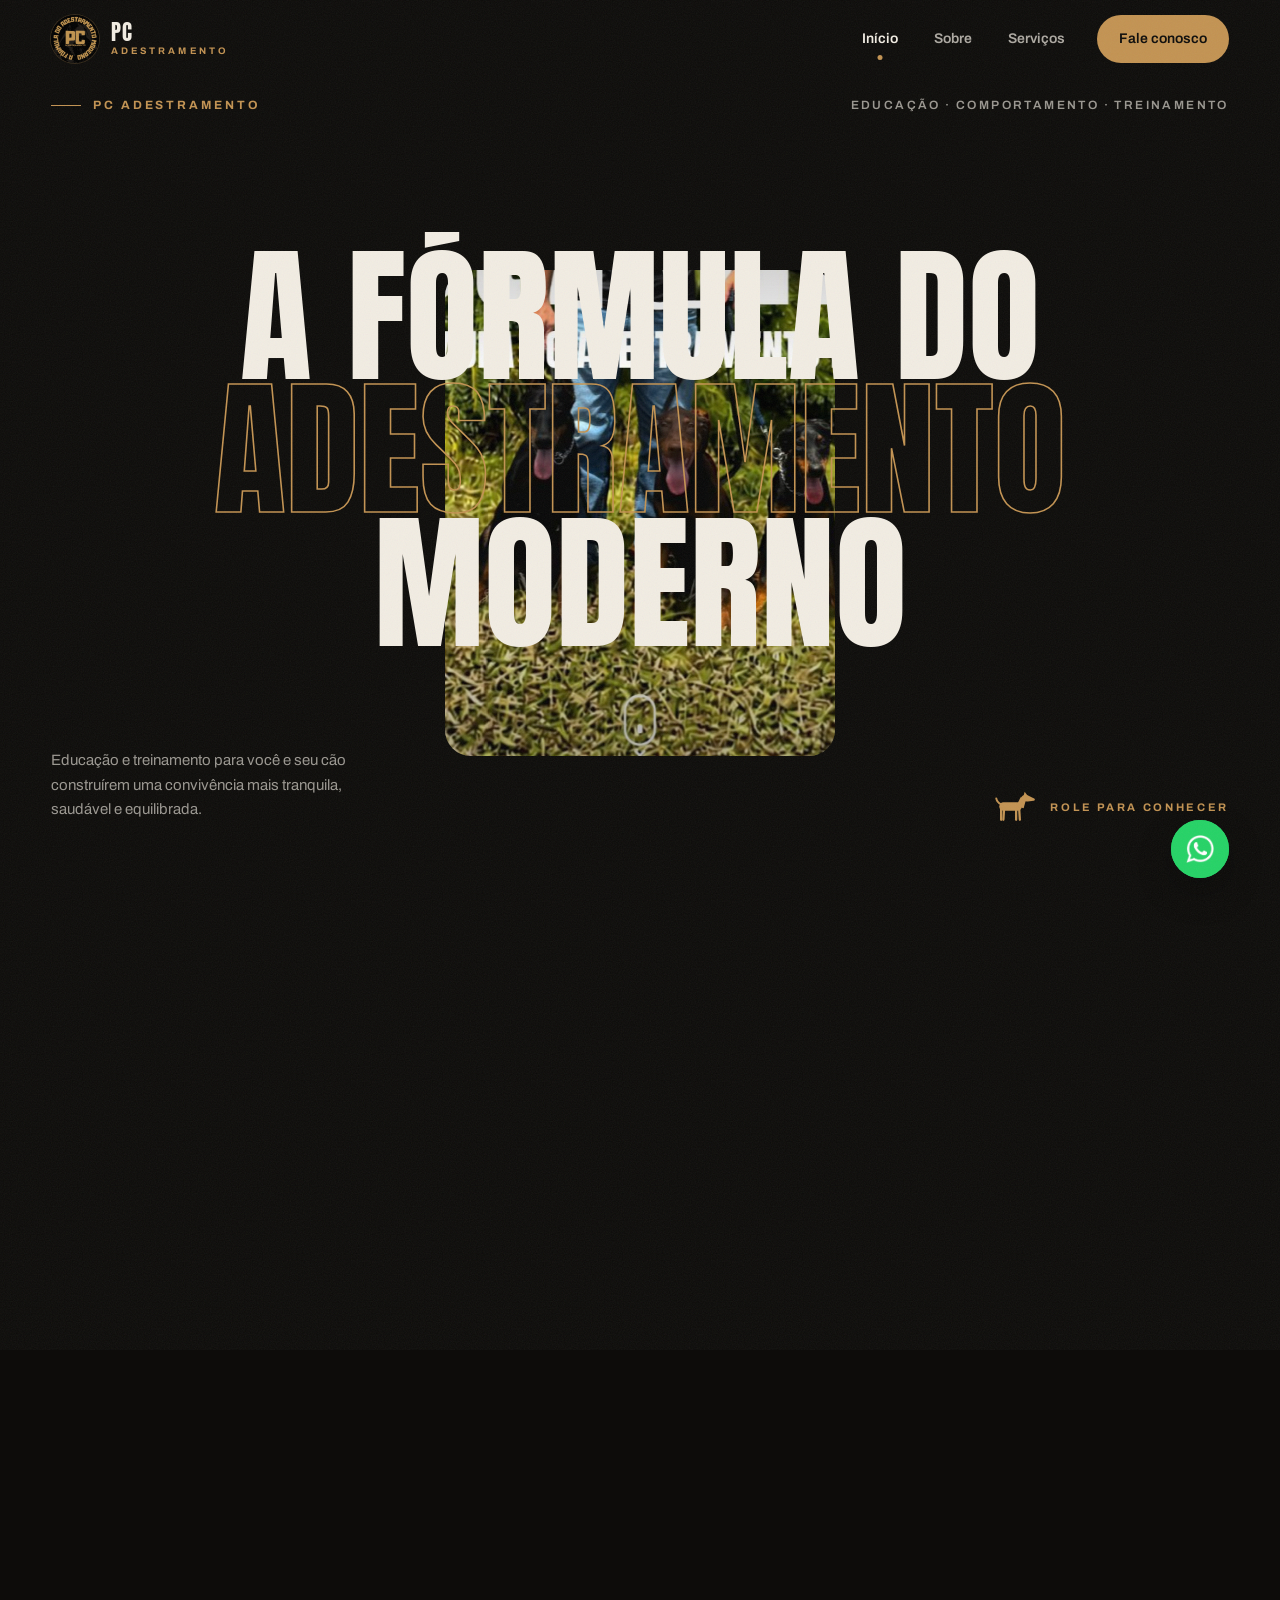
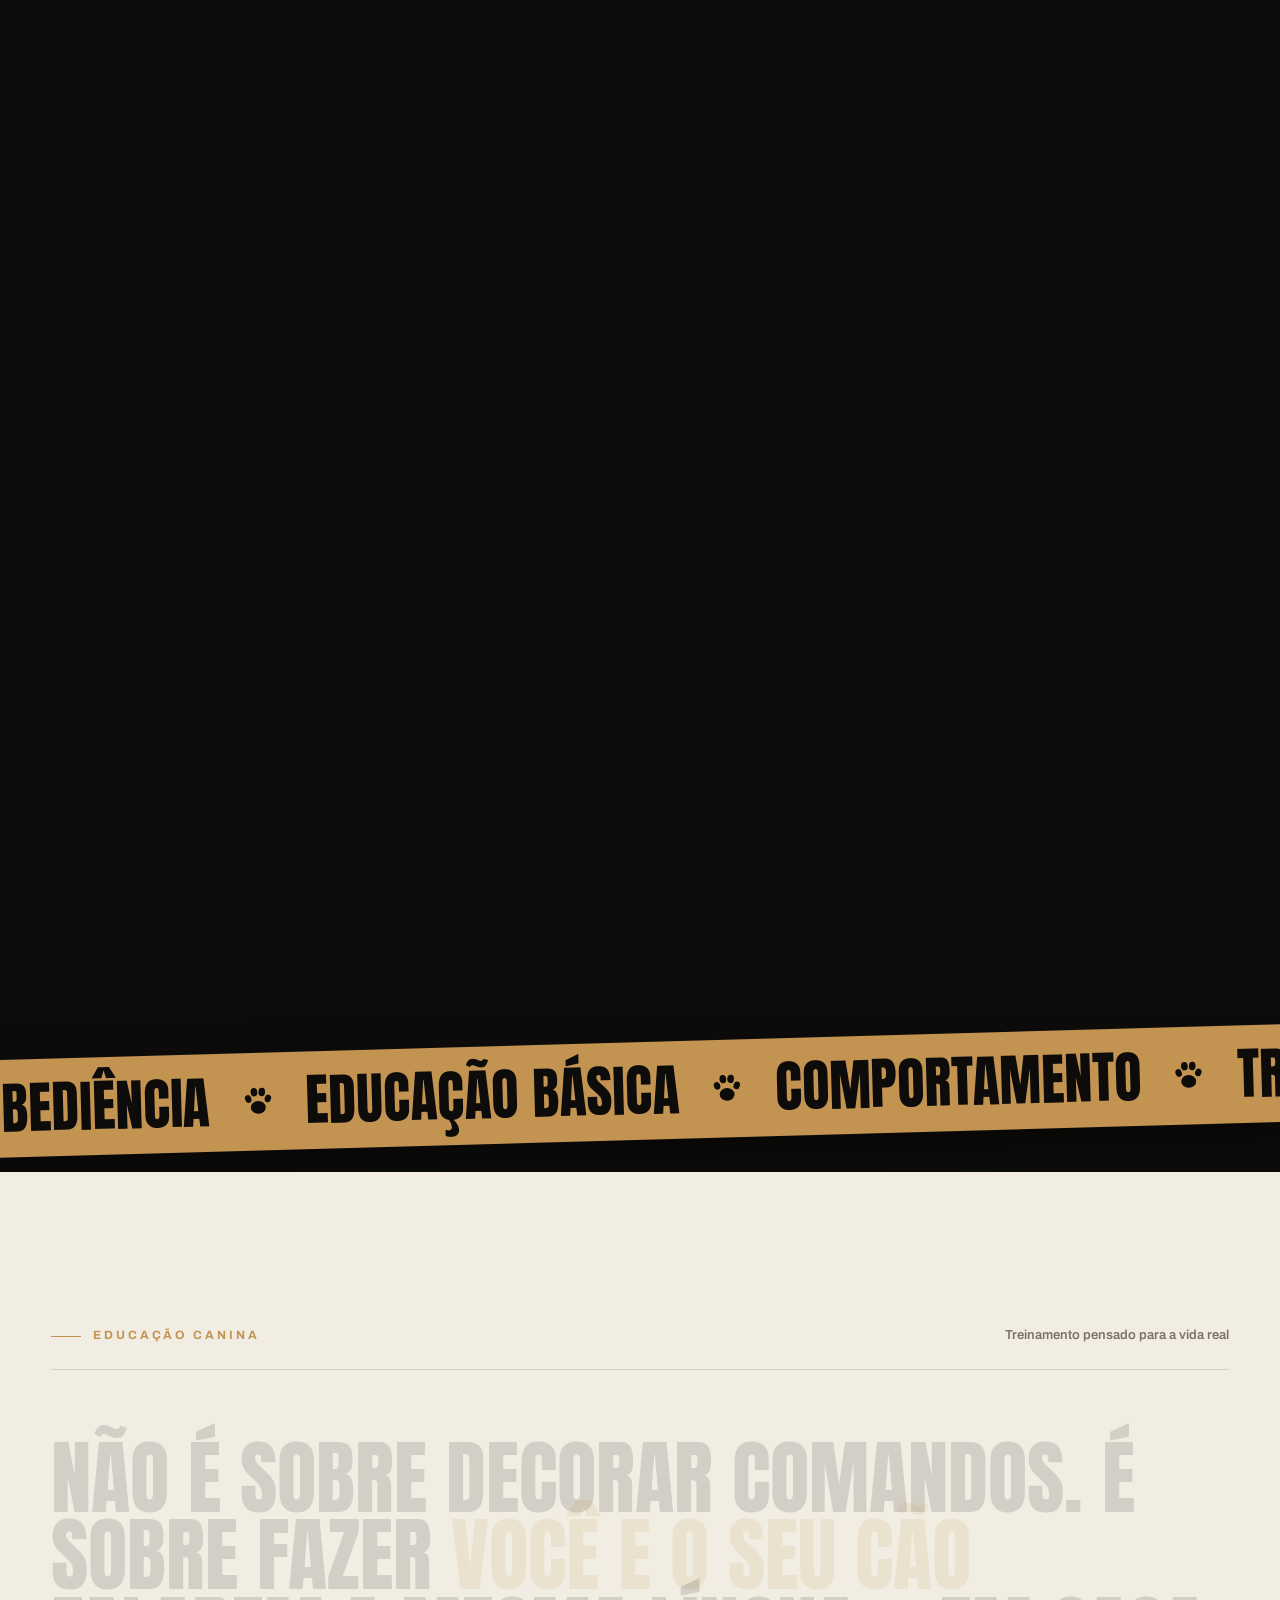
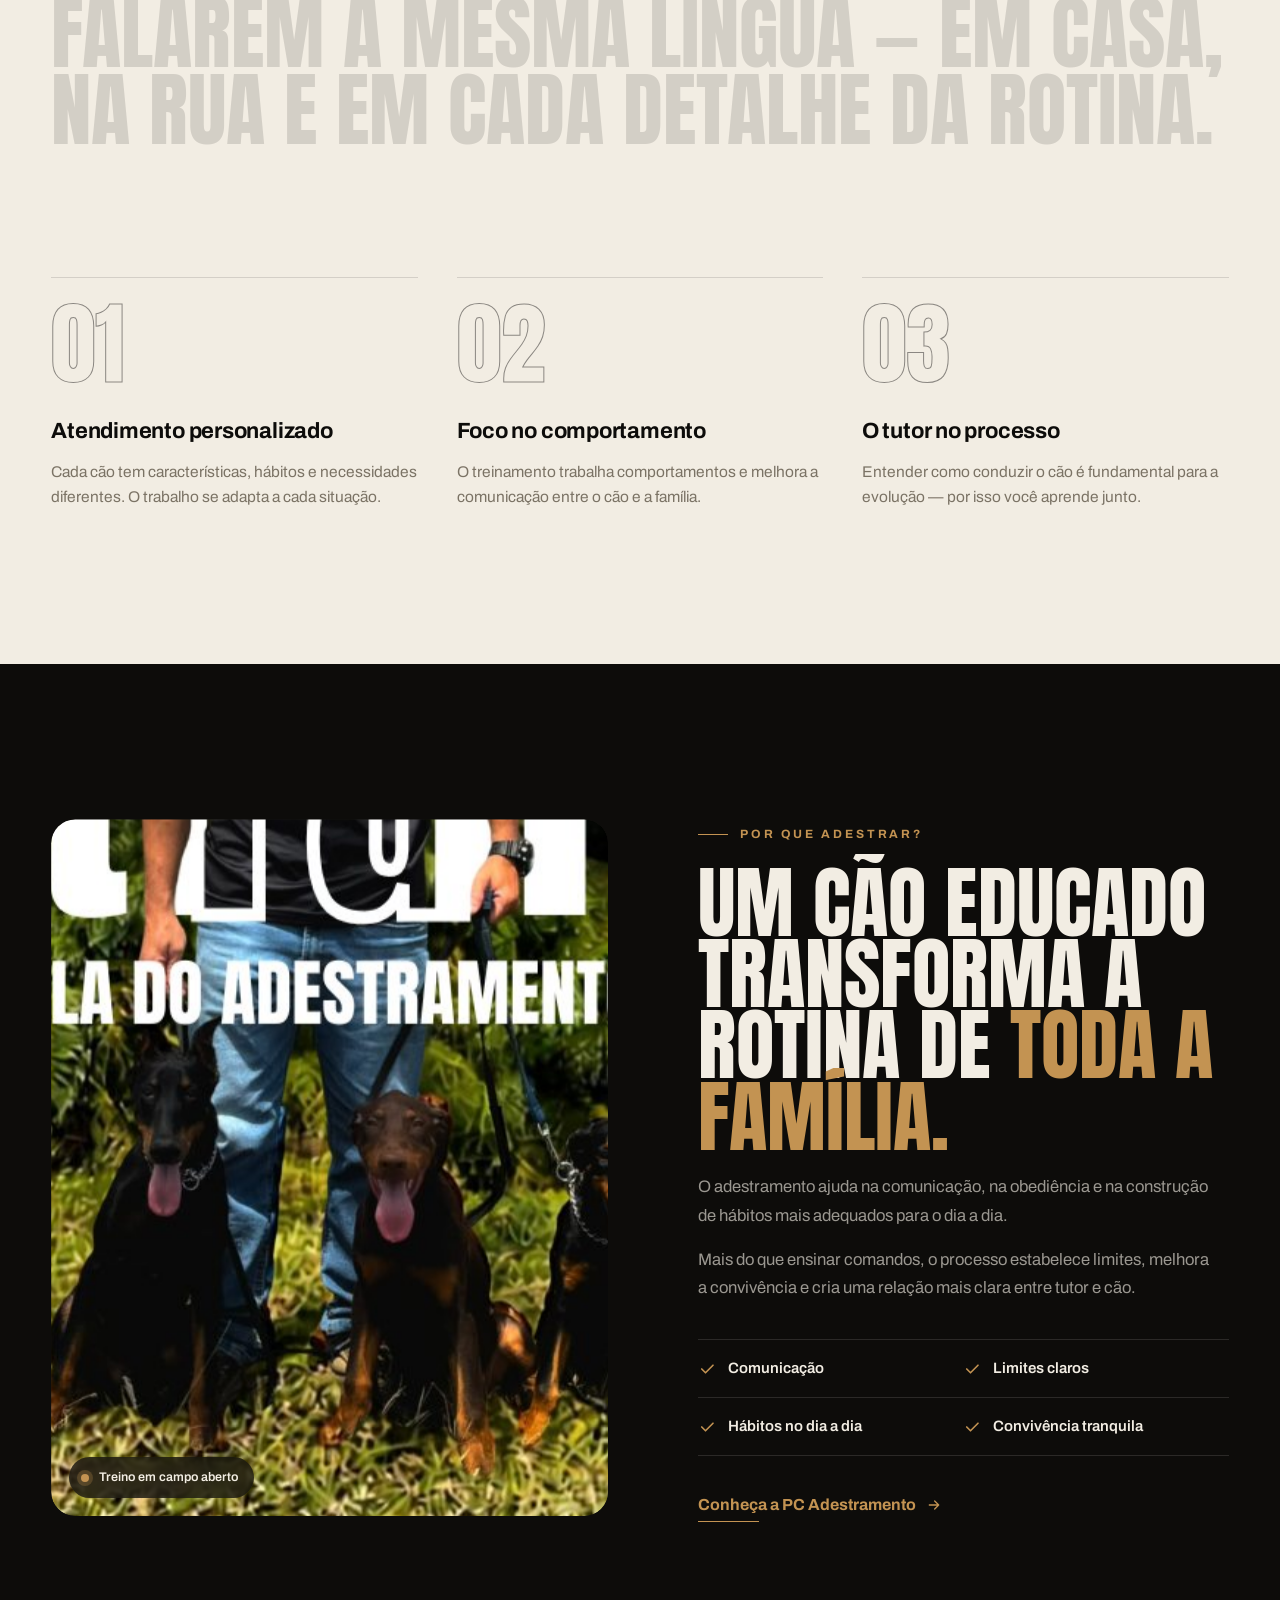
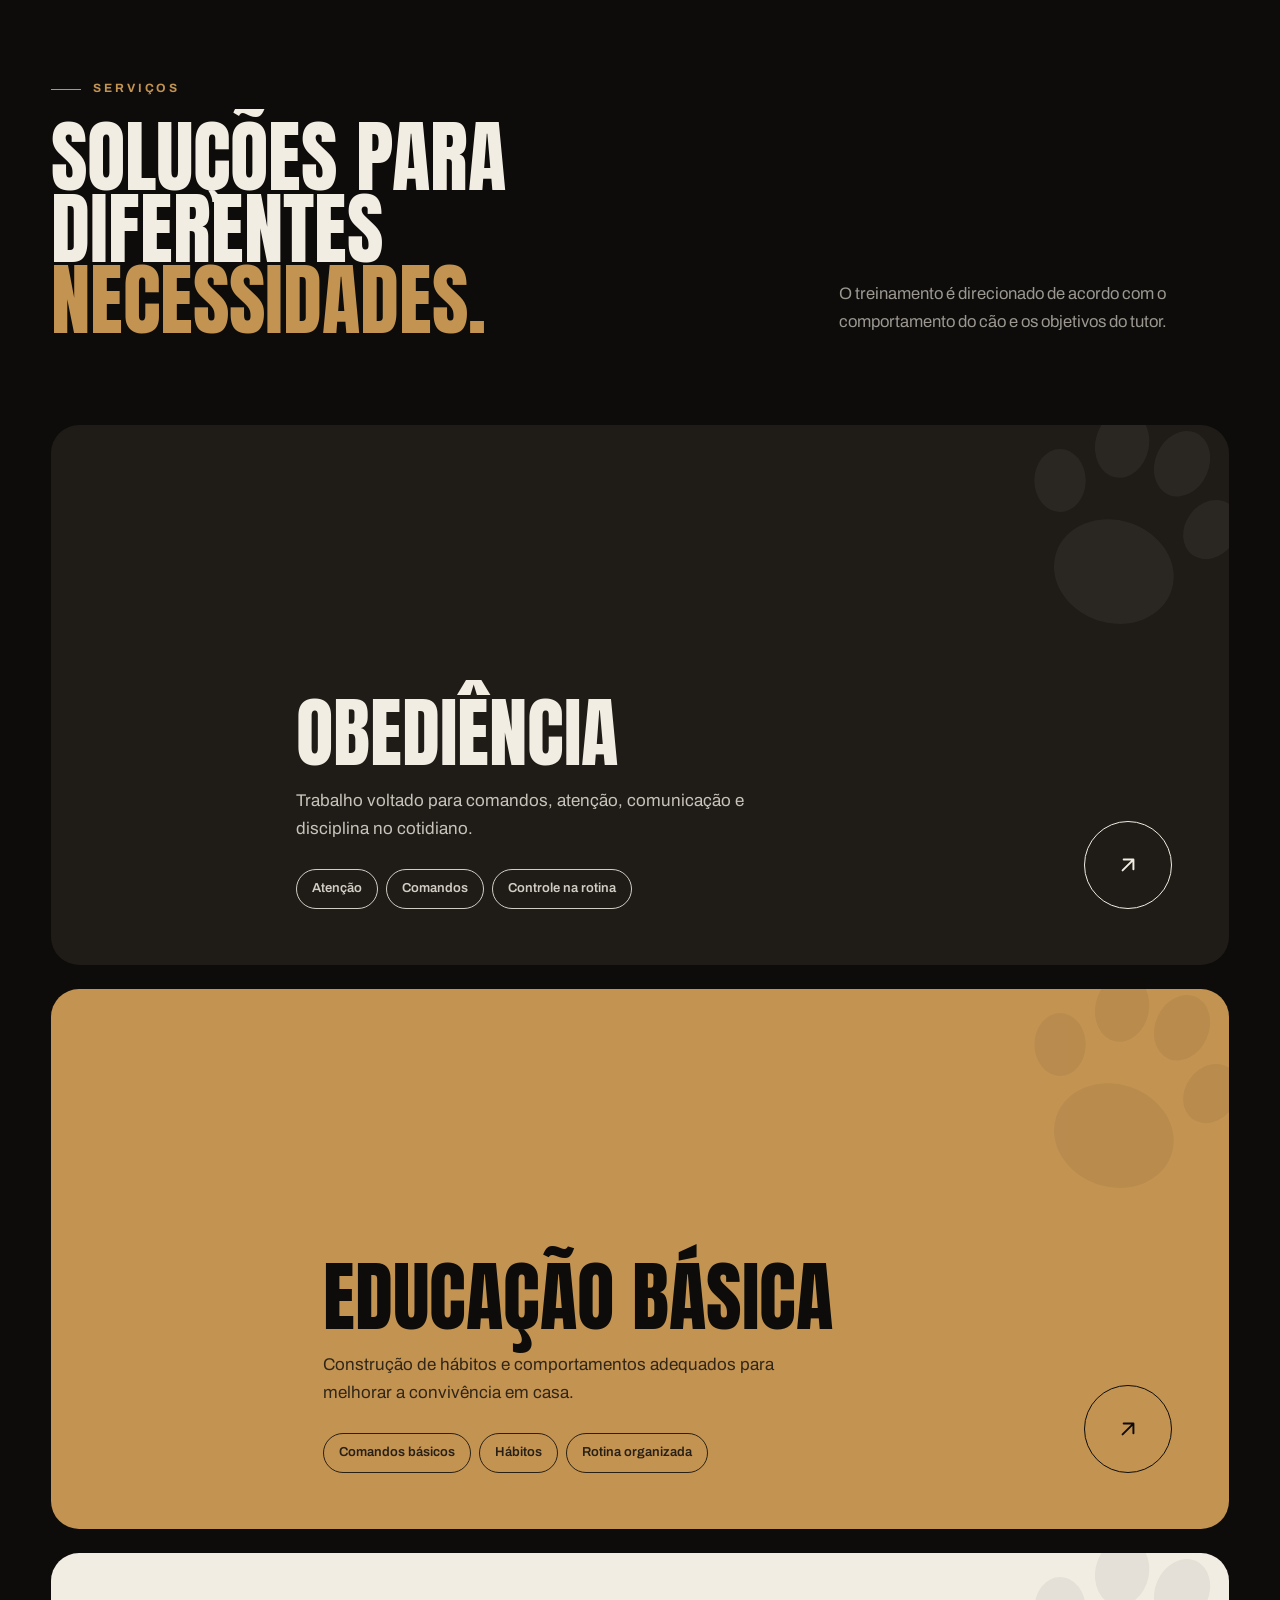
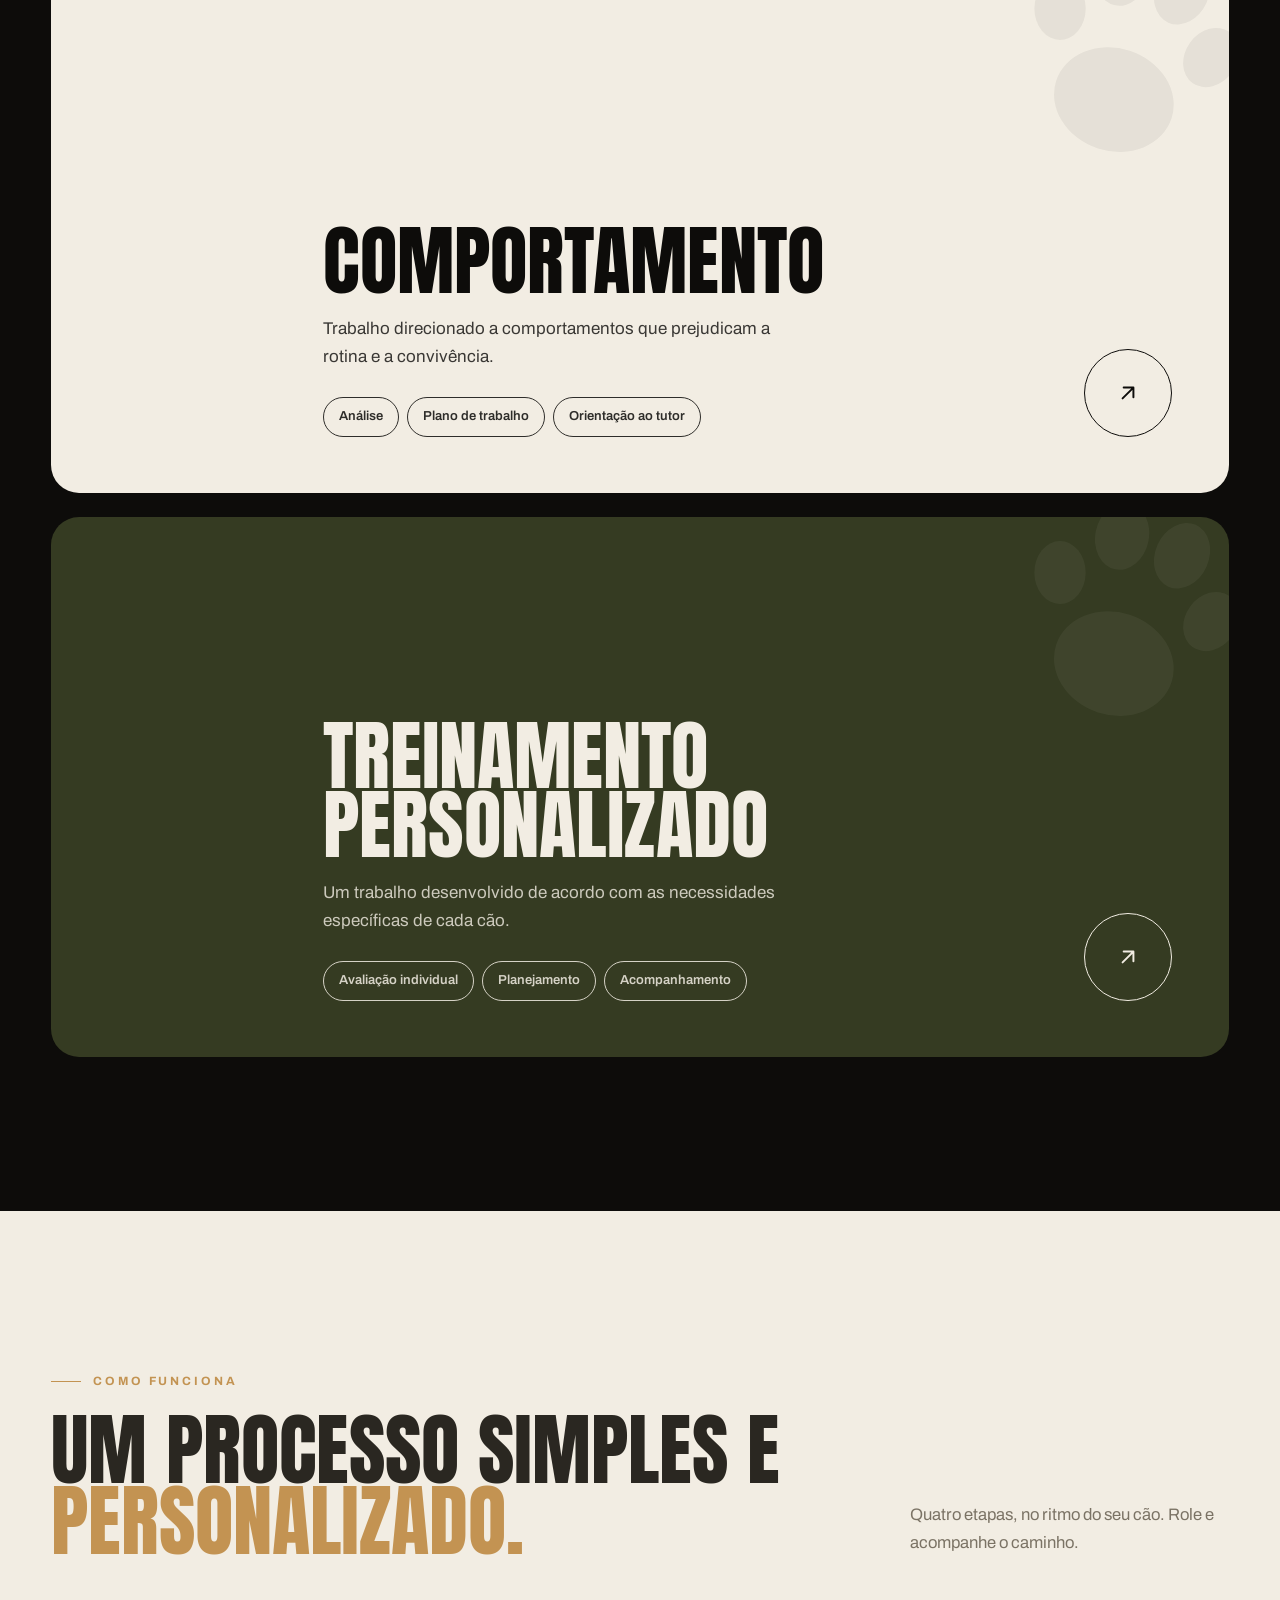
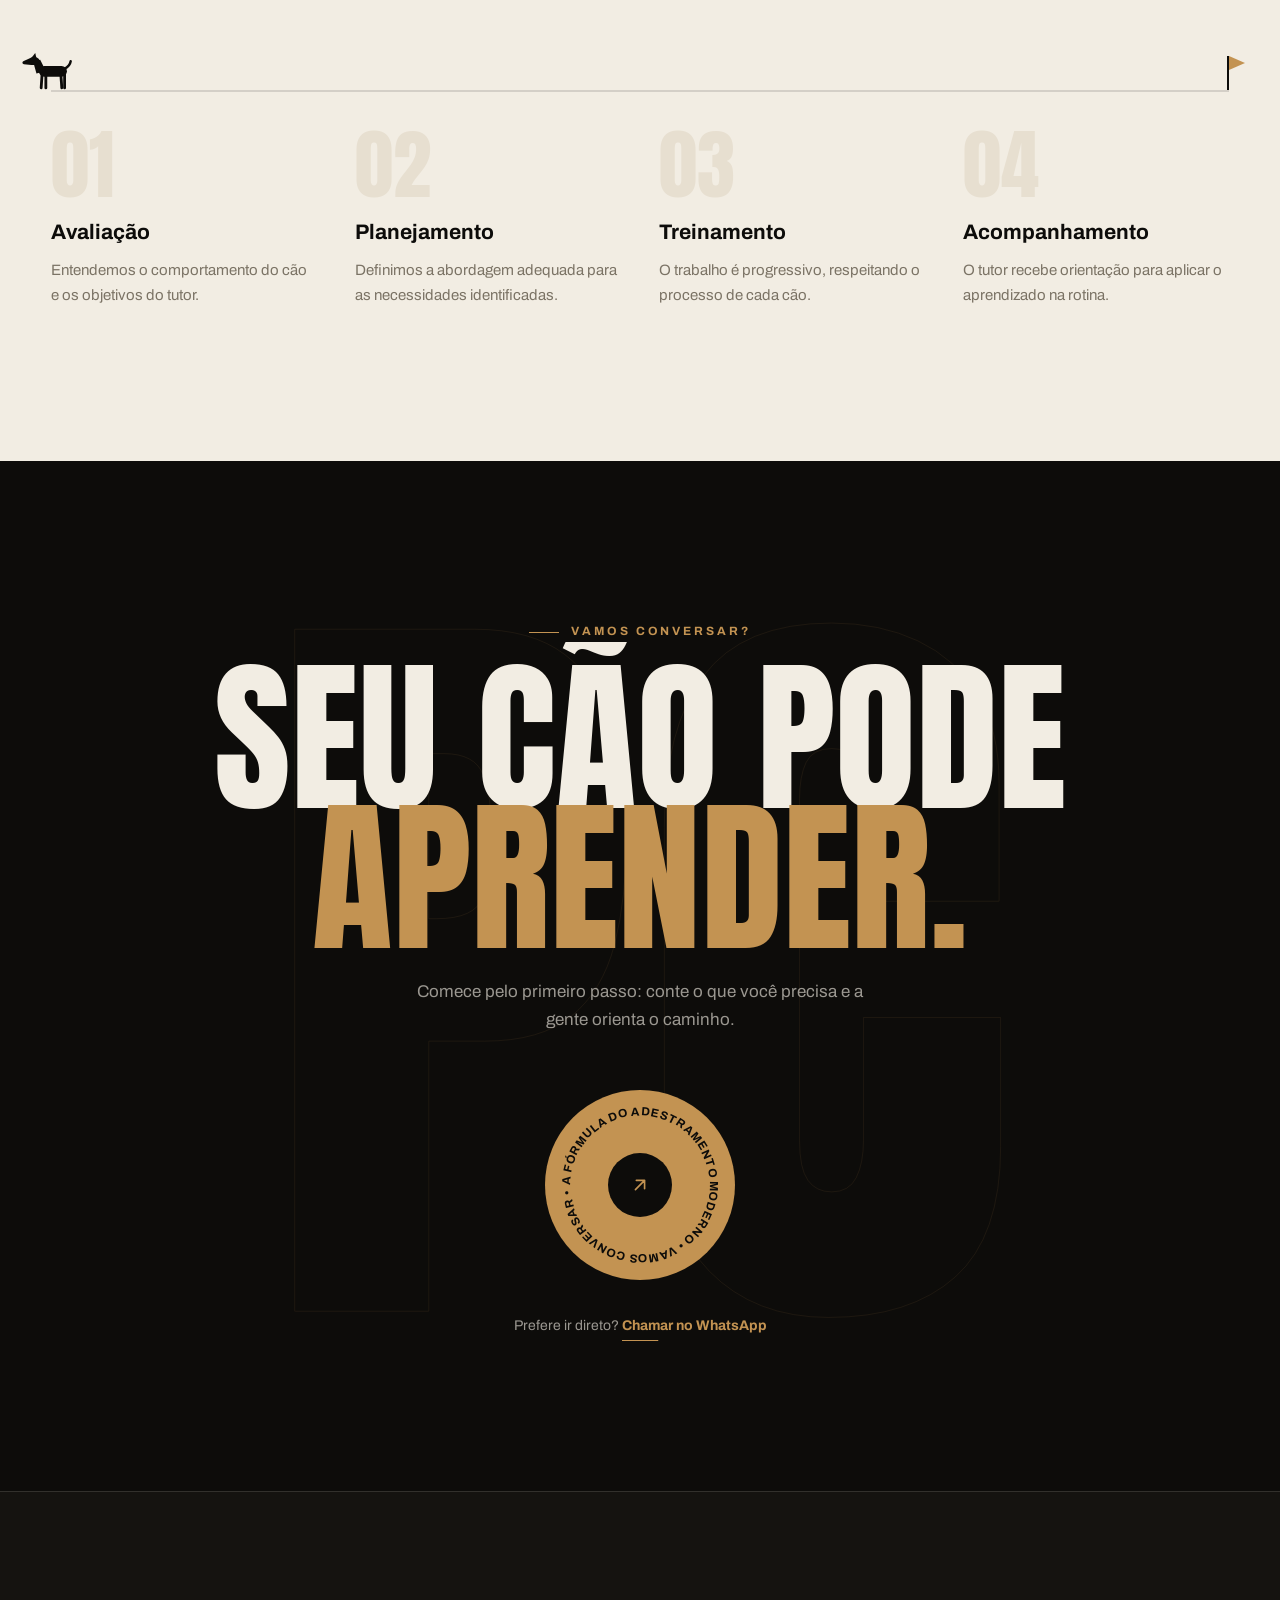
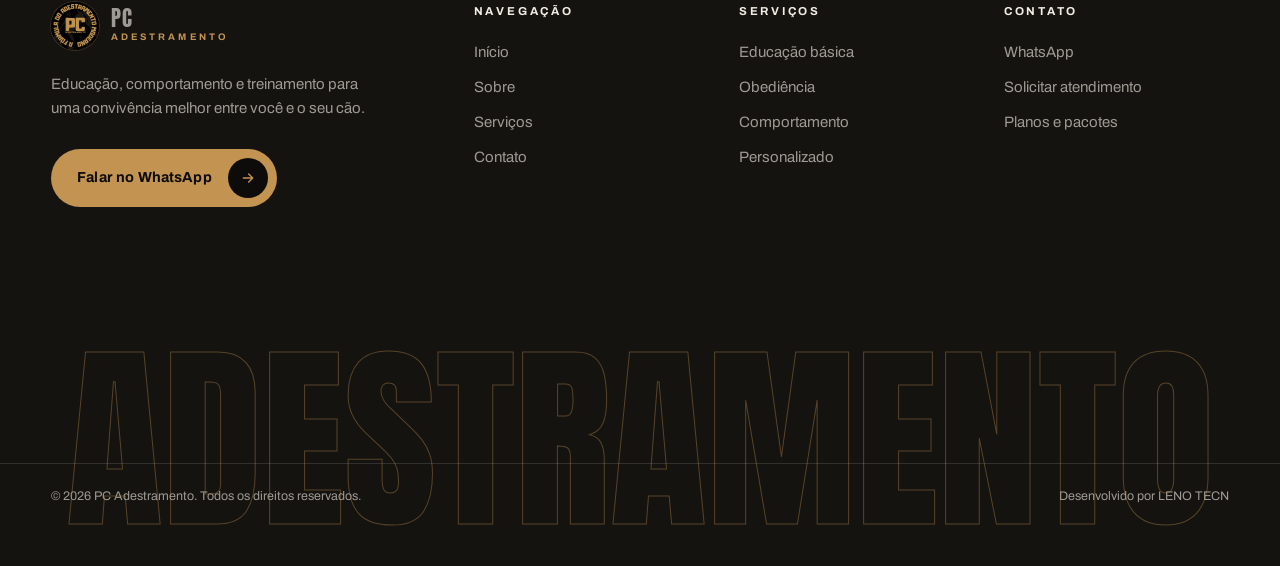
<file: index.html>
<!DOCTYPE html>
<html lang="pt-BR">
<head>
    <meta charset="UTF-8">
    <meta name="viewport" content="width=device-width, initial-scale=1.0">
    <title>PC Adestramento | A fórmula do adestramento moderno</title>
    <meta name="description" content="PC Adestramento — educação, obediência e comportamento canino com atendimento personalizado e o tutor participando de todo o processo.">
    <meta name="theme-color" content="#0d0c0a">
    <meta property="og:title" content="PC Adestramento | A fórmula do adestramento moderno">
    <meta property="og:description" content="PC Adestramento — educação, obediência e comportamento canino com atendimento personalizado e o tutor participando de todo o processo.">
    <meta property="og:image" content="bg1.jpg">
    <link rel="shortcut icon" href="favicon.ico" type="image/x-icon">
    <link rel="preconnect" href="https://fonts.googleapis.com">
    <link rel="preconnect" href="https://fonts.gstatic.com" crossorigin>
    <link rel="stylesheet" href="https://fonts.googleapis.com/css2?family=Anton&family=Archivo:wght@400;500;600;700;800&display=swap">
    <link rel="stylesheet" href="style.css">
    <script>document.documentElement.classList.add('js')</script>
</head>
<body>

<div class="curtain" aria-hidden="true">
    <div class="curtain-mark">
        <span class="brand-mark"><img src="logo-web.png" alt=""></span>
        <span class="dog walk" aria-hidden="true"><svg viewBox="0 0 64 40" width="58" height="36">
  <g class="dog-body" fill="currentColor">
    <path class="tail" d="M17.5 16.5 C13.5 14.5 11.5 11.5 11 8.5" fill="none" stroke="currentColor" stroke-width="2.6" stroke-linecap="round"/>
    <rect x="15" y="13.5" width="30" height="11.5" rx="5.75"/>
    <path d="M37.5 19 L43.5 7 L51 9 L47.5 21.5 Z"/>
    <path d="M44 7.6 C46 3.6 51 2.6 54 5 L61.6 8.6 C63.1 9.4 62.6 11.6 60.9 11.8 L53 12.6 C49 13 45.5 11.6 44 7.6 Z"/>
    <path d="M47.4 5.8 L48.8 -0.4 L52.6 4.6 Z"/>
  </g>
  <g stroke="currentColor" stroke-width="3" stroke-linecap="round">
    <line class="leg l1" x1="41.5" y1="22" x2="42.5" y2="37"/>
    <line class="leg l2" x1="37.5" y1="22" x2="37.5" y2="37"/>
    <line class="leg l3" x1="21.5" y1="22" x2="20.5" y2="37"/>
    <line class="leg l4" x1="17.5" y1="22" x2="17.5" y2="37"/>
  </g>
</svg></span>
    </div>
</div>

<header class="header">
    <div class="wrap header-in">
        <a href="index.html" class="brand" aria-label="PC Adestramento — página inicial">
            <span class="brand-mark"><img src="logo-web.png" alt=""></span>
            <span class="brand-name">PC<small>Adestramento</small></span>
        </a>

        <button class="burger" id="menuToggle" aria-label="Abrir menu" aria-controls="mainNav" aria-expanded="false">
            <span></span><span></span>
        </button>

        <nav class="nav" id="mainNav" aria-label="Principal">
            <a href="index.html" class="active" aria-current="page">Início</a>
            <a href="sobre.html">Sobre</a>
            <a href="servicos.html">Serviços</a>
            <a href="contato.html" class="nav-cta">Fale conosco</a>
            <p class="nav-foot">A fórmula do adestramento moderno.</p>
        </nav>
    </div>
</header>

<div class="leash" aria-hidden="true">
    <div class="leash-track"></div>
    <div class="leash-fill"></div>
    <span class="dog " aria-hidden="true"><svg viewBox="0 0 64 40" width="54" height="34">
  <g class="dog-body" fill="currentColor">
    <path class="tail" d="M17.5 16.5 C13.5 14.5 11.5 11.5 11 8.5" fill="none" stroke="currentColor" stroke-width="2.6" stroke-linecap="round"/>
    <rect x="15" y="13.5" width="30" height="11.5" rx="5.75"/>
    <path d="M37.5 19 L43.5 7 L51 9 L47.5 21.5 Z"/>
    <path d="M44 7.6 C46 3.6 51 2.6 54 5 L61.6 8.6 C63.1 9.4 62.6 11.6 60.9 11.8 L53 12.6 C49 13 45.5 11.6 44 7.6 Z"/>
    <path d="M47.4 5.8 L48.8 -0.4 L52.6 4.6 Z"/>
  </g>
  <g stroke="currentColor" stroke-width="3" stroke-linecap="round">
    <line class="leg l1" x1="41.5" y1="22" x2="42.5" y2="37"/>
    <line class="leg l2" x1="37.5" y1="22" x2="37.5" y2="37"/>
    <line class="leg l3" x1="21.5" y1="22" x2="20.5" y2="37"/>
    <line class="leg l4" x1="17.5" y1="22" x2="17.5" y2="37"/>
  </g>
</svg></span>
    <span class="leash-pct">00%</span>
</div>

<main>

    <section class="xhero" data-xhero>
        <div class="xhero-sticky">

            <figure class="xhero-media">
                <img src="bg1.jpg" alt="Adestrador da PC Adestramento com três dobermanns sentados em um campo" fetchpriority="high">
            </figure>

            <h1 class="xhero-title" aria-label="A fórmula do adestramento moderno">
                <span class="xl" style="--dir:-1"><span>A fórmula do</span></span>
                <span class="xl xl-o" style="--dir:1"><span>adestramento</span></span>
                <span class="xl" style="--dir:-1"><span>moderno</span></span>
            </h1>

            <div class="xhero-meta">
                <div class="xhero-top">
                    <span class="kicker">PC Adestramento</span>
                    <span>Educação · Comportamento · Treinamento</span>
                </div>
                <div class="xhero-bottom">
                    <p>Educação e treinamento para você e seu cão construírem uma convivência mais tranquila, saudável e equilibrada.</p>
                    <div class="xhero-cue"><span class="dog walk" aria-hidden="true"><svg viewBox="0 0 64 40" width="48" height="30">
  <g class="dog-body" fill="currentColor">
    <path class="tail" d="M17.5 16.5 C13.5 14.5 11.5 11.5 11 8.5" fill="none" stroke="currentColor" stroke-width="2.6" stroke-linecap="round"/>
    <rect x="15" y="13.5" width="30" height="11.5" rx="5.75"/>
    <path d="M37.5 19 L43.5 7 L51 9 L47.5 21.5 Z"/>
    <path d="M44 7.6 C46 3.6 51 2.6 54 5 L61.6 8.6 C63.1 9.4 62.6 11.6 60.9 11.8 L53 12.6 C49 13 45.5 11.6 44 7.6 Z"/>
    <path d="M47.4 5.8 L48.8 -0.4 L52.6 4.6 Z"/>
  </g>
  <g stroke="currentColor" stroke-width="3" stroke-linecap="round">
    <line class="leg l1" x1="41.5" y1="22" x2="42.5" y2="37"/>
    <line class="leg l2" x1="37.5" y1="22" x2="37.5" y2="37"/>
    <line class="leg l3" x1="21.5" y1="22" x2="20.5" y2="37"/>
    <line class="leg l4" x1="17.5" y1="22" x2="17.5" y2="37"/>
  </g>
</svg></span><span>Role para conhecer</span></div>
                </div>
            </div>

            <div class="xhero-cap">
                <h2>Mais equilíbrio.<br><em>Mais conexão.</em></h2>
                <div class="xhero-cap-side">
                    <p>O objetivo não é só ensinar comandos. É construir uma comunicação clara entre tutor e cão — na vida real.</p>
                    <div class="btns">
                        <a href="contato.html" class="btn btn-gold" data-magnetic="0.18"><span>Quero saber mais</span><span class="ico"><svg viewBox="0 0 24 24" fill="none" stroke="currentColor" stroke-width="2" stroke-linecap="round" stroke-linejoin="round" aria-hidden="true"><path d="M5 12h14M13 6l6 6-6 6"/></svg></span></a>
                        <a href="servicos.html" class="btn btn-ghost" data-magnetic="0.18"><span>Ver serviços</span><span class="ico"><svg viewBox="0 0 24 24" fill="none" stroke="currentColor" stroke-width="2" stroke-linecap="round" stroke-linejoin="round" aria-hidden="true"><path d="M5 12h14M13 6l6 6-6 6"/></svg></span></a>
                    </div>
                </div>
            </div>

        </div>
    </section>

    <div class="band">
        <div class="marquee"><div class="marquee-track" aria-hidden="true"><span>Obediência<svg viewBox="0 0 24 24" aria-hidden="true"><ellipse cx="12" cy="16.2" rx="5.2" ry="4.4"/><ellipse cx="5.2" cy="10.2" rx="2.2" ry="2.7" transform="rotate(-18 5.2 10.2)"/><ellipse cx="9.3" cy="5.6" rx="2.3" ry="2.9" transform="rotate(-6 9.3 5.6)"/><ellipse cx="14.7" cy="5.6" rx="2.3" ry="2.9" transform="rotate(6 14.7 5.6)"/><ellipse cx="18.8" cy="10.2" rx="2.2" ry="2.7" transform="rotate(18 18.8 10.2)"/></svg></span><span>Educação básica<svg viewBox="0 0 24 24" aria-hidden="true"><ellipse cx="12" cy="16.2" rx="5.2" ry="4.4"/><ellipse cx="5.2" cy="10.2" rx="2.2" ry="2.7" transform="rotate(-18 5.2 10.2)"/><ellipse cx="9.3" cy="5.6" rx="2.3" ry="2.9" transform="rotate(-6 9.3 5.6)"/><ellipse cx="14.7" cy="5.6" rx="2.3" ry="2.9" transform="rotate(6 14.7 5.6)"/><ellipse cx="18.8" cy="10.2" rx="2.2" ry="2.7" transform="rotate(18 18.8 10.2)"/></svg></span><span>Comportamento<svg viewBox="0 0 24 24" aria-hidden="true"><ellipse cx="12" cy="16.2" rx="5.2" ry="4.4"/><ellipse cx="5.2" cy="10.2" rx="2.2" ry="2.7" transform="rotate(-18 5.2 10.2)"/><ellipse cx="9.3" cy="5.6" rx="2.3" ry="2.9" transform="rotate(-6 9.3 5.6)"/><ellipse cx="14.7" cy="5.6" rx="2.3" ry="2.9" transform="rotate(6 14.7 5.6)"/><ellipse cx="18.8" cy="10.2" rx="2.2" ry="2.7" transform="rotate(18 18.8 10.2)"/></svg></span><span>Treinamento personalizado<svg viewBox="0 0 24 24" aria-hidden="true"><ellipse cx="12" cy="16.2" rx="5.2" ry="4.4"/><ellipse cx="5.2" cy="10.2" rx="2.2" ry="2.7" transform="rotate(-18 5.2 10.2)"/><ellipse cx="9.3" cy="5.6" rx="2.3" ry="2.9" transform="rotate(-6 9.3 5.6)"/><ellipse cx="14.7" cy="5.6" rx="2.3" ry="2.9" transform="rotate(6 14.7 5.6)"/><ellipse cx="18.8" cy="10.2" rx="2.2" ry="2.7" transform="rotate(18 18.8 10.2)"/></svg></span><span>Obediência<svg viewBox="0 0 24 24" aria-hidden="true"><ellipse cx="12" cy="16.2" rx="5.2" ry="4.4"/><ellipse cx="5.2" cy="10.2" rx="2.2" ry="2.7" transform="rotate(-18 5.2 10.2)"/><ellipse cx="9.3" cy="5.6" rx="2.3" ry="2.9" transform="rotate(-6 9.3 5.6)"/><ellipse cx="14.7" cy="5.6" rx="2.3" ry="2.9" transform="rotate(6 14.7 5.6)"/><ellipse cx="18.8" cy="10.2" rx="2.2" ry="2.7" transform="rotate(18 18.8 10.2)"/></svg></span><span>Educação básica<svg viewBox="0 0 24 24" aria-hidden="true"><ellipse cx="12" cy="16.2" rx="5.2" ry="4.4"/><ellipse cx="5.2" cy="10.2" rx="2.2" ry="2.7" transform="rotate(-18 5.2 10.2)"/><ellipse cx="9.3" cy="5.6" rx="2.3" ry="2.9" transform="rotate(-6 9.3 5.6)"/><ellipse cx="14.7" cy="5.6" rx="2.3" ry="2.9" transform="rotate(6 14.7 5.6)"/><ellipse cx="18.8" cy="10.2" rx="2.2" ry="2.7" transform="rotate(18 18.8 10.2)"/></svg></span><span>Comportamento<svg viewBox="0 0 24 24" aria-hidden="true"><ellipse cx="12" cy="16.2" rx="5.2" ry="4.4"/><ellipse cx="5.2" cy="10.2" rx="2.2" ry="2.7" transform="rotate(-18 5.2 10.2)"/><ellipse cx="9.3" cy="5.6" rx="2.3" ry="2.9" transform="rotate(-6 9.3 5.6)"/><ellipse cx="14.7" cy="5.6" rx="2.3" ry="2.9" transform="rotate(6 14.7 5.6)"/><ellipse cx="18.8" cy="10.2" rx="2.2" ry="2.7" transform="rotate(18 18.8 10.2)"/></svg></span><span>Treinamento personalizado<svg viewBox="0 0 24 24" aria-hidden="true"><ellipse cx="12" cy="16.2" rx="5.2" ry="4.4"/><ellipse cx="5.2" cy="10.2" rx="2.2" ry="2.7" transform="rotate(-18 5.2 10.2)"/><ellipse cx="9.3" cy="5.6" rx="2.3" ry="2.9" transform="rotate(-6 9.3 5.6)"/><ellipse cx="14.7" cy="5.6" rx="2.3" ry="2.9" transform="rotate(6 14.7 5.6)"/><ellipse cx="18.8" cy="10.2" rx="2.2" ry="2.7" transform="rotate(18 18.8 10.2)"/></svg></span><span>Obediência<svg viewBox="0 0 24 24" aria-hidden="true"><ellipse cx="12" cy="16.2" rx="5.2" ry="4.4"/><ellipse cx="5.2" cy="10.2" rx="2.2" ry="2.7" transform="rotate(-18 5.2 10.2)"/><ellipse cx="9.3" cy="5.6" rx="2.3" ry="2.9" transform="rotate(-6 9.3 5.6)"/><ellipse cx="14.7" cy="5.6" rx="2.3" ry="2.9" transform="rotate(6 14.7 5.6)"/><ellipse cx="18.8" cy="10.2" rx="2.2" ry="2.7" transform="rotate(18 18.8 10.2)"/></svg></span><span>Educação básica<svg viewBox="0 0 24 24" aria-hidden="true"><ellipse cx="12" cy="16.2" rx="5.2" ry="4.4"/><ellipse cx="5.2" cy="10.2" rx="2.2" ry="2.7" transform="rotate(-18 5.2 10.2)"/><ellipse cx="9.3" cy="5.6" rx="2.3" ry="2.9" transform="rotate(-6 9.3 5.6)"/><ellipse cx="14.7" cy="5.6" rx="2.3" ry="2.9" transform="rotate(6 14.7 5.6)"/><ellipse cx="18.8" cy="10.2" rx="2.2" ry="2.7" transform="rotate(18 18.8 10.2)"/></svg></span><span>Comportamento<svg viewBox="0 0 24 24" aria-hidden="true"><ellipse cx="12" cy="16.2" rx="5.2" ry="4.4"/><ellipse cx="5.2" cy="10.2" rx="2.2" ry="2.7" transform="rotate(-18 5.2 10.2)"/><ellipse cx="9.3" cy="5.6" rx="2.3" ry="2.9" transform="rotate(-6 9.3 5.6)"/><ellipse cx="14.7" cy="5.6" rx="2.3" ry="2.9" transform="rotate(6 14.7 5.6)"/><ellipse cx="18.8" cy="10.2" rx="2.2" ry="2.7" transform="rotate(18 18.8 10.2)"/></svg></span><span>Treinamento personalizado<svg viewBox="0 0 24 24" aria-hidden="true"><ellipse cx="12" cy="16.2" rx="5.2" ry="4.4"/><ellipse cx="5.2" cy="10.2" rx="2.2" ry="2.7" transform="rotate(-18 5.2 10.2)"/><ellipse cx="9.3" cy="5.6" rx="2.3" ry="2.9" transform="rotate(-6 9.3 5.6)"/><ellipse cx="14.7" cy="5.6" rx="2.3" ry="2.9" transform="rotate(6 14.7 5.6)"/><ellipse cx="18.8" cy="10.2" rx="2.2" ry="2.7" transform="rotate(18 18.8 10.2)"/></svg></span><span>Obediência<svg viewBox="0 0 24 24" aria-hidden="true"><ellipse cx="12" cy="16.2" rx="5.2" ry="4.4"/><ellipse cx="5.2" cy="10.2" rx="2.2" ry="2.7" transform="rotate(-18 5.2 10.2)"/><ellipse cx="9.3" cy="5.6" rx="2.3" ry="2.9" transform="rotate(-6 9.3 5.6)"/><ellipse cx="14.7" cy="5.6" rx="2.3" ry="2.9" transform="rotate(6 14.7 5.6)"/><ellipse cx="18.8" cy="10.2" rx="2.2" ry="2.7" transform="rotate(18 18.8 10.2)"/></svg></span><span>Educação básica<svg viewBox="0 0 24 24" aria-hidden="true"><ellipse cx="12" cy="16.2" rx="5.2" ry="4.4"/><ellipse cx="5.2" cy="10.2" rx="2.2" ry="2.7" transform="rotate(-18 5.2 10.2)"/><ellipse cx="9.3" cy="5.6" rx="2.3" ry="2.9" transform="rotate(-6 9.3 5.6)"/><ellipse cx="14.7" cy="5.6" rx="2.3" ry="2.9" transform="rotate(6 14.7 5.6)"/><ellipse cx="18.8" cy="10.2" rx="2.2" ry="2.7" transform="rotate(18 18.8 10.2)"/></svg></span><span>Comportamento<svg viewBox="0 0 24 24" aria-hidden="true"><ellipse cx="12" cy="16.2" rx="5.2" ry="4.4"/><ellipse cx="5.2" cy="10.2" rx="2.2" ry="2.7" transform="rotate(-18 5.2 10.2)"/><ellipse cx="9.3" cy="5.6" rx="2.3" ry="2.9" transform="rotate(-6 9.3 5.6)"/><ellipse cx="14.7" cy="5.6" rx="2.3" ry="2.9" transform="rotate(6 14.7 5.6)"/><ellipse cx="18.8" cy="10.2" rx="2.2" ry="2.7" transform="rotate(18 18.8 10.2)"/></svg></span><span>Treinamento personalizado<svg viewBox="0 0 24 24" aria-hidden="true"><ellipse cx="12" cy="16.2" rx="5.2" ry="4.4"/><ellipse cx="5.2" cy="10.2" rx="2.2" ry="2.7" transform="rotate(-18 5.2 10.2)"/><ellipse cx="9.3" cy="5.6" rx="2.3" ry="2.9" transform="rotate(-6 9.3 5.6)"/><ellipse cx="14.7" cy="5.6" rx="2.3" ry="2.9" transform="rotate(6 14.7 5.6)"/><ellipse cx="18.8" cy="10.2" rx="2.2" ry="2.7" transform="rotate(18 18.8 10.2)"/></svg></span></div></div>
    </div>

    <section class="sec bone">
        <div class="wrap">
            <div class="manifesto-head" data-reveal>
                <span class="kicker">Educação canina</span>
                <span>Treinamento pensado para a vida real</span>
            </div>

            <p class="scrub" data-scrub>
                Não é sobre decorar comandos. É sobre fazer <em>você e o seu cão</em>
                falarem a mesma língua — em casa, na rua e em cada detalhe da rotina.
            </p>

            <div class="pillars">
                <article class="pillar" data-reveal>
                    <span class="pillar-n">01</span>
                    <h3>Atendimento personalizado</h3>
                    <p>Cada cão tem características, hábitos e necessidades diferentes. O trabalho se adapta a cada situação.</p>
                </article>
                <article class="pillar" data-reveal style="--d:120ms">
                    <span class="pillar-n">02</span>
                    <h3>Foco no comportamento</h3>
                    <p>O treinamento trabalha comportamentos e melhora a comunicação entre o cão e a família.</p>
                </article>
                <article class="pillar" data-reveal style="--d:240ms">
                    <span class="pillar-n">03</span>
                    <h3>O tutor no processo</h3>
                    <p>Entender como conduzir o cão é fundamental para a evolução — por isso você aprende junto.</p>
                </article>
            </div>
        </div>
    </section>

    <section class="sec dark">
        <div class="wrap split">
            <figure class="photo" data-reveal="clip" style="--z:1.9;--zo:50% 80%">
                <div class="px" data-parallax="0.12"><img src="bg1.jpg" alt="Três dobermanns sentados lado a lado durante o treino" loading="lazy"></div>
                <figcaption class="photo-tag"><i></i>Treino em campo aberto</figcaption>
            </figure>

            <div class="split-body">
                <span class="kicker" data-reveal>Por que adestrar?</span>
                <h2 class="h2" data-split>Um cão educado transforma a rotina de <em>toda a família.</em></h2>
                <p class="lead" data-reveal style="--d:150ms">O adestramento ajuda na comunicação, na obediência e na construção de hábitos mais adequados para o dia a dia.</p>
                <p class="lead" data-reveal style="--d:250ms">Mais do que ensinar comandos, o processo estabelece limites, melhora a convivência e cria uma relação mais clara entre tutor e cão.</p>
                <ul class="ticks" data-reveal style="--d:350ms">
                    <li><svg viewBox="0 0 24 24" fill="none" stroke="currentColor" stroke-width="2.2" stroke-linecap="round" stroke-linejoin="round" aria-hidden="true"><path d="m5 12 5 5L20 7"/></svg>Comunicação</li>
                    <li><svg viewBox="0 0 24 24" fill="none" stroke="currentColor" stroke-width="2.2" stroke-linecap="round" stroke-linejoin="round" aria-hidden="true"><path d="m5 12 5 5L20 7"/></svg>Limites claros</li>
                    <li><svg viewBox="0 0 24 24" fill="none" stroke="currentColor" stroke-width="2.2" stroke-linecap="round" stroke-linejoin="round" aria-hidden="true"><path d="m5 12 5 5L20 7"/></svg>Hábitos no dia a dia</li>
                    <li><svg viewBox="0 0 24 24" fill="none" stroke="currentColor" stroke-width="2.2" stroke-linecap="round" stroke-linejoin="round" aria-hidden="true"><path d="m5 12 5 5L20 7"/></svg>Convivência tranquila</li>
                </ul>
                <a href="sobre.html" class="link-u" data-reveal style="--d:450ms">Conheça a PC Adestramento <svg width="16" height="16" viewBox="0 0 24 24" fill="none" stroke="currentColor" stroke-width="2" stroke-linecap="round" stroke-linejoin="round" aria-hidden="true"><path d="M5 12h14M13 6l6 6-6 6"/></svg></a>
            </div>
        </div>
    </section>

    <section class="sec dark" style="padding-top:0">
        <div class="wrap">
            <div class="sec-head">
                <div>
                    <span class="kicker" data-reveal>Serviços</span>
                    <h2 class="h2" data-split>Soluções para diferentes <em>necessidades.</em></h2>
                </div>
                <p class="lead" data-reveal style="--d:200ms">O treinamento é direcionado de acordo com o comportamento do cão e os objetivos do tutor.</p>
            </div>

            <div class="stack">
                <article class="scard" style="--i:0">
                    <svg class="scard-paw" viewBox="0 0 24 24" aria-hidden="true"><ellipse cx="12" cy="16.2" rx="5.2" ry="4.4"/><ellipse cx="5.2" cy="10.2" rx="2.2" ry="2.7" transform="rotate(-18 5.2 10.2)"/><ellipse cx="9.3" cy="5.6" rx="2.3" ry="2.9" transform="rotate(-6 9.3 5.6)"/><ellipse cx="14.7" cy="5.6" rx="2.3" ry="2.9" transform="rotate(6 14.7 5.6)"/><ellipse cx="18.8" cy="10.2" rx="2.2" ry="2.7" transform="rotate(18 18.8 10.2)"/></svg>
                    <span class="scard-n" aria-hidden="true">01</span>
                    <div class="scard-body">
                        <h3>Obediência</h3>
                        <p>Trabalho voltado para comandos, atenção, comunicação e disciplina no cotidiano.</p>
                        <ul class="chips"><li>Atenção</li><li>Comandos</li><li>Controle na rotina</li></ul>
                    </div>
                    <a href="servicos.html#obediencia" class="scard-go" aria-label="Saiba mais sobre Obediência"><svg viewBox="0 0 24 24" fill="none" stroke="currentColor" stroke-width="1.8" stroke-linecap="round" stroke-linejoin="round" aria-hidden="true"><path d="M7 17 17 7M8 7h9v9"/></svg></a>
                </article>
                <article class="scard" style="--i:1">
                    <svg class="scard-paw" viewBox="0 0 24 24" aria-hidden="true"><ellipse cx="12" cy="16.2" rx="5.2" ry="4.4"/><ellipse cx="5.2" cy="10.2" rx="2.2" ry="2.7" transform="rotate(-18 5.2 10.2)"/><ellipse cx="9.3" cy="5.6" rx="2.3" ry="2.9" transform="rotate(-6 9.3 5.6)"/><ellipse cx="14.7" cy="5.6" rx="2.3" ry="2.9" transform="rotate(6 14.7 5.6)"/><ellipse cx="18.8" cy="10.2" rx="2.2" ry="2.7" transform="rotate(18 18.8 10.2)"/></svg>
                    <span class="scard-n" aria-hidden="true">02</span>
                    <div class="scard-body">
                        <h3>Educação básica</h3>
                        <p>Construção de hábitos e comportamentos adequados para melhorar a convivência em casa.</p>
                        <ul class="chips"><li>Comandos básicos</li><li>Hábitos</li><li>Rotina organizada</li></ul>
                    </div>
                    <a href="servicos.html#educacao-basica" class="scard-go" aria-label="Saiba mais sobre Educação básica"><svg viewBox="0 0 24 24" fill="none" stroke="currentColor" stroke-width="1.8" stroke-linecap="round" stroke-linejoin="round" aria-hidden="true"><path d="M7 17 17 7M8 7h9v9"/></svg></a>
                </article>
                <article class="scard" style="--i:2">
                    <svg class="scard-paw" viewBox="0 0 24 24" aria-hidden="true"><ellipse cx="12" cy="16.2" rx="5.2" ry="4.4"/><ellipse cx="5.2" cy="10.2" rx="2.2" ry="2.7" transform="rotate(-18 5.2 10.2)"/><ellipse cx="9.3" cy="5.6" rx="2.3" ry="2.9" transform="rotate(-6 9.3 5.6)"/><ellipse cx="14.7" cy="5.6" rx="2.3" ry="2.9" transform="rotate(6 14.7 5.6)"/><ellipse cx="18.8" cy="10.2" rx="2.2" ry="2.7" transform="rotate(18 18.8 10.2)"/></svg>
                    <span class="scard-n" aria-hidden="true">03</span>
                    <div class="scard-body">
                        <h3>Comportamento</h3>
                        <p>Trabalho direcionado a comportamentos que prejudicam a rotina e a convivência.</p>
                        <ul class="chips"><li>Análise</li><li>Plano de trabalho</li><li>Orientação ao tutor</li></ul>
                    </div>
                    <a href="servicos.html#comportamento" class="scard-go" aria-label="Saiba mais sobre Comportamento"><svg viewBox="0 0 24 24" fill="none" stroke="currentColor" stroke-width="1.8" stroke-linecap="round" stroke-linejoin="round" aria-hidden="true"><path d="M7 17 17 7M8 7h9v9"/></svg></a>
                </article>
                <article class="scard" style="--i:3">
                    <svg class="scard-paw" viewBox="0 0 24 24" aria-hidden="true"><ellipse cx="12" cy="16.2" rx="5.2" ry="4.4"/><ellipse cx="5.2" cy="10.2" rx="2.2" ry="2.7" transform="rotate(-18 5.2 10.2)"/><ellipse cx="9.3" cy="5.6" rx="2.3" ry="2.9" transform="rotate(-6 9.3 5.6)"/><ellipse cx="14.7" cy="5.6" rx="2.3" ry="2.9" transform="rotate(6 14.7 5.6)"/><ellipse cx="18.8" cy="10.2" rx="2.2" ry="2.7" transform="rotate(18 18.8 10.2)"/></svg>
                    <span class="scard-n" aria-hidden="true">04</span>
                    <div class="scard-body">
                        <h3>Treinamento personalizado</h3>
                        <p>Um trabalho desenvolvido de acordo com as necessidades específicas de cada cão.</p>
                        <ul class="chips"><li>Avaliação individual</li><li>Planejamento</li><li>Acompanhamento</li></ul>
                    </div>
                    <a href="servicos.html#personalizado" class="scard-go" aria-label="Saiba mais sobre Treinamento personalizado"><svg viewBox="0 0 24 24" fill="none" stroke="currentColor" stroke-width="1.8" stroke-linecap="round" stroke-linejoin="round" aria-hidden="true"><path d="M7 17 17 7M8 7h9v9"/></svg></a>
                </article>
            </div>
        </div>
    </section>

    <section class="sec bone" data-track>
        <div class="wrap">
            <div class="sec-head">
                <div>
                    <span class="kicker" data-reveal>Como funciona</span>
                    <h2 class="h2" data-split>Um processo simples e <em>personalizado.</em></h2>
                </div>
                <p class="lead" data-reveal style="--d:200ms">Quatro etapas, no ritmo do seu cão. Role e acompanhe o caminho.</p>
            </div>

            <div class="track" aria-hidden="true">
                <div class="track-line"></div>
                <div class="track-fill"></div>
                <div class="track-flag"></div>
                <span class="dog " aria-hidden="true"><svg viewBox="0 0 64 40" width="60" height="38">
  <g class="dog-body" fill="currentColor">
    <path class="tail" d="M17.5 16.5 C13.5 14.5 11.5 11.5 11 8.5" fill="none" stroke="currentColor" stroke-width="2.6" stroke-linecap="round"/>
    <rect x="15" y="13.5" width="30" height="11.5" rx="5.75"/>
    <path d="M37.5 19 L43.5 7 L51 9 L47.5 21.5 Z"/>
    <path d="M44 7.6 C46 3.6 51 2.6 54 5 L61.6 8.6 C63.1 9.4 62.6 11.6 60.9 11.8 L53 12.6 C49 13 45.5 11.6 44 7.6 Z"/>
    <path d="M47.4 5.8 L48.8 -0.4 L52.6 4.6 Z"/>
  </g>
  <g stroke="currentColor" stroke-width="3" stroke-linecap="round">
    <line class="leg l1" x1="41.5" y1="22" x2="42.5" y2="37"/>
    <line class="leg l2" x1="37.5" y1="22" x2="37.5" y2="37"/>
    <line class="leg l3" x1="21.5" y1="22" x2="20.5" y2="37"/>
    <line class="leg l4" x1="17.5" y1="22" x2="17.5" y2="37"/>
  </g>
</svg></span>
            </div>

            <div class="steps">
                <article class="step" data-reveal>
                    <span class="step-n">01</span>
                    <h3>Avaliação</h3>
                    <p>Entendemos o comportamento do cão e os objetivos do tutor.</p>
                </article>
                <article class="step" data-reveal style="--d:100ms">
                    <span class="step-n">02</span>
                    <h3>Planejamento</h3>
                    <p>Definimos a abordagem adequada para as necessidades identificadas.</p>
                </article>
                <article class="step" data-reveal style="--d:200ms">
                    <span class="step-n">03</span>
                    <h3>Treinamento</h3>
                    <p>O trabalho é progressivo, respeitando o processo de cada cão.</p>
                </article>
                <article class="step" data-reveal style="--d:300ms">
                    <span class="step-n">04</span>
                    <h3>Acompanhamento</h3>
                    <p>O tutor recebe orientação para aplicar o aprendizado na rotina.</p>
                </article>
            </div>
        </div>
    </section>

    <section class="cta sec">
        <div class="cta-bg" aria-hidden="true">PC</div>
        <div class="wrap">
            <span class="kicker" data-reveal>Vamos conversar?</span>
            <h2 class="cta-title" data-split>Seu cão pode <em>aprender.</em></h2>
            <p class="cta-sub" data-reveal style="--d:200ms">Comece pelo primeiro passo: conte o que você precisa e a gente orienta o caminho.</p>

            <a href="contato.html" class="orb" data-magnetic="0.35" aria-label="Ir para a página de contato">
                <svg class="ring" viewBox="0 0 200 200" aria-hidden="true">
                    <defs><path id="orbPath" d="M100,100 m-80,0 a80,80 0 1,1 160,0 a80,80 0 1,1 -160,0"/></defs>
                    <text><textPath href="#orbPath" textLength="498" lengthAdjust="spacing">A FÓRMULA DO ADESTRAMENTO MODERNO • VAMOS CONVERSAR •</textPath></text>
                </svg>
                <span class="orb-c"><svg viewBox="0 0 24 24" fill="none" stroke="currentColor" stroke-width="1.8" stroke-linecap="round" stroke-linejoin="round" aria-hidden="true"><path d="M7 17 17 7M8 7h9v9"/></svg></span>
            </a>

            <p class="cta-alt">Prefere ir direto? <a class="link-u" href="https://wa.me/553184315357" target="_blank" rel="noopener noreferrer">Chamar no WhatsApp</a></p>
        </div>
    </section>


</main>

<footer class="footer">
    <div class="wrap footer-top">
        <div class="footer-brand">
            <a href="index.html" class="brand" aria-label="PC Adestramento — página inicial">
                <span class="brand-mark"><img src="logo-web.png" alt=""></span>
                <span class="brand-name">PC<small>Adestramento</small></span>
            </a>
            <p>Educação, comportamento e treinamento para uma convivência melhor entre você e o seu cão.</p>
            <a href="https://wa.me/553184315357" class="btn btn-gold" target="_blank" rel="noopener noreferrer"><span>Falar no WhatsApp</span><span class="ico"><svg viewBox="0 0 24 24" fill="none" stroke="currentColor" stroke-width="2" stroke-linecap="round" stroke-linejoin="round" aria-hidden="true"><path d="M5 12h14M13 6l6 6-6 6"/></svg></span></a>
        </div>

        <div class="footer-col">
            <h4>Navegação</h4>
            <a href="index.html">Início</a>
            <a href="sobre.html">Sobre</a>
            <a href="servicos.html">Serviços</a>
            <a href="contato.html">Contato</a>
        </div>

        <div class="footer-col">
            <h4>Serviços</h4>
            <a href="servicos.html#educacao-basica">Educação básica</a>
            <a href="servicos.html#obediencia">Obediência</a>
            <a href="servicos.html#comportamento">Comportamento</a>
            <a href="servicos.html#personalizado">Personalizado</a>
        </div>

        <div class="footer-col">
            <h4>Contato</h4>
            <a href="https://wa.me/553184315357" target="_blank" rel="noopener noreferrer">WhatsApp</a>
            <a href="contato.html">Solicitar atendimento</a>
            <a href="servicos.html#planos">Planos e pacotes</a>
        </div>
    </div>

    <div class="footer-word" aria-hidden="true">Adestramento</div>

    <div class="footer-bottom">
        <div class="wrap">
            <span>© 2026 PC Adestramento. Todos os direitos reservados.</span>
            <span>Desenvolvido por LENO TECN</span>
        </div>
    </div>
</footer>

<a href="https://wa.me/553184315357" class="whatsapp-float" target="_blank" rel="noopener noreferrer" aria-label="Conversar no WhatsApp">
    <img src="wpp.png" alt="" width="28" height="28">
</a>

<script src="script.js"></script>
</body>
</html>
</file>
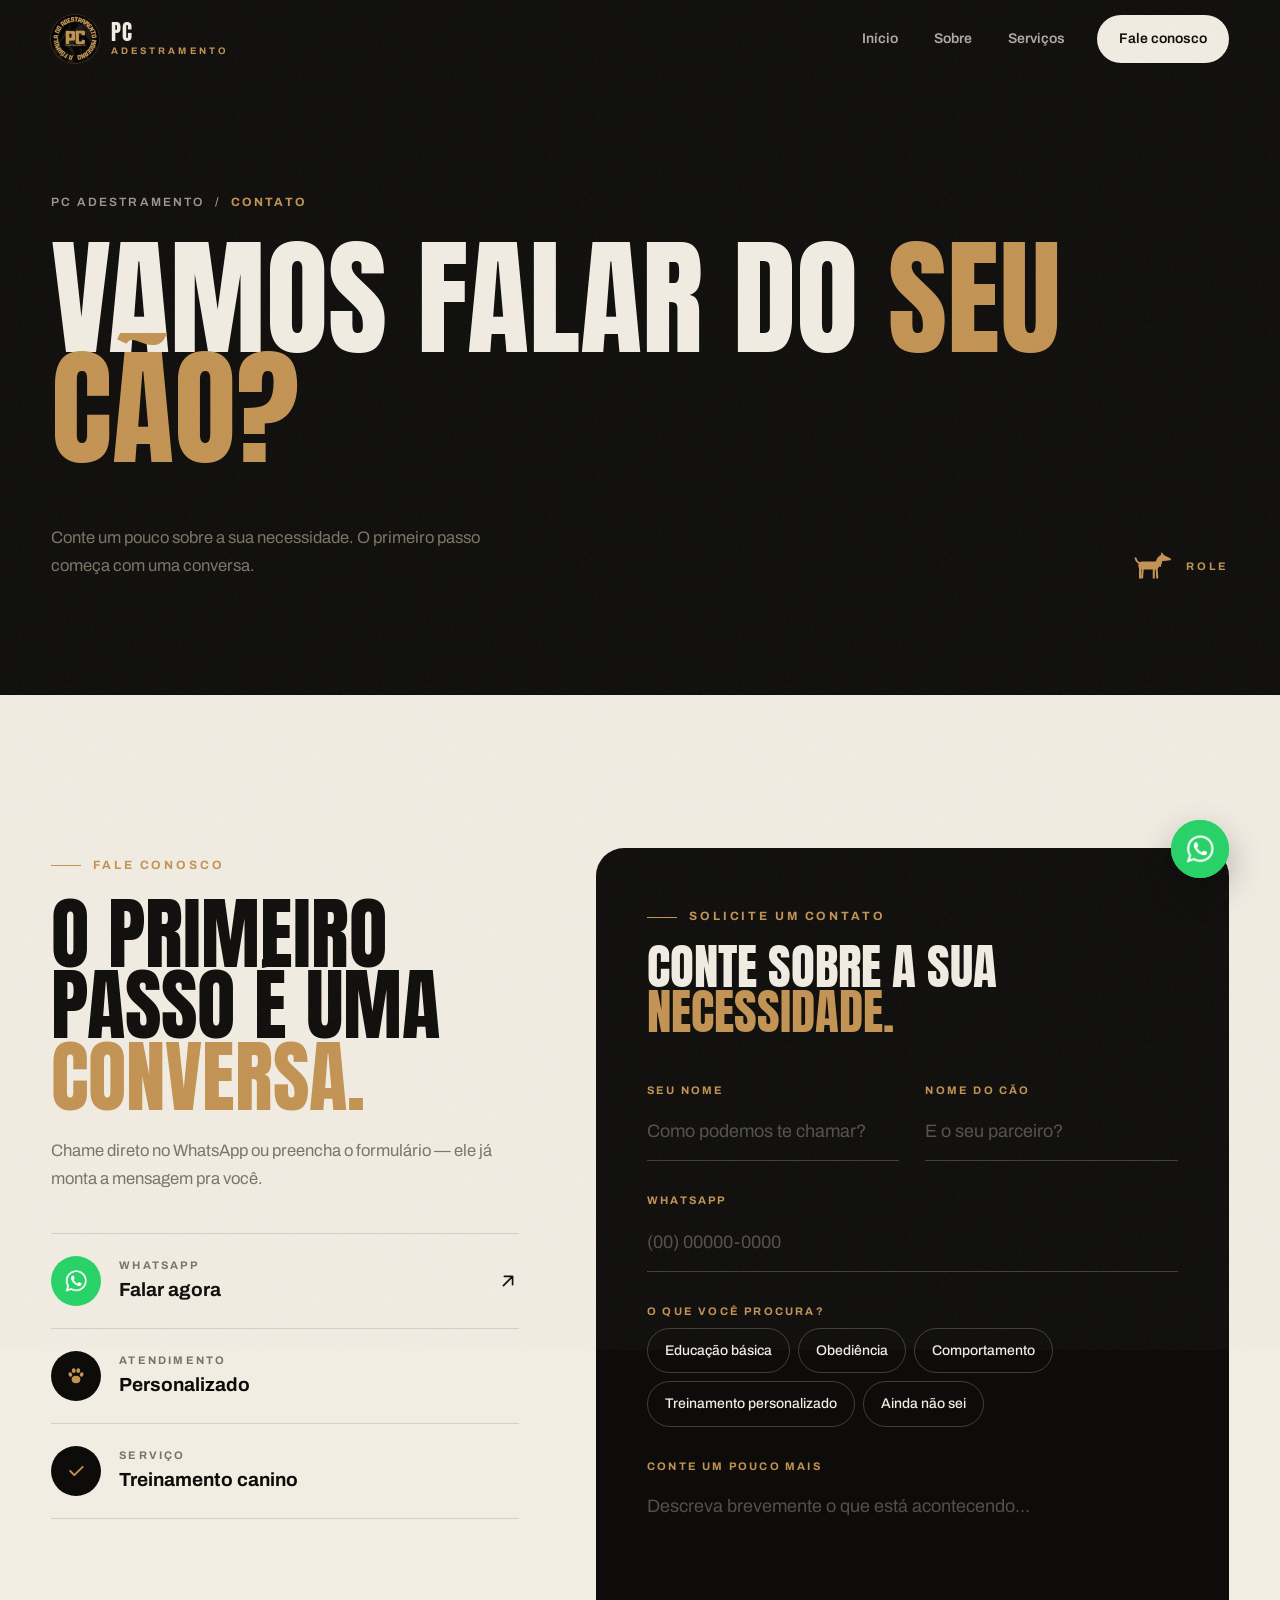
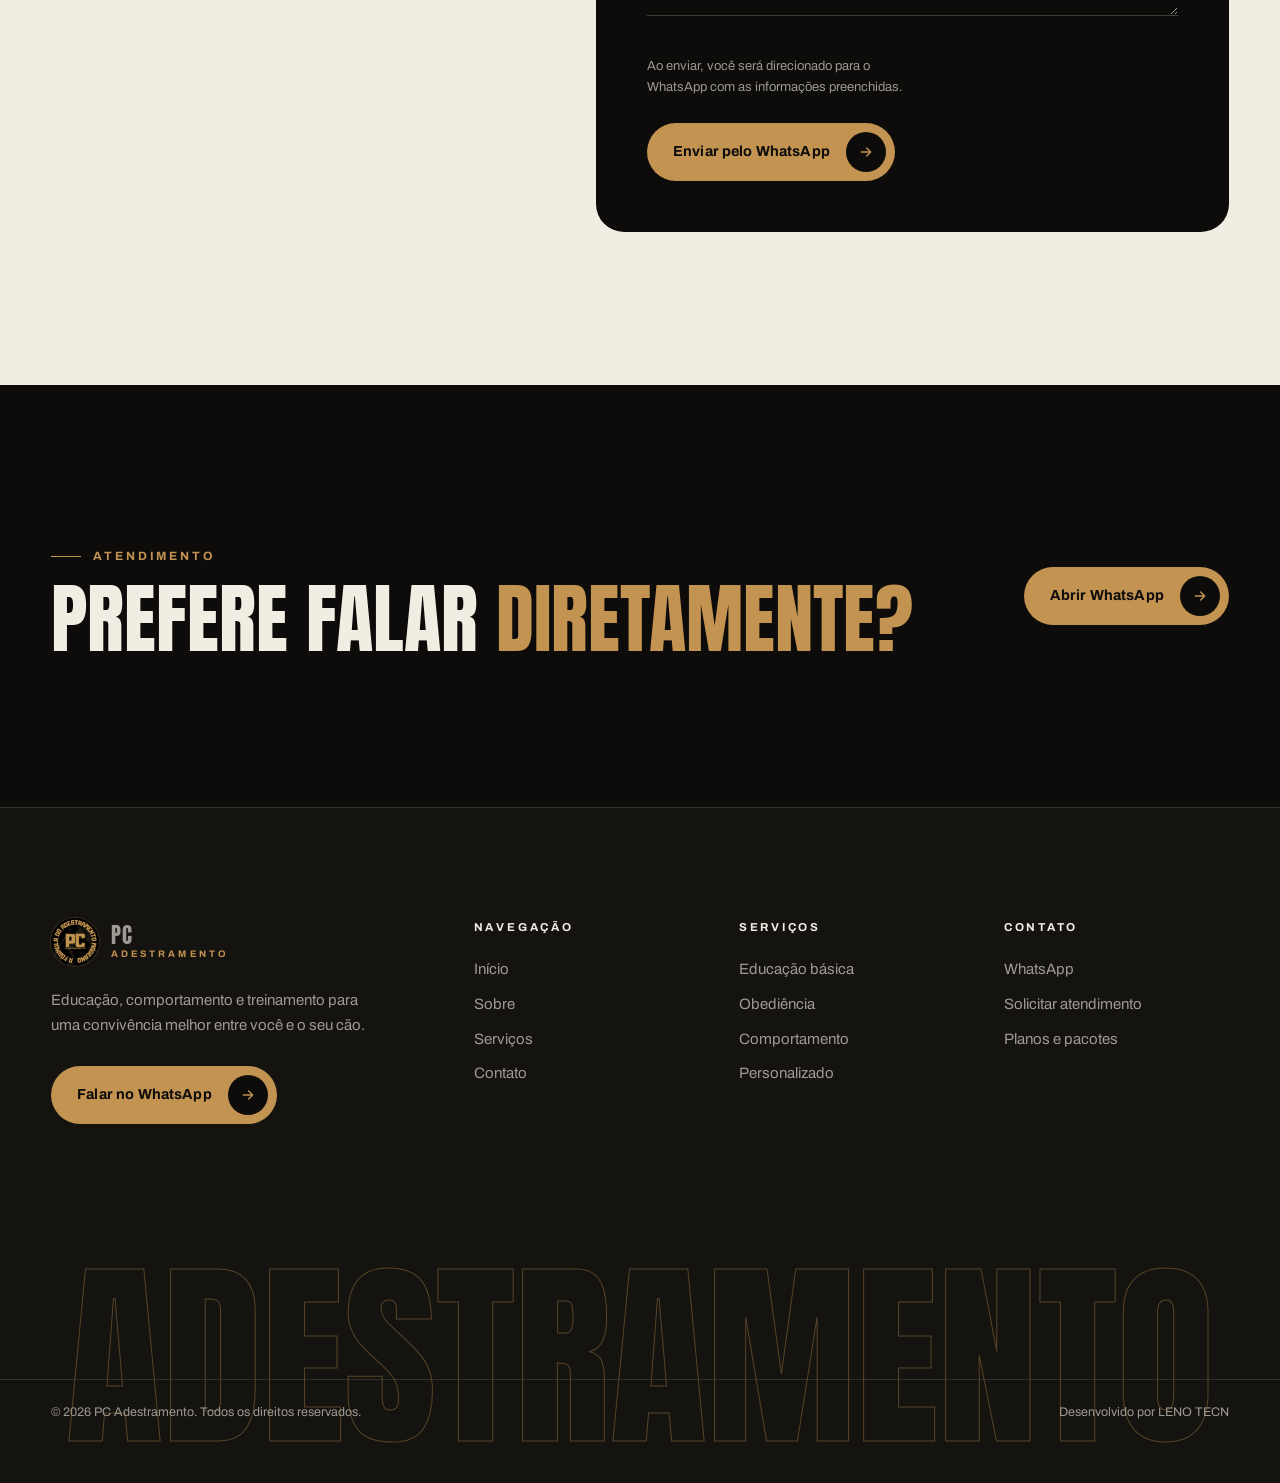
<file: contato.html>
<!DOCTYPE html>
<html lang="pt-BR">
<head>
    <meta charset="UTF-8">
    <meta name="viewport" content="width=device-width, initial-scale=1.0">
    <title>Contato | PC Adestramento</title>
    <meta name="description" content="Entre em contato com a PC Adestramento pelo WhatsApp ou pelo formulário e fale sobre o treinamento do seu cão.">
    <meta name="theme-color" content="#0d0c0a">
    <meta property="og:title" content="Contato | PC Adestramento">
    <meta property="og:description" content="Entre em contato com a PC Adestramento pelo WhatsApp ou pelo formulário e fale sobre o treinamento do seu cão.">
    <meta property="og:image" content="bg1.jpg">
    <link rel="shortcut icon" href="favicon.ico" type="image/x-icon">
    <link rel="preconnect" href="https://fonts.googleapis.com">
    <link rel="preconnect" href="https://fonts.gstatic.com" crossorigin>
    <link rel="stylesheet" href="https://fonts.googleapis.com/css2?family=Anton&family=Archivo:wght@400;500;600;700;800&display=swap">
    <link rel="stylesheet" href="style.css">
    <script>document.documentElement.classList.add('js')</script>
</head>
<body>

<div class="curtain" aria-hidden="true">
    <div class="curtain-mark">
        <span class="brand-mark"><img src="logo-web.png" alt=""></span>
        <span class="dog walk" aria-hidden="true"><svg viewBox="0 0 64 40" width="58" height="36">
  <g class="dog-body" fill="currentColor">
    <path class="tail" d="M17.5 16.5 C13.5 14.5 11.5 11.5 11 8.5" fill="none" stroke="currentColor" stroke-width="2.6" stroke-linecap="round"/>
    <rect x="15" y="13.5" width="30" height="11.5" rx="5.75"/>
    <path d="M37.5 19 L43.5 7 L51 9 L47.5 21.5 Z"/>
    <path d="M44 7.6 C46 3.6 51 2.6 54 5 L61.6 8.6 C63.1 9.4 62.6 11.6 60.9 11.8 L53 12.6 C49 13 45.5 11.6 44 7.6 Z"/>
    <path d="M47.4 5.8 L48.8 -0.4 L52.6 4.6 Z"/>
  </g>
  <g stroke="currentColor" stroke-width="3" stroke-linecap="round">
    <line class="leg l1" x1="41.5" y1="22" x2="42.5" y2="37"/>
    <line class="leg l2" x1="37.5" y1="22" x2="37.5" y2="37"/>
    <line class="leg l3" x1="21.5" y1="22" x2="20.5" y2="37"/>
    <line class="leg l4" x1="17.5" y1="22" x2="17.5" y2="37"/>
  </g>
</svg></span>
    </div>
</div>

<header class="header">
    <div class="wrap header-in">
        <a href="index.html" class="brand" aria-label="PC Adestramento — página inicial">
            <span class="brand-mark"><img src="logo-web.png" alt=""></span>
            <span class="brand-name">PC<small>Adestramento</small></span>
        </a>

        <button class="burger" id="menuToggle" aria-label="Abrir menu" aria-controls="mainNav" aria-expanded="false">
            <span></span><span></span>
        </button>

        <nav class="nav" id="mainNav" aria-label="Principal">
            <a href="index.html">Início</a>
            <a href="sobre.html">Sobre</a>
            <a href="servicos.html">Serviços</a>
            <a href="contato.html" class="active nav-cta" aria-current="page">Fale conosco</a>
            <p class="nav-foot">A fórmula do adestramento moderno.</p>
        </nav>
    </div>
</header>

<div class="leash" aria-hidden="true">
    <div class="leash-track"></div>
    <div class="leash-fill"></div>
    <span class="dog " aria-hidden="true"><svg viewBox="0 0 64 40" width="54" height="34">
  <g class="dog-body" fill="currentColor">
    <path class="tail" d="M17.5 16.5 C13.5 14.5 11.5 11.5 11 8.5" fill="none" stroke="currentColor" stroke-width="2.6" stroke-linecap="round"/>
    <rect x="15" y="13.5" width="30" height="11.5" rx="5.75"/>
    <path d="M37.5 19 L43.5 7 L51 9 L47.5 21.5 Z"/>
    <path d="M44 7.6 C46 3.6 51 2.6 54 5 L61.6 8.6 C63.1 9.4 62.6 11.6 60.9 11.8 L53 12.6 C49 13 45.5 11.6 44 7.6 Z"/>
    <path d="M47.4 5.8 L48.8 -0.4 L52.6 4.6 Z"/>
  </g>
  <g stroke="currentColor" stroke-width="3" stroke-linecap="round">
    <line class="leg l1" x1="41.5" y1="22" x2="42.5" y2="37"/>
    <line class="leg l2" x1="37.5" y1="22" x2="37.5" y2="37"/>
    <line class="leg l3" x1="21.5" y1="22" x2="20.5" y2="37"/>
    <line class="leg l4" x1="17.5" y1="22" x2="17.5" y2="37"/>
  </g>
</svg></span>
    <span class="leash-pct">00%</span>
</div>

<main>

    <section class="phero">
        <div class="wrap phero-grid single">
            <div>
                <p class="crumb" data-reveal><a href="index.html">PC Adestramento</a><span>/</span><b>Contato</b></p>
                <h1 data-split>Vamos falar do <em>seu cão?</em></h1>
                <div class="phero-foot">
                    <p class="lead" data-reveal style="--d:300ms">Conte um pouco sobre a sua necessidade. O primeiro passo começa com uma conversa.</p>
                    <div class="xhero-cue" data-reveal style="--d:450ms"><span class="dog walk" aria-hidden="true"><svg viewBox="0 0 64 40" width="44" height="28">
  <g class="dog-body" fill="currentColor">
    <path class="tail" d="M17.5 16.5 C13.5 14.5 11.5 11.5 11 8.5" fill="none" stroke="currentColor" stroke-width="2.6" stroke-linecap="round"/>
    <rect x="15" y="13.5" width="30" height="11.5" rx="5.75"/>
    <path d="M37.5 19 L43.5 7 L51 9 L47.5 21.5 Z"/>
    <path d="M44 7.6 C46 3.6 51 2.6 54 5 L61.6 8.6 C63.1 9.4 62.6 11.6 60.9 11.8 L53 12.6 C49 13 45.5 11.6 44 7.6 Z"/>
    <path d="M47.4 5.8 L48.8 -0.4 L52.6 4.6 Z"/>
  </g>
  <g stroke="currentColor" stroke-width="3" stroke-linecap="round">
    <line class="leg l1" x1="41.5" y1="22" x2="42.5" y2="37"/>
    <line class="leg l2" x1="37.5" y1="22" x2="37.5" y2="37"/>
    <line class="leg l3" x1="21.5" y1="22" x2="20.5" y2="37"/>
    <line class="leg l4" x1="17.5" y1="22" x2="17.5" y2="37"/>
  </g>
</svg></span><span>Role</span></div>
                </div>
            </div>
        </div>
    </section>


    <section class="sec bone">
        <div class="wrap contact-grid">
            <div>
                <span class="kicker" data-reveal>Fale conosco</span>
                <h2 class="h2" style="color:var(--ink)" data-split>O primeiro passo é uma <em>conversa.</em></h2>
                <p class="lead" data-reveal style="--d:200ms;margin-top:24px">Chame direto no WhatsApp ou preencha o formulário — ele já monta a mensagem pra você.</p>

                <div class="clinks" data-reveal style="--d:300ms">
                    <a href="https://wa.me/553184315357" target="_blank" rel="noopener noreferrer" class="clink wa">
                        <span class="clink-ico"><img src="wpp.png" alt=""></span>
                        <span><small>WhatsApp</small><strong>Falar agora</strong></span>
                        <span class="arr"><svg viewBox="0 0 24 24" fill="none" stroke="currentColor" stroke-width="1.8" stroke-linecap="round" stroke-linejoin="round" aria-hidden="true"><path d="M7 17 17 7M8 7h9v9"/></svg></span>
                    </a>
                    <div class="clink">
                        <span class="clink-ico"><svg fill="currentColor" viewBox="0 0 24 24" aria-hidden="true"><ellipse cx="12" cy="16.2" rx="5.2" ry="4.4"/><ellipse cx="5.2" cy="10.2" rx="2.2" ry="2.7" transform="rotate(-18 5.2 10.2)"/><ellipse cx="9.3" cy="5.6" rx="2.3" ry="2.9" transform="rotate(-6 9.3 5.6)"/><ellipse cx="14.7" cy="5.6" rx="2.3" ry="2.9" transform="rotate(6 14.7 5.6)"/><ellipse cx="18.8" cy="10.2" rx="2.2" ry="2.7" transform="rotate(18 18.8 10.2)"/></svg></span>
                        <span><small>Atendimento</small><strong>Personalizado</strong></span>
                    </div>
                    <div class="clink">
                        <span class="clink-ico"><svg viewBox="0 0 24 24" fill="none" stroke="currentColor" stroke-width="2.2" stroke-linecap="round" stroke-linejoin="round" aria-hidden="true"><path d="m5 12 5 5L20 7"/></svg></span>
                        <span><small>Serviço</small><strong>Treinamento canino</strong></span>
                    </div>
                </div>
            </div>

            <div class="form-card" data-reveal style="--d:150ms">
                <span class="kicker">Solicite um contato</span>
                <h2>Conte sobre a sua <em>necessidade.</em></h2>

                <form id="contactForm">
                    <div class="form-grid">
                        <div class="field">
                            <label for="name">Seu nome</label>
                            <input type="text" id="name" name="name" placeholder="Como podemos te chamar?" autocomplete="name" required>
                        </div>
                        <div class="field">
                            <label for="dog">Nome do cão</label>
                            <input type="text" id="dog" name="dog" placeholder="E o seu parceiro?">
                        </div>
                        <div class="field full">
                            <label for="phone">WhatsApp</label>
                            <input type="tel" id="phone" name="phone" placeholder="(00) 00000-0000" autocomplete="tel" inputmode="numeric" required>
                        </div>
                        <fieldset class="field full" style="border:0">
                            <legend class="lbl">O que você procura?</legend>
                            <div class="opts"><label class="opt"><input type="radio" name="service" value="Educação básica"><span>Educação básica</span></label><label class="opt"><input type="radio" name="service" value="Obediência"><span>Obediência</span></label><label class="opt"><input type="radio" name="service" value="Comportamento"><span>Comportamento</span></label><label class="opt"><input type="radio" name="service" value="Treinamento personalizado"><span>Treinamento personalizado</span></label><label class="opt"><input type="radio" name="service" value="Ainda não sei"><span>Ainda não sei</span></label></div>
                        </fieldset>
                        <div class="field full">
                            <label for="message">Conte um pouco mais</label>
                            <textarea id="message" name="message" rows="4" placeholder="Descreva brevemente o que está acontecendo…"></textarea>
                        </div>
                    </div>

                    <div class="form-send">
                        <p class="form-note">Ao enviar, você será direcionado para o WhatsApp com as informações preenchidas.</p>
                        <button type="submit" class="btn btn-gold" data-magnetic="0.18"><span class="lbl">Enviar pelo WhatsApp</span><span class="ico"><svg viewBox="0 0 24 24" fill="none" stroke="currentColor" stroke-width="2" stroke-linecap="round" stroke-linejoin="round" aria-hidden="true"><path d="M5 12h14M13 6l6 6-6 6"/></svg></span></button>
                    </div>
                </form>
            </div>
        </div>
    </section>

    <section class="sec dark">
        <div class="wrap banner">
            <div>
                <span class="kicker" data-reveal>Atendimento</span>
                <h2 data-split>Prefere falar <em>diretamente?</em></h2>
            </div>
            <div data-reveal style="--d:200ms"><a href="https://wa.me/553184315357" class="btn btn-gold" target="_blank" rel="noopener noreferrer" data-magnetic="0.18"><span>Abrir WhatsApp</span><span class="ico"><svg viewBox="0 0 24 24" fill="none" stroke="currentColor" stroke-width="2" stroke-linecap="round" stroke-linejoin="round" aria-hidden="true"><path d="M5 12h14M13 6l6 6-6 6"/></svg></span></a></div>
        </div>
    </section>

</main>

<footer class="footer">
    <div class="wrap footer-top">
        <div class="footer-brand">
            <a href="index.html" class="brand" aria-label="PC Adestramento — página inicial">
                <span class="brand-mark"><img src="logo-web.png" alt=""></span>
                <span class="brand-name">PC<small>Adestramento</small></span>
            </a>
            <p>Educação, comportamento e treinamento para uma convivência melhor entre você e o seu cão.</p>
            <a href="https://wa.me/553184315357" class="btn btn-gold" target="_blank" rel="noopener noreferrer"><span>Falar no WhatsApp</span><span class="ico"><svg viewBox="0 0 24 24" fill="none" stroke="currentColor" stroke-width="2" stroke-linecap="round" stroke-linejoin="round" aria-hidden="true"><path d="M5 12h14M13 6l6 6-6 6"/></svg></span></a>
        </div>

        <div class="footer-col">
            <h4>Navegação</h4>
            <a href="index.html">Início</a>
            <a href="sobre.html">Sobre</a>
            <a href="servicos.html">Serviços</a>
            <a href="contato.html">Contato</a>
        </div>

        <div class="footer-col">
            <h4>Serviços</h4>
            <a href="servicos.html#educacao-basica">Educação básica</a>
            <a href="servicos.html#obediencia">Obediência</a>
            <a href="servicos.html#comportamento">Comportamento</a>
            <a href="servicos.html#personalizado">Personalizado</a>
        </div>

        <div class="footer-col">
            <h4>Contato</h4>
            <a href="https://wa.me/553184315357" target="_blank" rel="noopener noreferrer">WhatsApp</a>
            <a href="contato.html">Solicitar atendimento</a>
            <a href="servicos.html#planos">Planos e pacotes</a>
        </div>
    </div>

    <div class="footer-word" aria-hidden="true">Adestramento</div>

    <div class="footer-bottom">
        <div class="wrap">
            <span>© 2026 PC Adestramento. Todos os direitos reservados.</span>
            <span>Desenvolvido por LENO TECN</span>
        </div>
    </div>
</footer>

<a href="https://wa.me/553184315357" class="whatsapp-float" target="_blank" rel="noopener noreferrer" aria-label="Conversar no WhatsApp">
    <img src="wpp.png" alt="" width="28" height="28">
</a>

<script src="script.js"></script>
</body>
</html>
</file>
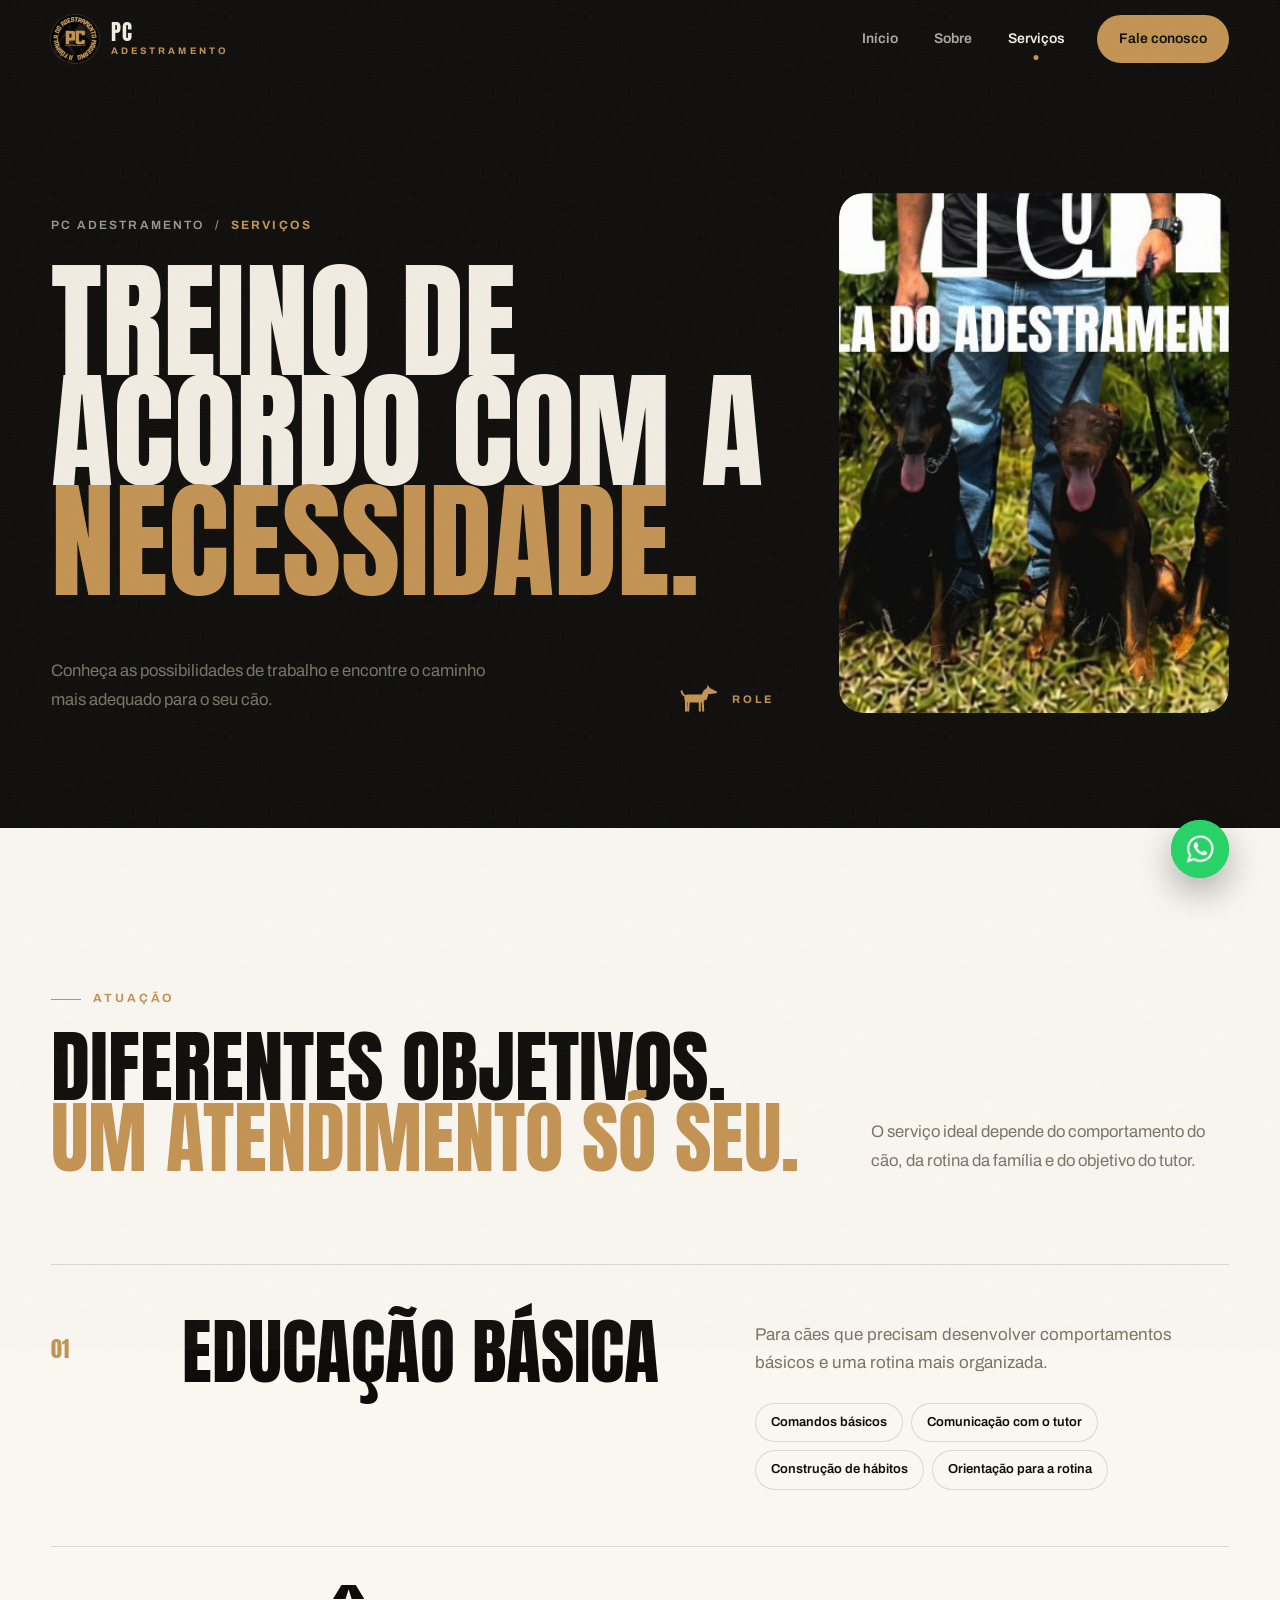
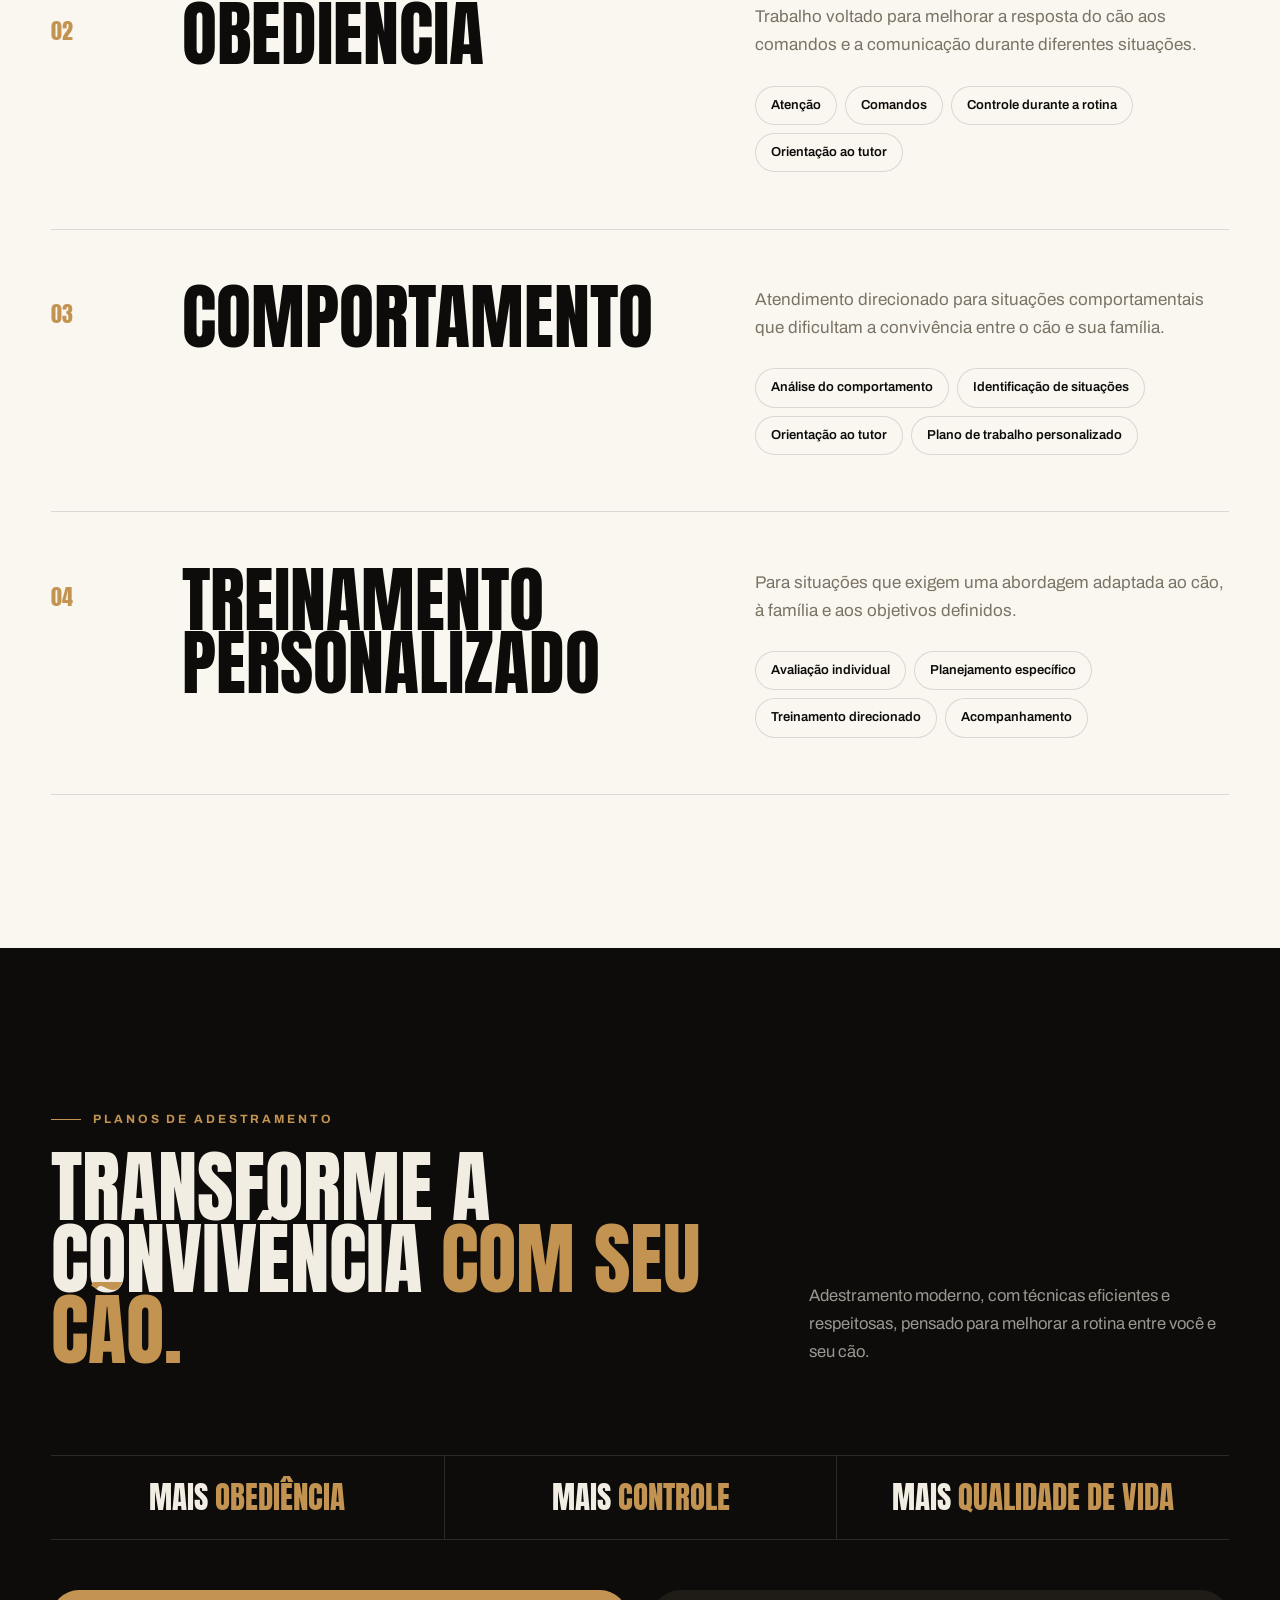
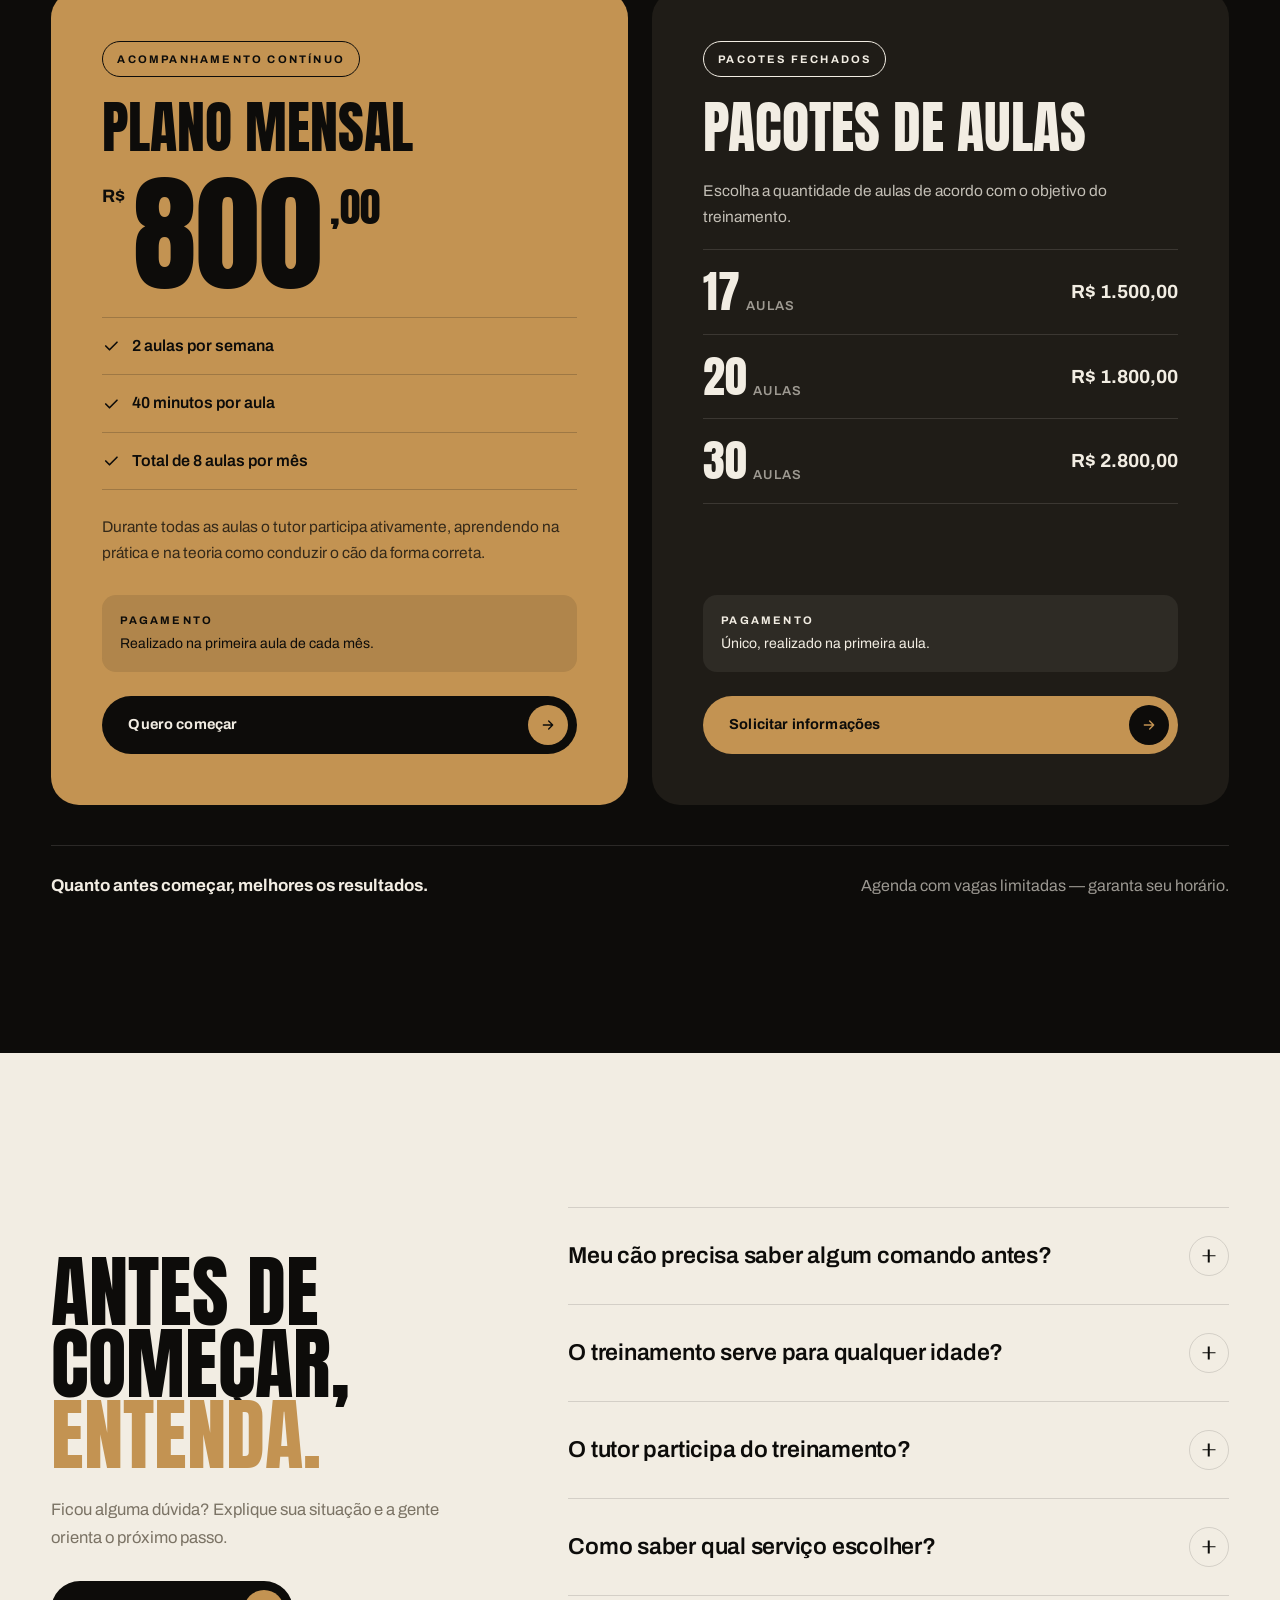
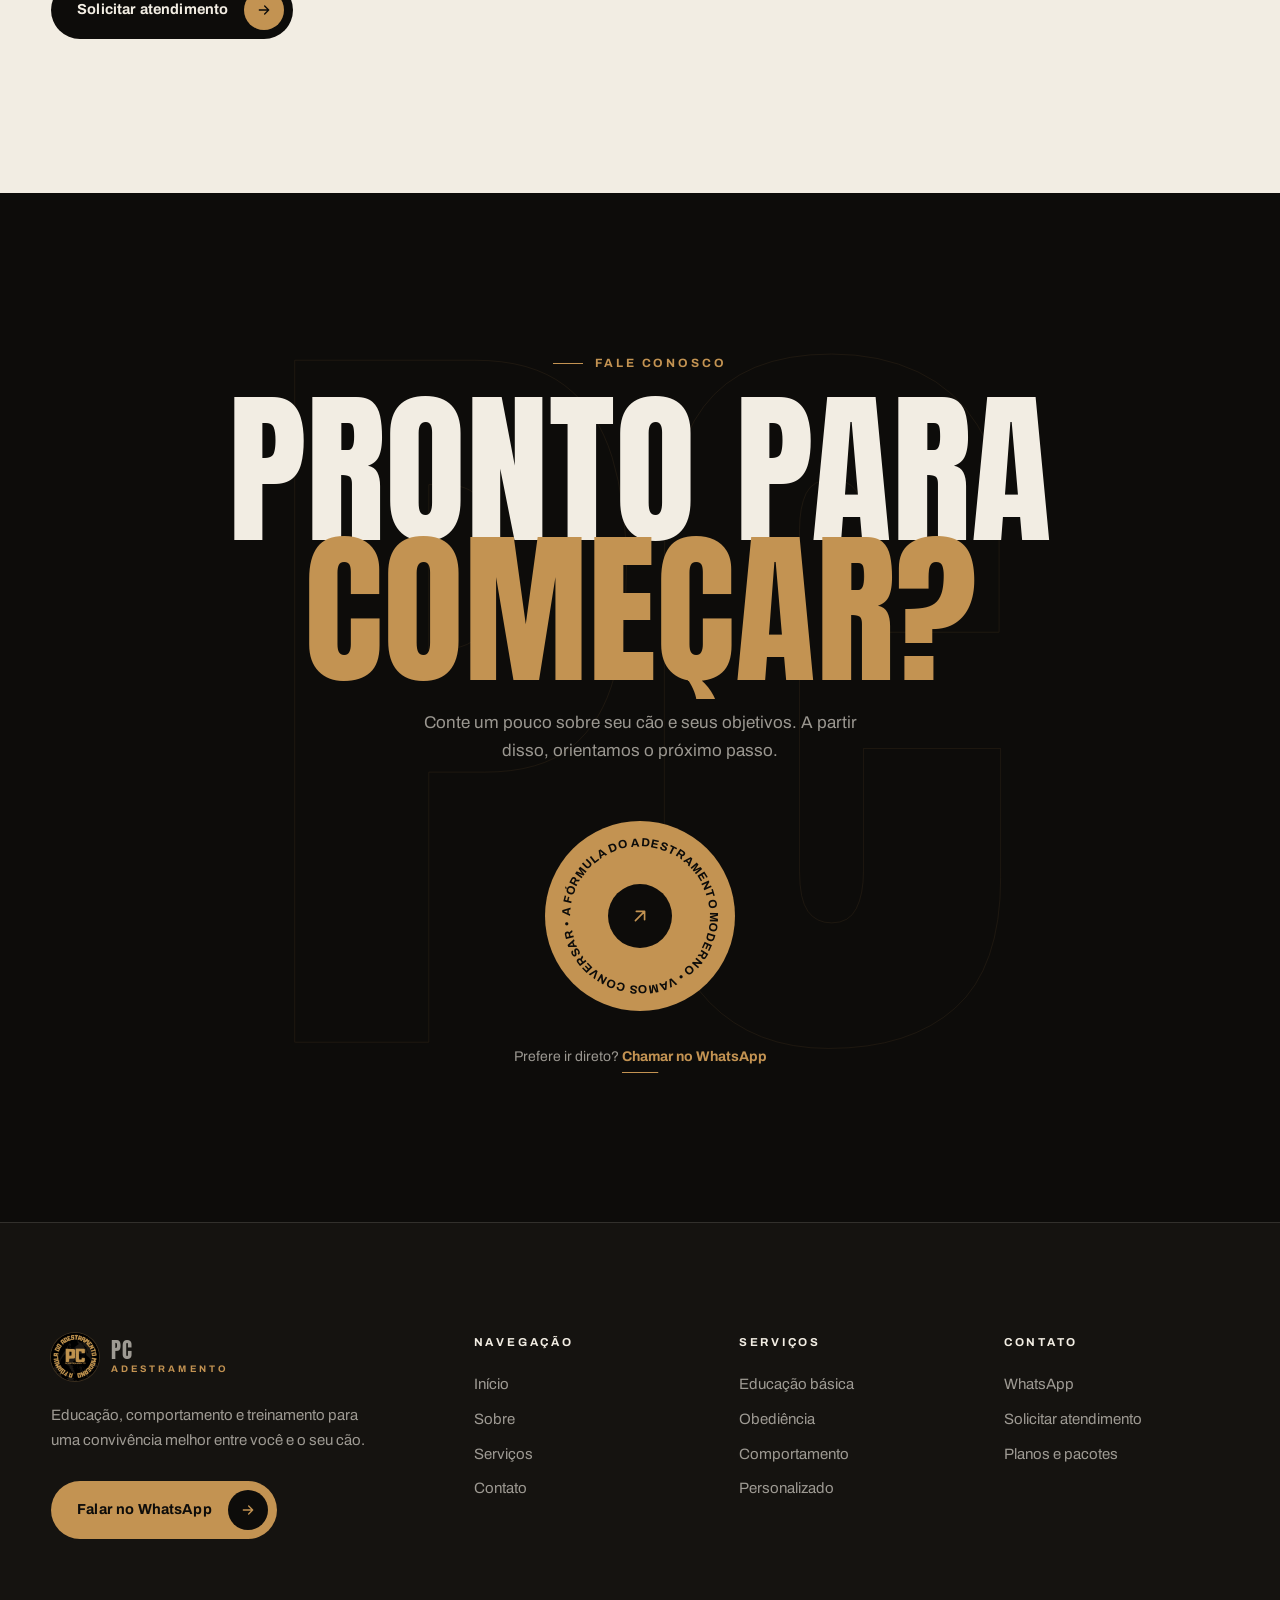
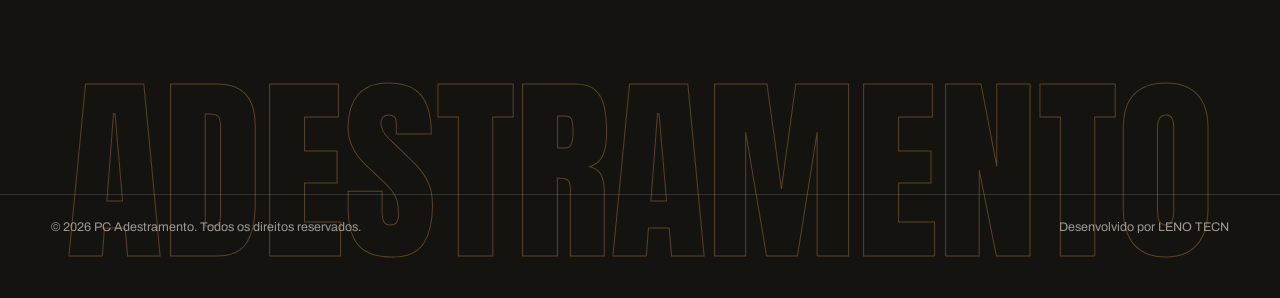
<file: servicos.html>
<!DOCTYPE html>
<html lang="pt-BR">
<head>
    <meta charset="UTF-8">
    <meta name="viewport" content="width=device-width, initial-scale=1.0">
    <title>Serviços, planos e pacotes | PC Adestramento</title>
    <meta name="description" content="Educação básica, obediência, comportamento e treinamento personalizado. Plano mensal e pacotes de aulas da PC Adestramento.">
    <meta name="theme-color" content="#0d0c0a">
    <meta property="og:title" content="Serviços, planos e pacotes | PC Adestramento">
    <meta property="og:description" content="Educação básica, obediência, comportamento e treinamento personalizado. Plano mensal e pacotes de aulas da PC Adestramento.">
    <meta property="og:image" content="bg1.jpg">
    <link rel="shortcut icon" href="favicon.ico" type="image/x-icon">
    <link rel="preconnect" href="https://fonts.googleapis.com">
    <link rel="preconnect" href="https://fonts.gstatic.com" crossorigin>
    <link rel="stylesheet" href="https://fonts.googleapis.com/css2?family=Anton&family=Archivo:wght@400;500;600;700;800&display=swap">
    <link rel="stylesheet" href="style.css">
    <script>document.documentElement.classList.add('js')</script>
</head>
<body>

<div class="curtain" aria-hidden="true">
    <div class="curtain-mark">
        <span class="brand-mark"><img src="logo-web.png" alt=""></span>
        <span class="dog walk" aria-hidden="true"><svg viewBox="0 0 64 40" width="58" height="36">
  <g class="dog-body" fill="currentColor">
    <path class="tail" d="M17.5 16.5 C13.5 14.5 11.5 11.5 11 8.5" fill="none" stroke="currentColor" stroke-width="2.6" stroke-linecap="round"/>
    <rect x="15" y="13.5" width="30" height="11.5" rx="5.75"/>
    <path d="M37.5 19 L43.5 7 L51 9 L47.5 21.5 Z"/>
    <path d="M44 7.6 C46 3.6 51 2.6 54 5 L61.6 8.6 C63.1 9.4 62.6 11.6 60.9 11.8 L53 12.6 C49 13 45.5 11.6 44 7.6 Z"/>
    <path d="M47.4 5.8 L48.8 -0.4 L52.6 4.6 Z"/>
  </g>
  <g stroke="currentColor" stroke-width="3" stroke-linecap="round">
    <line class="leg l1" x1="41.5" y1="22" x2="42.5" y2="37"/>
    <line class="leg l2" x1="37.5" y1="22" x2="37.5" y2="37"/>
    <line class="leg l3" x1="21.5" y1="22" x2="20.5" y2="37"/>
    <line class="leg l4" x1="17.5" y1="22" x2="17.5" y2="37"/>
  </g>
</svg></span>
    </div>
</div>

<header class="header">
    <div class="wrap header-in">
        <a href="index.html" class="brand" aria-label="PC Adestramento — página inicial">
            <span class="brand-mark"><img src="logo-web.png" alt=""></span>
            <span class="brand-name">PC<small>Adestramento</small></span>
        </a>

        <button class="burger" id="menuToggle" aria-label="Abrir menu" aria-controls="mainNav" aria-expanded="false">
            <span></span><span></span>
        </button>

        <nav class="nav" id="mainNav" aria-label="Principal">
            <a href="index.html">Início</a>
            <a href="sobre.html">Sobre</a>
            <a href="servicos.html" class="active" aria-current="page">Serviços</a>
            <a href="contato.html" class="nav-cta">Fale conosco</a>
            <p class="nav-foot">A fórmula do adestramento moderno.</p>
        </nav>
    </div>
</header>

<div class="leash" aria-hidden="true">
    <div class="leash-track"></div>
    <div class="leash-fill"></div>
    <span class="dog " aria-hidden="true"><svg viewBox="0 0 64 40" width="54" height="34">
  <g class="dog-body" fill="currentColor">
    <path class="tail" d="M17.5 16.5 C13.5 14.5 11.5 11.5 11 8.5" fill="none" stroke="currentColor" stroke-width="2.6" stroke-linecap="round"/>
    <rect x="15" y="13.5" width="30" height="11.5" rx="5.75"/>
    <path d="M37.5 19 L43.5 7 L51 9 L47.5 21.5 Z"/>
    <path d="M44 7.6 C46 3.6 51 2.6 54 5 L61.6 8.6 C63.1 9.4 62.6 11.6 60.9 11.8 L53 12.6 C49 13 45.5 11.6 44 7.6 Z"/>
    <path d="M47.4 5.8 L48.8 -0.4 L52.6 4.6 Z"/>
  </g>
  <g stroke="currentColor" stroke-width="3" stroke-linecap="round">
    <line class="leg l1" x1="41.5" y1="22" x2="42.5" y2="37"/>
    <line class="leg l2" x1="37.5" y1="22" x2="37.5" y2="37"/>
    <line class="leg l3" x1="21.5" y1="22" x2="20.5" y2="37"/>
    <line class="leg l4" x1="17.5" y1="22" x2="17.5" y2="37"/>
  </g>
</svg></span>
    <span class="leash-pct">00%</span>
</div>

<main>

    <section class="phero">
        <div class="wrap phero-grid">
            <div>
                <p class="crumb" data-reveal><a href="index.html">PC Adestramento</a><span>/</span><b>Serviços</b></p>
                <h1 data-split>Treino de acordo com a <em>necessidade.</em></h1>
                <div class="phero-foot">
                    <p class="lead" data-reveal style="--d:300ms">Conheça as possibilidades de trabalho e encontre o caminho mais adequado para o seu cão.</p>
                    <div class="xhero-cue" data-reveal style="--d:450ms"><span class="dog walk" aria-hidden="true"><svg viewBox="0 0 64 40" width="44" height="28">
  <g class="dog-body" fill="currentColor">
    <path class="tail" d="M17.5 16.5 C13.5 14.5 11.5 11.5 11 8.5" fill="none" stroke="currentColor" stroke-width="2.6" stroke-linecap="round"/>
    <rect x="15" y="13.5" width="30" height="11.5" rx="5.75"/>
    <path d="M37.5 19 L43.5 7 L51 9 L47.5 21.5 Z"/>
    <path d="M44 7.6 C46 3.6 51 2.6 54 5 L61.6 8.6 C63.1 9.4 62.6 11.6 60.9 11.8 L53 12.6 C49 13 45.5 11.6 44 7.6 Z"/>
    <path d="M47.4 5.8 L48.8 -0.4 L52.6 4.6 Z"/>
  </g>
  <g stroke="currentColor" stroke-width="3" stroke-linecap="round">
    <line class="leg l1" x1="41.5" y1="22" x2="42.5" y2="37"/>
    <line class="leg l2" x1="37.5" y1="22" x2="37.5" y2="37"/>
    <line class="leg l3" x1="21.5" y1="22" x2="20.5" y2="37"/>
    <line class="leg l4" x1="17.5" y1="22" x2="17.5" y2="37"/>
  </g>
</svg></span><span>Role</span></div>
                </div>
            </div>
            <figure class="phero-media" data-reveal="clip" style="--d:250ms;--z:1.8;--zo:50% 80%">
                <div class="px" data-parallax="0.14"><img src="bg1.jpg" alt="Três dobermanns sentados no campo durante o adestramento"></div>
            </figure>
        </div>
    </section>


    <section class="sec paper">
        <div class="wrap">
            <div class="sec-head">
                <div>
                    <span class="kicker" data-reveal>Atuação</span>
                    <h2 class="h2" style="color:var(--ink)" data-split>Diferentes objetivos. <em>Um atendimento só seu.</em></h2>
                </div>
                <p class="lead" data-reveal style="--d:200ms">O serviço ideal depende do comportamento do cão, da rotina da família e do objetivo do tutor.</p>
            </div>
            <div class="srows">
                <article class="srow" id="educacao-basica" data-reveal>
                    <span class="srow-n">01</span>
                    <h3>Educação básica</h3>
                    <div>
                        <p>Para cães que precisam desenvolver comportamentos básicos e uma rotina mais organizada.</p>
                        <ul class="chips"><li>Comandos básicos</li><li>Comunicação com o tutor</li><li>Construção de hábitos</li><li>Orientação para a rotina</li></ul>
                    </div>
                </article>
                <article class="srow" id="obediencia" data-reveal>
                    <span class="srow-n">02</span>
                    <h3>Obediência</h3>
                    <div>
                        <p>Trabalho voltado para melhorar a resposta do cão aos comandos e a comunicação durante diferentes situações.</p>
                        <ul class="chips"><li>Atenção</li><li>Comandos</li><li>Controle durante a rotina</li><li>Orientação ao tutor</li></ul>
                    </div>
                </article>
                <article class="srow" id="comportamento" data-reveal>
                    <span class="srow-n">03</span>
                    <h3>Comportamento</h3>
                    <div>
                        <p>Atendimento direcionado para situações comportamentais que dificultam a convivência entre o cão e sua família.</p>
                        <ul class="chips"><li>Análise do comportamento</li><li>Identificação de situações</li><li>Orientação ao tutor</li><li>Plano de trabalho personalizado</li></ul>
                    </div>
                </article>
                <article class="srow" id="personalizado" data-reveal>
                    <span class="srow-n">04</span>
                    <h3>Treinamento personalizado</h3>
                    <div>
                        <p>Para situações que exigem uma abordagem adaptada ao cão, à família e aos objetivos definidos.</p>
                        <ul class="chips"><li>Avaliação individual</li><li>Planejamento específico</li><li>Treinamento direcionado</li><li>Acompanhamento</li></ul>
                    </div>
                </article>
            </div>
        </div>
    </section>

    <section class="sec dark" id="planos">
        <div class="wrap">
            <div class="sec-head">
                <div>
                    <span class="kicker" data-reveal>Planos de adestramento</span>
                    <h2 class="h2" data-split>Transforme a convivência <em>com seu cão.</em></h2>
                </div>
                <p class="lead" data-reveal style="--d:200ms">Adestramento moderno, com técnicas eficientes e respeitosas, pensado para melhorar a rotina entre você e seu cão.</p>
            </div>

            <div class="gains" data-reveal>
                <div>Mais <em>obediência</em></div>
                <div>Mais <em>controle</em></div>
                <div>Mais <em>qualidade de vida</em></div>
            </div>

            <div class="plans-grid">
                <article class="plan feat" data-reveal>
                    <span class="plan-tag">Acompanhamento contínuo</span>
                    <h3>Plano mensal</h3>
                    <div class="price"><small>R$</small>800<sup>,00</sup></div>
                    <ul class="plan-feats">
                        <li><svg viewBox="0 0 24 24" fill="none" stroke="currentColor" stroke-width="2.2" stroke-linecap="round" stroke-linejoin="round" aria-hidden="true"><path d="m5 12 5 5L20 7"/></svg>2 aulas por semana</li>
                        <li><svg viewBox="0 0 24 24" fill="none" stroke="currentColor" stroke-width="2.2" stroke-linecap="round" stroke-linejoin="round" aria-hidden="true"><path d="m5 12 5 5L20 7"/></svg>40 minutos por aula</li>
                        <li><svg viewBox="0 0 24 24" fill="none" stroke="currentColor" stroke-width="2.2" stroke-linecap="round" stroke-linejoin="round" aria-hidden="true"><path d="m5 12 5 5L20 7"/></svg>Total de 8 aulas por mês</li>
                    </ul>
                    <p class="plan-desc">Durante todas as aulas o tutor participa ativamente, aprendendo na prática e na teoria como conduzir o cão da forma correta.</p>
                    <div class="plan-pay"><b>Pagamento</b>Realizado na primeira aula de cada mês.</div>
                    <a href="contato.html" class="btn btn-ink" data-magnetic="0.18"><span>Quero começar</span><span class="ico"><svg viewBox="0 0 24 24" fill="none" stroke="currentColor" stroke-width="2" stroke-linecap="round" stroke-linejoin="round" aria-hidden="true"><path d="M5 12h14M13 6l6 6-6 6"/></svg></span></a>
                </article>

                <article class="plan" data-reveal style="--d:150ms">
                    <span class="plan-tag">Pacotes fechados</span>
                    <h3>Pacotes de aulas</h3>
                    <p class="plan-desc" style="margin-bottom:0">Escolha a quantidade de aulas de acordo com o objetivo do treinamento.</p>
                    <div class="pkgs">
                        <div class="pkg"><span class="pkg-q">17<small>aulas</small></span><span class="pkg-v">R$ 1.500,00</span></div>
                        <div class="pkg"><span class="pkg-q">20<small>aulas</small></span><span class="pkg-v">R$ 1.800,00</span></div>
                        <div class="pkg"><span class="pkg-q">30<small>aulas</small></span><span class="pkg-v">R$ 2.800,00</span></div>
                    </div>
                    <div class="plan-pay"><b>Pagamento</b>Único, realizado na primeira aula.</div>
                    <a href="contato.html" class="btn btn-gold" data-magnetic="0.18"><span>Solicitar informações</span><span class="ico"><svg viewBox="0 0 24 24" fill="none" stroke="currentColor" stroke-width="2" stroke-linecap="round" stroke-linejoin="round" aria-hidden="true"><path d="M5 12h14M13 6l6 6-6 6"/></svg></span></a>
                </article>
            </div>

            <div class="plans-note" data-reveal>
                <strong>Quanto antes começar, melhores os resultados.</strong>
                <span>Agenda com vagas limitadas — garanta seu horário.</span>
            </div>
        </div>
    </section>

    <section class="sec bone">
        <div class="wrap faq-wrap">
            <div>
                <span class="kicker" data-reveal>Dúvidas frequentes</span>
                <h2 class="h2" style="color:var(--ink)" data-split>Antes de começar, <em>entenda.</em></h2>
                <p class="lead" data-reveal style="--d:200ms;margin-top:24px">Ficou alguma dúvida? Explique sua situação e a gente orienta o próximo passo.</p>
                <div class="btns" data-reveal style="--d:300ms;margin-top:30px"><a href="contato.html" class="btn btn-ink" data-magnetic="0.18"><span>Solicitar atendimento</span><span class="ico"><svg viewBox="0 0 24 24" fill="none" stroke="currentColor" stroke-width="2" stroke-linecap="round" stroke-linejoin="round" aria-hidden="true"><path d="M5 12h14M13 6l6 6-6 6"/></svg></span></a></div>
            </div>
            <div class="faq">
                    <details data-reveal>
                        <summary>Meu cão precisa saber algum comando antes?<span class="pm" aria-hidden="true"></span></summary>
                        <div class="ans"><p>Não necessariamente. O trabalho é direcionado de acordo com o nível de conhecimento e o comportamento de cada cão.</p></div>
                    </details>
                    <details data-reveal>
                        <summary>O treinamento serve para qualquer idade?<span class="pm" aria-hidden="true"></span></summary>
                        <div class="ans"><p>As necessidades variam de acordo com a idade, o histórico e o comportamento do cão. A avaliação ajuda a definir a melhor abordagem.</p></div>
                    </details>
                    <details data-reveal>
                        <summary>O tutor participa do treinamento?<span class="pm" aria-hidden="true"></span></summary>
                        <div class="ans"><p>Sim. A participação do tutor é importante para que o aprendizado também seja aplicado na rotina — em todas as aulas você aprende na prática e na teoria.</p></div>
                    </details>
                    <details data-reveal>
                        <summary>Como saber qual serviço escolher?<span class="pm" aria-hidden="true"></span></summary>
                        <div class="ans"><p>O ideal é conversar sobre o comportamento do cão, a sua rotina e o objetivo que deseja alcançar. A partir disso, orientamos o melhor caminho.</p></div>
                    </details>
            </div>
        </div>
    </section>

    <section class="cta sec">
        <div class="cta-bg" aria-hidden="true">PC</div>
        <div class="wrap">
            <span class="kicker" data-reveal>Fale conosco</span>
            <h2 class="cta-title" data-split>Pronto para <em>começar?</em></h2>
            <p class="cta-sub" data-reveal style="--d:200ms">Conte um pouco sobre seu cão e seus objetivos. A partir disso, orientamos o próximo passo.</p>

            <a href="contato.html" class="orb" data-magnetic="0.35" aria-label="Ir para a página de contato">
                <svg class="ring" viewBox="0 0 200 200" aria-hidden="true">
                    <defs><path id="orbPath" d="M100,100 m-80,0 a80,80 0 1,1 160,0 a80,80 0 1,1 -160,0"/></defs>
                    <text><textPath href="#orbPath" textLength="498" lengthAdjust="spacing">A FÓRMULA DO ADESTRAMENTO MODERNO • VAMOS CONVERSAR •</textPath></text>
                </svg>
                <span class="orb-c"><svg viewBox="0 0 24 24" fill="none" stroke="currentColor" stroke-width="1.8" stroke-linecap="round" stroke-linejoin="round" aria-hidden="true"><path d="M7 17 17 7M8 7h9v9"/></svg></span>
            </a>

            <p class="cta-alt">Prefere ir direto? <a class="link-u" href="https://wa.me/553184315357" target="_blank" rel="noopener noreferrer">Chamar no WhatsApp</a></p>
        </div>
    </section>


</main>

<footer class="footer">
    <div class="wrap footer-top">
        <div class="footer-brand">
            <a href="index.html" class="brand" aria-label="PC Adestramento — página inicial">
                <span class="brand-mark"><img src="logo-web.png" alt=""></span>
                <span class="brand-name">PC<small>Adestramento</small></span>
            </a>
            <p>Educação, comportamento e treinamento para uma convivência melhor entre você e o seu cão.</p>
            <a href="https://wa.me/553184315357" class="btn btn-gold" target="_blank" rel="noopener noreferrer"><span>Falar no WhatsApp</span><span class="ico"><svg viewBox="0 0 24 24" fill="none" stroke="currentColor" stroke-width="2" stroke-linecap="round" stroke-linejoin="round" aria-hidden="true"><path d="M5 12h14M13 6l6 6-6 6"/></svg></span></a>
        </div>

        <div class="footer-col">
            <h4>Navegação</h4>
            <a href="index.html">Início</a>
            <a href="sobre.html">Sobre</a>
            <a href="servicos.html">Serviços</a>
            <a href="contato.html">Contato</a>
        </div>

        <div class="footer-col">
            <h4>Serviços</h4>
            <a href="servicos.html#educacao-basica">Educação básica</a>
            <a href="servicos.html#obediencia">Obediência</a>
            <a href="servicos.html#comportamento">Comportamento</a>
            <a href="servicos.html#personalizado">Personalizado</a>
        </div>

        <div class="footer-col">
            <h4>Contato</h4>
            <a href="https://wa.me/553184315357" target="_blank" rel="noopener noreferrer">WhatsApp</a>
            <a href="contato.html">Solicitar atendimento</a>
            <a href="servicos.html#planos">Planos e pacotes</a>
        </div>
    </div>

    <div class="footer-word" aria-hidden="true">Adestramento</div>

    <div class="footer-bottom">
        <div class="wrap">
            <span>© 2026 PC Adestramento. Todos os direitos reservados.</span>
            <span>Desenvolvido por LENO TECN</span>
        </div>
    </div>
</footer>

<a href="https://wa.me/553184315357" class="whatsapp-float" target="_blank" rel="noopener noreferrer" aria-label="Conversar no WhatsApp">
    <img src="wpp.png" alt="" width="28" height="28">
</a>

<script src="script.js"></script>
</body>
</html>
</file>
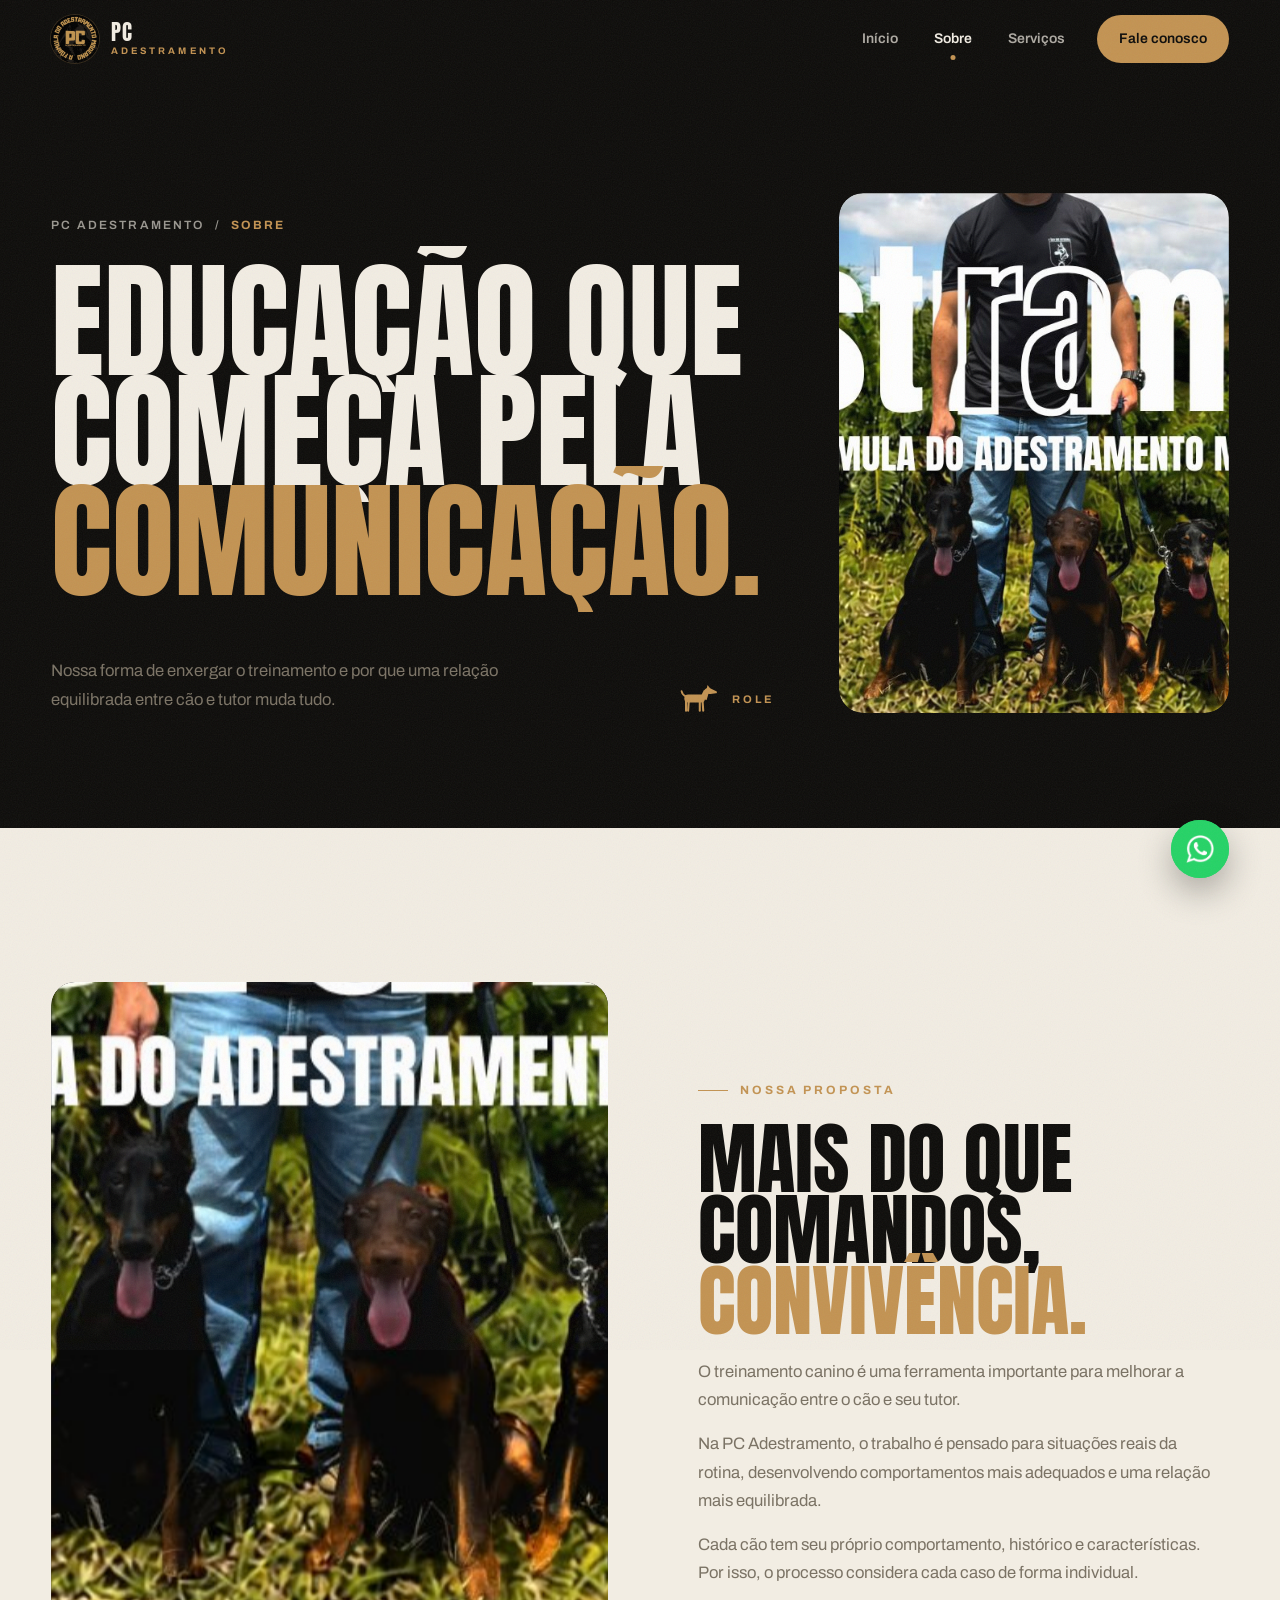
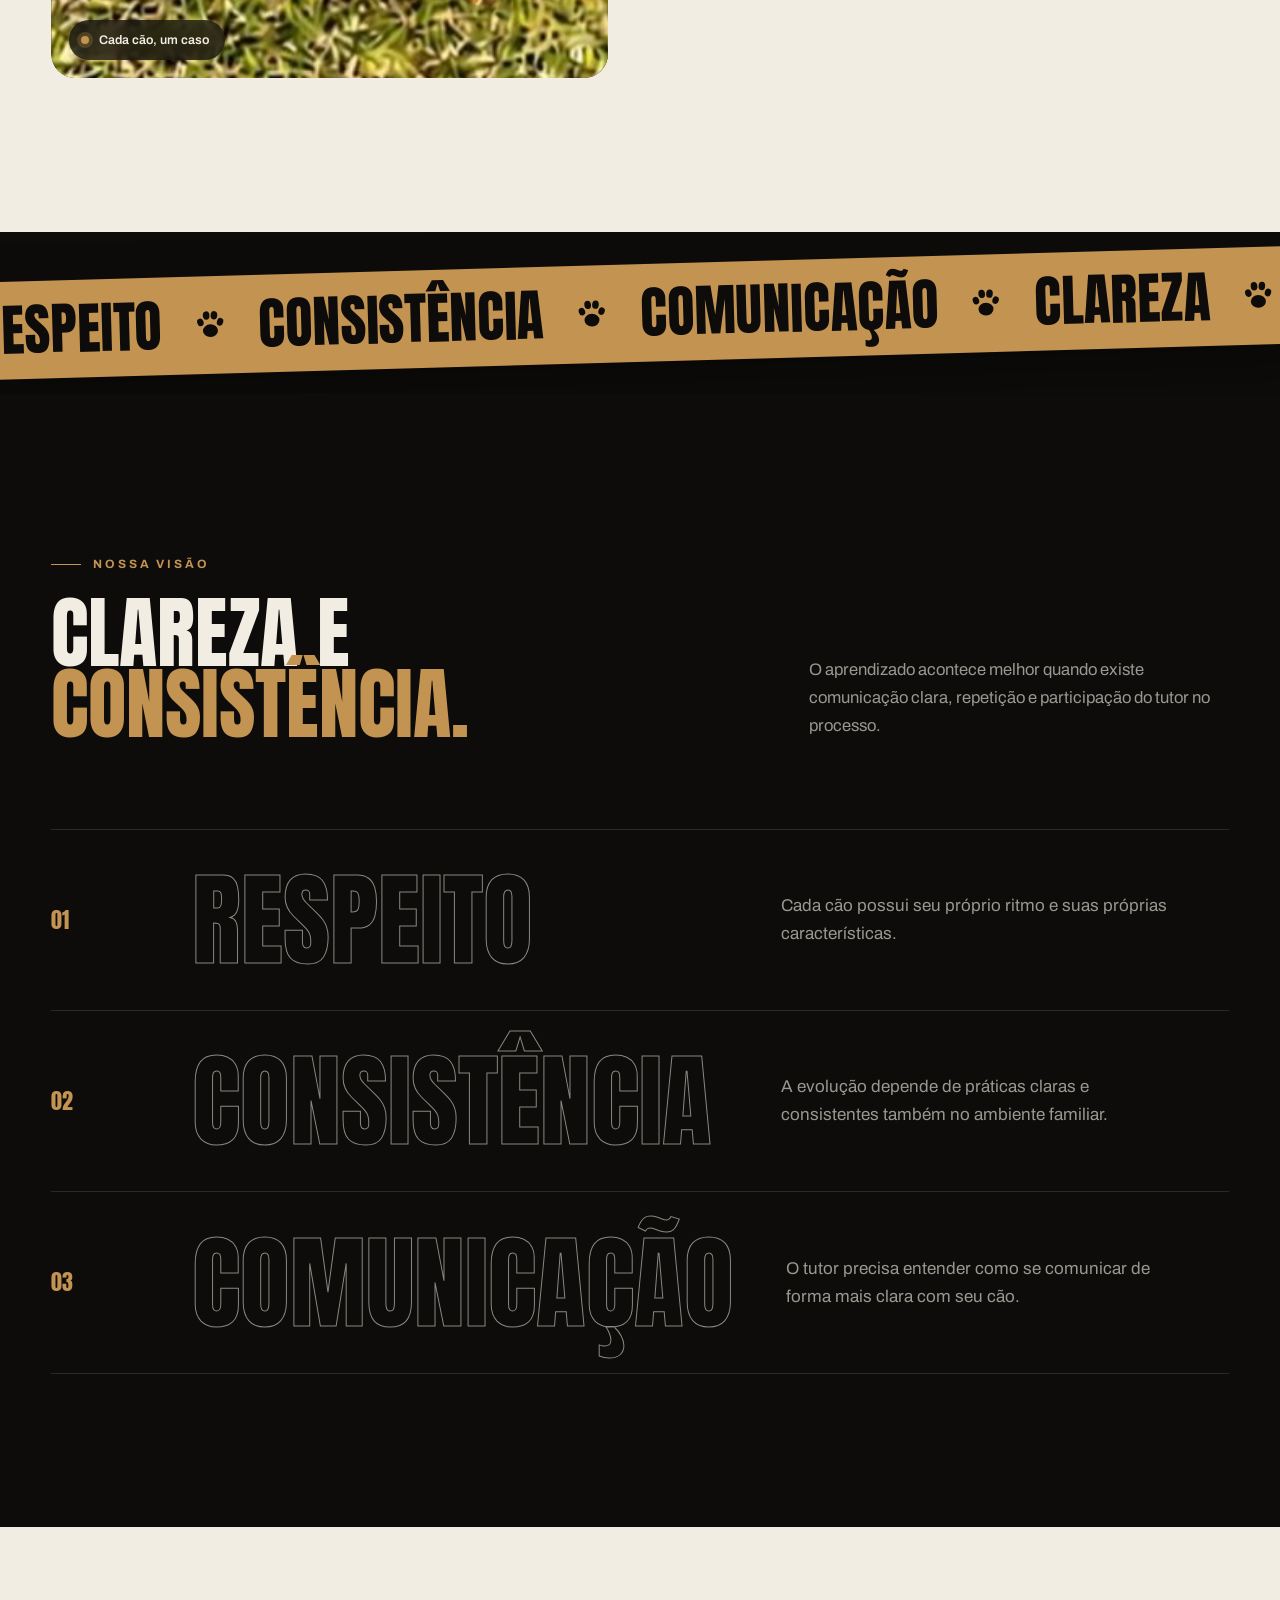
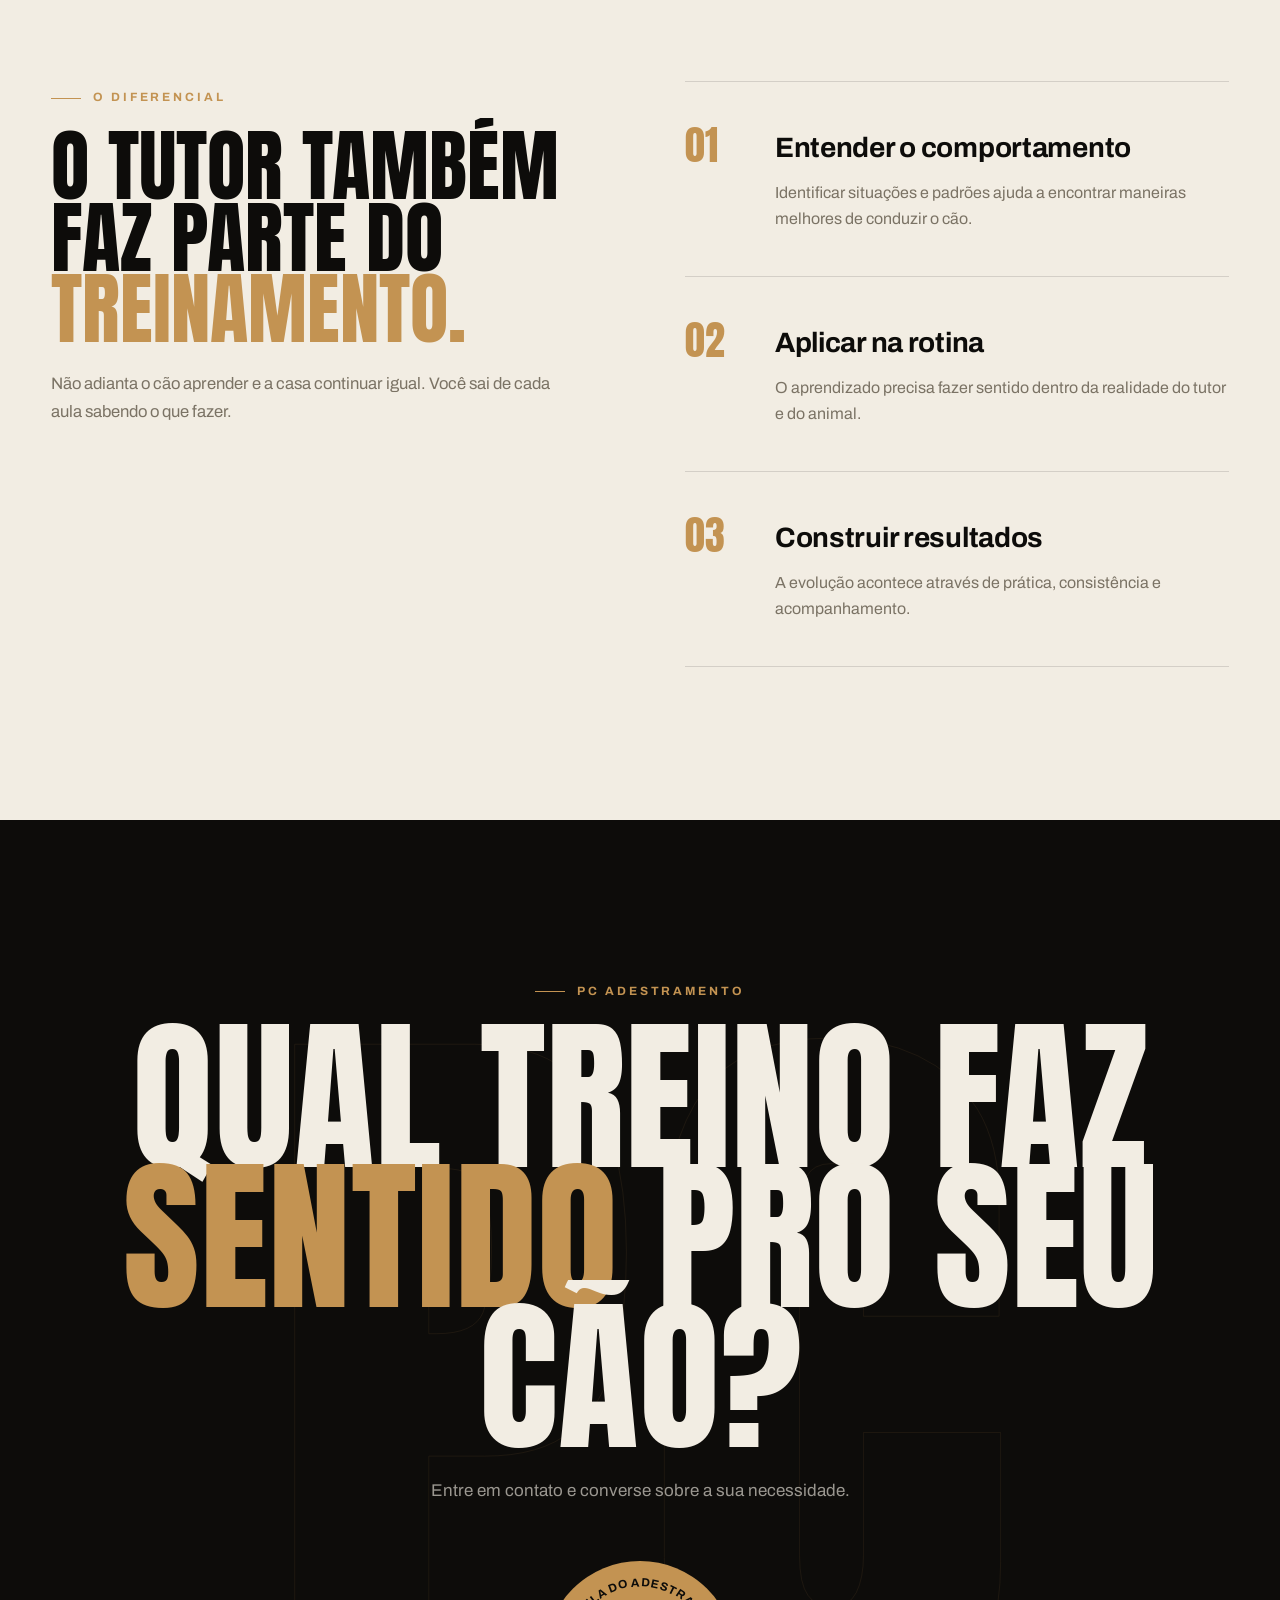
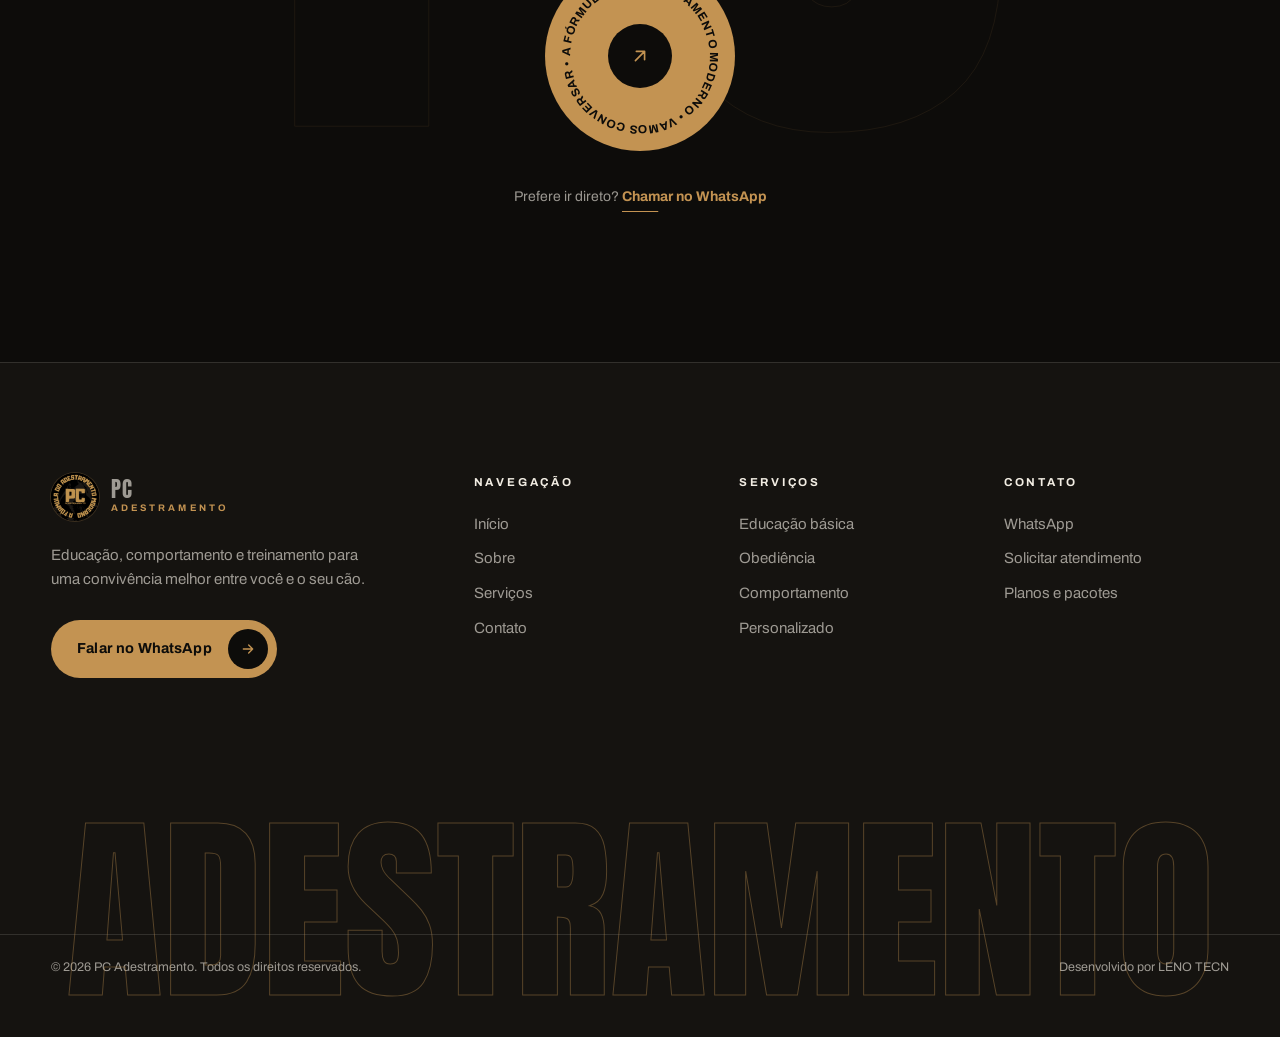
<file: sobre.html>
<!DOCTYPE html>
<html lang="pt-BR">
<head>
    <meta charset="UTF-8">
    <meta name="viewport" content="width=device-width, initial-scale=1.0">
    <title>Sobre | PC Adestramento</title>
    <meta name="description" content="Conheça a PC Adestramento e sua proposta de educação e treinamento canino baseada em comunicação, respeito e consistência.">
    <meta name="theme-color" content="#0d0c0a">
    <meta property="og:title" content="Sobre | PC Adestramento">
    <meta property="og:description" content="Conheça a PC Adestramento e sua proposta de educação e treinamento canino baseada em comunicação, respeito e consistência.">
    <meta property="og:image" content="bg1.jpg">
    <link rel="shortcut icon" href="favicon.ico" type="image/x-icon">
    <link rel="preconnect" href="https://fonts.googleapis.com">
    <link rel="preconnect" href="https://fonts.gstatic.com" crossorigin>
    <link rel="stylesheet" href="https://fonts.googleapis.com/css2?family=Anton&family=Archivo:wght@400;500;600;700;800&display=swap">
    <link rel="stylesheet" href="style.css">
    <script>document.documentElement.classList.add('js')</script>
</head>
<body>

<div class="curtain" aria-hidden="true">
    <div class="curtain-mark">
        <span class="brand-mark"><img src="logo-web.png" alt=""></span>
        <span class="dog walk" aria-hidden="true"><svg viewBox="0 0 64 40" width="58" height="36">
  <g class="dog-body" fill="currentColor">
    <path class="tail" d="M17.5 16.5 C13.5 14.5 11.5 11.5 11 8.5" fill="none" stroke="currentColor" stroke-width="2.6" stroke-linecap="round"/>
    <rect x="15" y="13.5" width="30" height="11.5" rx="5.75"/>
    <path d="M37.5 19 L43.5 7 L51 9 L47.5 21.5 Z"/>
    <path d="M44 7.6 C46 3.6 51 2.6 54 5 L61.6 8.6 C63.1 9.4 62.6 11.6 60.9 11.8 L53 12.6 C49 13 45.5 11.6 44 7.6 Z"/>
    <path d="M47.4 5.8 L48.8 -0.4 L52.6 4.6 Z"/>
  </g>
  <g stroke="currentColor" stroke-width="3" stroke-linecap="round">
    <line class="leg l1" x1="41.5" y1="22" x2="42.5" y2="37"/>
    <line class="leg l2" x1="37.5" y1="22" x2="37.5" y2="37"/>
    <line class="leg l3" x1="21.5" y1="22" x2="20.5" y2="37"/>
    <line class="leg l4" x1="17.5" y1="22" x2="17.5" y2="37"/>
  </g>
</svg></span>
    </div>
</div>

<header class="header">
    <div class="wrap header-in">
        <a href="index.html" class="brand" aria-label="PC Adestramento — página inicial">
            <span class="brand-mark"><img src="logo-web.png" alt=""></span>
            <span class="brand-name">PC<small>Adestramento</small></span>
        </a>

        <button class="burger" id="menuToggle" aria-label="Abrir menu" aria-controls="mainNav" aria-expanded="false">
            <span></span><span></span>
        </button>

        <nav class="nav" id="mainNav" aria-label="Principal">
            <a href="index.html">Início</a>
            <a href="sobre.html" class="active" aria-current="page">Sobre</a>
            <a href="servicos.html">Serviços</a>
            <a href="contato.html" class="nav-cta">Fale conosco</a>
            <p class="nav-foot">A fórmula do adestramento moderno.</p>
        </nav>
    </div>
</header>

<div class="leash" aria-hidden="true">
    <div class="leash-track"></div>
    <div class="leash-fill"></div>
    <span class="dog " aria-hidden="true"><svg viewBox="0 0 64 40" width="54" height="34">
  <g class="dog-body" fill="currentColor">
    <path class="tail" d="M17.5 16.5 C13.5 14.5 11.5 11.5 11 8.5" fill="none" stroke="currentColor" stroke-width="2.6" stroke-linecap="round"/>
    <rect x="15" y="13.5" width="30" height="11.5" rx="5.75"/>
    <path d="M37.5 19 L43.5 7 L51 9 L47.5 21.5 Z"/>
    <path d="M44 7.6 C46 3.6 51 2.6 54 5 L61.6 8.6 C63.1 9.4 62.6 11.6 60.9 11.8 L53 12.6 C49 13 45.5 11.6 44 7.6 Z"/>
    <path d="M47.4 5.8 L48.8 -0.4 L52.6 4.6 Z"/>
  </g>
  <g stroke="currentColor" stroke-width="3" stroke-linecap="round">
    <line class="leg l1" x1="41.5" y1="22" x2="42.5" y2="37"/>
    <line class="leg l2" x1="37.5" y1="22" x2="37.5" y2="37"/>
    <line class="leg l3" x1="21.5" y1="22" x2="20.5" y2="37"/>
    <line class="leg l4" x1="17.5" y1="22" x2="17.5" y2="37"/>
  </g>
</svg></span>
    <span class="leash-pct">00%</span>
</div>

<main>

    <section class="phero">
        <div class="wrap phero-grid">
            <div>
                <p class="crumb" data-reveal><a href="index.html">PC Adestramento</a><span>/</span><b>Sobre</b></p>
                <h1 data-split>Educação que começa pela <em>comunicação.</em></h1>
                <div class="phero-foot">
                    <p class="lead" data-reveal style="--d:300ms">Nossa forma de enxergar o treinamento e por que uma relação equilibrada entre cão e tutor muda tudo.</p>
                    <div class="xhero-cue" data-reveal style="--d:450ms"><span class="dog walk" aria-hidden="true"><svg viewBox="0 0 64 40" width="44" height="28">
  <g class="dog-body" fill="currentColor">
    <path class="tail" d="M17.5 16.5 C13.5 14.5 11.5 11.5 11 8.5" fill="none" stroke="currentColor" stroke-width="2.6" stroke-linecap="round"/>
    <rect x="15" y="13.5" width="30" height="11.5" rx="5.75"/>
    <path d="M37.5 19 L43.5 7 L51 9 L47.5 21.5 Z"/>
    <path d="M44 7.6 C46 3.6 51 2.6 54 5 L61.6 8.6 C63.1 9.4 62.6 11.6 60.9 11.8 L53 12.6 C49 13 45.5 11.6 44 7.6 Z"/>
    <path d="M47.4 5.8 L48.8 -0.4 L52.6 4.6 Z"/>
  </g>
  <g stroke="currentColor" stroke-width="3" stroke-linecap="round">
    <line class="leg l1" x1="41.5" y1="22" x2="42.5" y2="37"/>
    <line class="leg l2" x1="37.5" y1="22" x2="37.5" y2="37"/>
    <line class="leg l3" x1="21.5" y1="22" x2="20.5" y2="37"/>
    <line class="leg l4" x1="17.5" y1="22" x2="17.5" y2="37"/>
  </g>
</svg></span><span>Role</span></div>
                </div>
            </div>
            <figure class="phero-media" data-reveal="clip" style="--d:250ms;--z:1.35;--zo:50% 60%">
                <div class="px" data-parallax="0.14"><img src="bg1.jpg" alt="Adestrador da PC Adestramento com seus dobermanns"></div>
            </figure>
        </div>
    </section>


    <section class="sec bone">
        <div class="wrap split">
            <figure class="photo" data-reveal="clip" style="--z:2.1;--zo:52% 82%">
                <div class="px" data-parallax="0.12"><img src="bg1.jpg" alt="Dobermanns atentos durante o treino" loading="lazy"></div>
                <figcaption class="photo-tag"><i></i>Cada cão, um caso</figcaption>
            </figure>
            <div class="split-body">
                <span class="kicker" data-reveal>Nossa proposta</span>
                <h2 class="h2" style="color:var(--ink)" data-split>Mais do que comandos, <em>convivência.</em></h2>
                <p class="lead" data-reveal style="--d:150ms">O treinamento canino é uma ferramenta importante para melhorar a comunicação entre o cão e seu tutor.</p>
                <p class="lead" data-reveal style="--d:250ms">Na PC Adestramento, o trabalho é pensado para situações reais da rotina, desenvolvendo comportamentos mais adequados e uma relação mais equilibrada.</p>
                <p class="lead" data-reveal style="--d:350ms">Cada cão tem seu próprio comportamento, histórico e características. Por isso, o processo considera cada caso de forma individual.</p>
            </div>
        </div>
    </section>

    <div class="band">
        <div class="marquee"><div class="marquee-track" aria-hidden="true"><span>Respeito<svg viewBox="0 0 24 24" aria-hidden="true"><ellipse cx="12" cy="16.2" rx="5.2" ry="4.4"/><ellipse cx="5.2" cy="10.2" rx="2.2" ry="2.7" transform="rotate(-18 5.2 10.2)"/><ellipse cx="9.3" cy="5.6" rx="2.3" ry="2.9" transform="rotate(-6 9.3 5.6)"/><ellipse cx="14.7" cy="5.6" rx="2.3" ry="2.9" transform="rotate(6 14.7 5.6)"/><ellipse cx="18.8" cy="10.2" rx="2.2" ry="2.7" transform="rotate(18 18.8 10.2)"/></svg></span><span>Consistência<svg viewBox="0 0 24 24" aria-hidden="true"><ellipse cx="12" cy="16.2" rx="5.2" ry="4.4"/><ellipse cx="5.2" cy="10.2" rx="2.2" ry="2.7" transform="rotate(-18 5.2 10.2)"/><ellipse cx="9.3" cy="5.6" rx="2.3" ry="2.9" transform="rotate(-6 9.3 5.6)"/><ellipse cx="14.7" cy="5.6" rx="2.3" ry="2.9" transform="rotate(6 14.7 5.6)"/><ellipse cx="18.8" cy="10.2" rx="2.2" ry="2.7" transform="rotate(18 18.8 10.2)"/></svg></span><span>Comunicação<svg viewBox="0 0 24 24" aria-hidden="true"><ellipse cx="12" cy="16.2" rx="5.2" ry="4.4"/><ellipse cx="5.2" cy="10.2" rx="2.2" ry="2.7" transform="rotate(-18 5.2 10.2)"/><ellipse cx="9.3" cy="5.6" rx="2.3" ry="2.9" transform="rotate(-6 9.3 5.6)"/><ellipse cx="14.7" cy="5.6" rx="2.3" ry="2.9" transform="rotate(6 14.7 5.6)"/><ellipse cx="18.8" cy="10.2" rx="2.2" ry="2.7" transform="rotate(18 18.8 10.2)"/></svg></span><span>Clareza<svg viewBox="0 0 24 24" aria-hidden="true"><ellipse cx="12" cy="16.2" rx="5.2" ry="4.4"/><ellipse cx="5.2" cy="10.2" rx="2.2" ry="2.7" transform="rotate(-18 5.2 10.2)"/><ellipse cx="9.3" cy="5.6" rx="2.3" ry="2.9" transform="rotate(-6 9.3 5.6)"/><ellipse cx="14.7" cy="5.6" rx="2.3" ry="2.9" transform="rotate(6 14.7 5.6)"/><ellipse cx="18.8" cy="10.2" rx="2.2" ry="2.7" transform="rotate(18 18.8 10.2)"/></svg></span><span>Respeito<svg viewBox="0 0 24 24" aria-hidden="true"><ellipse cx="12" cy="16.2" rx="5.2" ry="4.4"/><ellipse cx="5.2" cy="10.2" rx="2.2" ry="2.7" transform="rotate(-18 5.2 10.2)"/><ellipse cx="9.3" cy="5.6" rx="2.3" ry="2.9" transform="rotate(-6 9.3 5.6)"/><ellipse cx="14.7" cy="5.6" rx="2.3" ry="2.9" transform="rotate(6 14.7 5.6)"/><ellipse cx="18.8" cy="10.2" rx="2.2" ry="2.7" transform="rotate(18 18.8 10.2)"/></svg></span><span>Consistência<svg viewBox="0 0 24 24" aria-hidden="true"><ellipse cx="12" cy="16.2" rx="5.2" ry="4.4"/><ellipse cx="5.2" cy="10.2" rx="2.2" ry="2.7" transform="rotate(-18 5.2 10.2)"/><ellipse cx="9.3" cy="5.6" rx="2.3" ry="2.9" transform="rotate(-6 9.3 5.6)"/><ellipse cx="14.7" cy="5.6" rx="2.3" ry="2.9" transform="rotate(6 14.7 5.6)"/><ellipse cx="18.8" cy="10.2" rx="2.2" ry="2.7" transform="rotate(18 18.8 10.2)"/></svg></span><span>Comunicação<svg viewBox="0 0 24 24" aria-hidden="true"><ellipse cx="12" cy="16.2" rx="5.2" ry="4.4"/><ellipse cx="5.2" cy="10.2" rx="2.2" ry="2.7" transform="rotate(-18 5.2 10.2)"/><ellipse cx="9.3" cy="5.6" rx="2.3" ry="2.9" transform="rotate(-6 9.3 5.6)"/><ellipse cx="14.7" cy="5.6" rx="2.3" ry="2.9" transform="rotate(6 14.7 5.6)"/><ellipse cx="18.8" cy="10.2" rx="2.2" ry="2.7" transform="rotate(18 18.8 10.2)"/></svg></span><span>Clareza<svg viewBox="0 0 24 24" aria-hidden="true"><ellipse cx="12" cy="16.2" rx="5.2" ry="4.4"/><ellipse cx="5.2" cy="10.2" rx="2.2" ry="2.7" transform="rotate(-18 5.2 10.2)"/><ellipse cx="9.3" cy="5.6" rx="2.3" ry="2.9" transform="rotate(-6 9.3 5.6)"/><ellipse cx="14.7" cy="5.6" rx="2.3" ry="2.9" transform="rotate(6 14.7 5.6)"/><ellipse cx="18.8" cy="10.2" rx="2.2" ry="2.7" transform="rotate(18 18.8 10.2)"/></svg></span><span>Respeito<svg viewBox="0 0 24 24" aria-hidden="true"><ellipse cx="12" cy="16.2" rx="5.2" ry="4.4"/><ellipse cx="5.2" cy="10.2" rx="2.2" ry="2.7" transform="rotate(-18 5.2 10.2)"/><ellipse cx="9.3" cy="5.6" rx="2.3" ry="2.9" transform="rotate(-6 9.3 5.6)"/><ellipse cx="14.7" cy="5.6" rx="2.3" ry="2.9" transform="rotate(6 14.7 5.6)"/><ellipse cx="18.8" cy="10.2" rx="2.2" ry="2.7" transform="rotate(18 18.8 10.2)"/></svg></span><span>Consistência<svg viewBox="0 0 24 24" aria-hidden="true"><ellipse cx="12" cy="16.2" rx="5.2" ry="4.4"/><ellipse cx="5.2" cy="10.2" rx="2.2" ry="2.7" transform="rotate(-18 5.2 10.2)"/><ellipse cx="9.3" cy="5.6" rx="2.3" ry="2.9" transform="rotate(-6 9.3 5.6)"/><ellipse cx="14.7" cy="5.6" rx="2.3" ry="2.9" transform="rotate(6 14.7 5.6)"/><ellipse cx="18.8" cy="10.2" rx="2.2" ry="2.7" transform="rotate(18 18.8 10.2)"/></svg></span><span>Comunicação<svg viewBox="0 0 24 24" aria-hidden="true"><ellipse cx="12" cy="16.2" rx="5.2" ry="4.4"/><ellipse cx="5.2" cy="10.2" rx="2.2" ry="2.7" transform="rotate(-18 5.2 10.2)"/><ellipse cx="9.3" cy="5.6" rx="2.3" ry="2.9" transform="rotate(-6 9.3 5.6)"/><ellipse cx="14.7" cy="5.6" rx="2.3" ry="2.9" transform="rotate(6 14.7 5.6)"/><ellipse cx="18.8" cy="10.2" rx="2.2" ry="2.7" transform="rotate(18 18.8 10.2)"/></svg></span><span>Clareza<svg viewBox="0 0 24 24" aria-hidden="true"><ellipse cx="12" cy="16.2" rx="5.2" ry="4.4"/><ellipse cx="5.2" cy="10.2" rx="2.2" ry="2.7" transform="rotate(-18 5.2 10.2)"/><ellipse cx="9.3" cy="5.6" rx="2.3" ry="2.9" transform="rotate(-6 9.3 5.6)"/><ellipse cx="14.7" cy="5.6" rx="2.3" ry="2.9" transform="rotate(6 14.7 5.6)"/><ellipse cx="18.8" cy="10.2" rx="2.2" ry="2.7" transform="rotate(18 18.8 10.2)"/></svg></span><span>Respeito<svg viewBox="0 0 24 24" aria-hidden="true"><ellipse cx="12" cy="16.2" rx="5.2" ry="4.4"/><ellipse cx="5.2" cy="10.2" rx="2.2" ry="2.7" transform="rotate(-18 5.2 10.2)"/><ellipse cx="9.3" cy="5.6" rx="2.3" ry="2.9" transform="rotate(-6 9.3 5.6)"/><ellipse cx="14.7" cy="5.6" rx="2.3" ry="2.9" transform="rotate(6 14.7 5.6)"/><ellipse cx="18.8" cy="10.2" rx="2.2" ry="2.7" transform="rotate(18 18.8 10.2)"/></svg></span><span>Consistência<svg viewBox="0 0 24 24" aria-hidden="true"><ellipse cx="12" cy="16.2" rx="5.2" ry="4.4"/><ellipse cx="5.2" cy="10.2" rx="2.2" ry="2.7" transform="rotate(-18 5.2 10.2)"/><ellipse cx="9.3" cy="5.6" rx="2.3" ry="2.9" transform="rotate(-6 9.3 5.6)"/><ellipse cx="14.7" cy="5.6" rx="2.3" ry="2.9" transform="rotate(6 14.7 5.6)"/><ellipse cx="18.8" cy="10.2" rx="2.2" ry="2.7" transform="rotate(18 18.8 10.2)"/></svg></span><span>Comunicação<svg viewBox="0 0 24 24" aria-hidden="true"><ellipse cx="12" cy="16.2" rx="5.2" ry="4.4"/><ellipse cx="5.2" cy="10.2" rx="2.2" ry="2.7" transform="rotate(-18 5.2 10.2)"/><ellipse cx="9.3" cy="5.6" rx="2.3" ry="2.9" transform="rotate(-6 9.3 5.6)"/><ellipse cx="14.7" cy="5.6" rx="2.3" ry="2.9" transform="rotate(6 14.7 5.6)"/><ellipse cx="18.8" cy="10.2" rx="2.2" ry="2.7" transform="rotate(18 18.8 10.2)"/></svg></span><span>Clareza<svg viewBox="0 0 24 24" aria-hidden="true"><ellipse cx="12" cy="16.2" rx="5.2" ry="4.4"/><ellipse cx="5.2" cy="10.2" rx="2.2" ry="2.7" transform="rotate(-18 5.2 10.2)"/><ellipse cx="9.3" cy="5.6" rx="2.3" ry="2.9" transform="rotate(-6 9.3 5.6)"/><ellipse cx="14.7" cy="5.6" rx="2.3" ry="2.9" transform="rotate(6 14.7 5.6)"/><ellipse cx="18.8" cy="10.2" rx="2.2" ry="2.7" transform="rotate(18 18.8 10.2)"/></svg></span></div></div>
    </div>

    <section class="sec dark">
        <div class="wrap">
            <div class="sec-head">
                <div>
                    <span class="kicker" data-reveal>Nossa visão</span>
                    <h2 class="h2" data-split>Clareza e <em>consistência.</em></h2>
                </div>
                <p class="lead" data-reveal style="--d:200ms">O aprendizado acontece melhor quando existe comunicação clara, repetição e participação do tutor no processo.</p>
            </div>

            <div class="vrows">
                <div class="vrow" data-reveal>
                    <span class="vrow-n">01</span>
                    <h3>Respeito</h3>
                    <p>Cada cão possui seu próprio ritmo e suas próprias características.</p>
                </div>
                <div class="vrow" data-reveal>
                    <span class="vrow-n">02</span>
                    <h3>Consistência</h3>
                    <p>A evolução depende de práticas claras e consistentes também no ambiente familiar.</p>
                </div>
                <div class="vrow" data-reveal>
                    <span class="vrow-n">03</span>
                    <h3>Comunicação</h3>
                    <p>O tutor precisa entender como se comunicar de forma mais clara com seu cão.</p>
                </div>
            </div>
        </div>
    </section>

    <section class="sec bone">
        <div class="wrap sticky-split">
            <div class="sticky">
                <span class="kicker" data-reveal>O diferencial</span>
                <h2 class="h2" style="color:var(--ink)" data-split>O tutor também faz parte do <em>treinamento.</em></h2>
                <p class="lead" data-reveal style="--d:200ms">Não adianta o cão aprender e a casa continuar igual. Você sai de cada aula sabendo o que fazer.</p>
            </div>
            <ul class="dlist">
                <li data-reveal>
                    <span class="n">01</span>
                    <div><h3>Entender o comportamento</h3><p>Identificar situações e padrões ajuda a encontrar maneiras melhores de conduzir o cão.</p></div>
                </li>
                <li data-reveal>
                    <span class="n">02</span>
                    <div><h3>Aplicar na rotina</h3><p>O aprendizado precisa fazer sentido dentro da realidade do tutor e do animal.</p></div>
                </li>
                <li data-reveal>
                    <span class="n">03</span>
                    <div><h3>Construir resultados</h3><p>A evolução acontece através de prática, consistência e acompanhamento.</p></div>
                </li>
            </ul>
        </div>
    </section>

    <section class="cta sec">
        <div class="cta-bg" aria-hidden="true">PC</div>
        <div class="wrap">
            <span class="kicker" data-reveal>PC Adestramento</span>
            <h2 class="cta-title" data-split>Qual treino faz <em>sentido</em> pro seu cão?</h2>
            <p class="cta-sub" data-reveal style="--d:200ms">Entre em contato e converse sobre a sua necessidade.</p>

            <a href="contato.html" class="orb" data-magnetic="0.35" aria-label="Ir para a página de contato">
                <svg class="ring" viewBox="0 0 200 200" aria-hidden="true">
                    <defs><path id="orbPath" d="M100,100 m-80,0 a80,80 0 1,1 160,0 a80,80 0 1,1 -160,0"/></defs>
                    <text><textPath href="#orbPath" textLength="498" lengthAdjust="spacing">A FÓRMULA DO ADESTRAMENTO MODERNO • VAMOS CONVERSAR •</textPath></text>
                </svg>
                <span class="orb-c"><svg viewBox="0 0 24 24" fill="none" stroke="currentColor" stroke-width="1.8" stroke-linecap="round" stroke-linejoin="round" aria-hidden="true"><path d="M7 17 17 7M8 7h9v9"/></svg></span>
            </a>

            <p class="cta-alt">Prefere ir direto? <a class="link-u" href="https://wa.me/553184315357" target="_blank" rel="noopener noreferrer">Chamar no WhatsApp</a></p>
        </div>
    </section>


</main>

<footer class="footer">
    <div class="wrap footer-top">
        <div class="footer-brand">
            <a href="index.html" class="brand" aria-label="PC Adestramento — página inicial">
                <span class="brand-mark"><img src="logo-web.png" alt=""></span>
                <span class="brand-name">PC<small>Adestramento</small></span>
            </a>
            <p>Educação, comportamento e treinamento para uma convivência melhor entre você e o seu cão.</p>
            <a href="https://wa.me/553184315357" class="btn btn-gold" target="_blank" rel="noopener noreferrer"><span>Falar no WhatsApp</span><span class="ico"><svg viewBox="0 0 24 24" fill="none" stroke="currentColor" stroke-width="2" stroke-linecap="round" stroke-linejoin="round" aria-hidden="true"><path d="M5 12h14M13 6l6 6-6 6"/></svg></span></a>
        </div>

        <div class="footer-col">
            <h4>Navegação</h4>
            <a href="index.html">Início</a>
            <a href="sobre.html">Sobre</a>
            <a href="servicos.html">Serviços</a>
            <a href="contato.html">Contato</a>
        </div>

        <div class="footer-col">
            <h4>Serviços</h4>
            <a href="servicos.html#educacao-basica">Educação básica</a>
            <a href="servicos.html#obediencia">Obediência</a>
            <a href="servicos.html#comportamento">Comportamento</a>
            <a href="servicos.html#personalizado">Personalizado</a>
        </div>

        <div class="footer-col">
            <h4>Contato</h4>
            <a href="https://wa.me/553184315357" target="_blank" rel="noopener noreferrer">WhatsApp</a>
            <a href="contato.html">Solicitar atendimento</a>
            <a href="servicos.html#planos">Planos e pacotes</a>
        </div>
    </div>

    <div class="footer-word" aria-hidden="true">Adestramento</div>

    <div class="footer-bottom">
        <div class="wrap">
            <span>© 2026 PC Adestramento. Todos os direitos reservados.</span>
            <span>Desenvolvido por LENO TECN</span>
        </div>
    </div>
</footer>

<a href="https://wa.me/553184315357" class="whatsapp-float" target="_blank" rel="noopener noreferrer" aria-label="Conversar no WhatsApp">
    <img src="wpp.png" alt="" width="28" height="28">
</a>

<script src="script.js"></script>
</body>
</html>
</file>
<file: style.css>
/* =========================================================
   PC ADESTRAMENTO — style.css
   Direção: preto + dourado do logo, tipografia condensada,
   textura de grão, movimento guiado pelo scroll.
========================================================= */

:root {
    --ink: #0d0c0a;
    --ink-2: #151310;
    --ink-3: #1f1c17;
    --olive: #353b22;
    --gold: #c39352;
    --gold-2: #dcb57a;
    --gold-dim: rgba(195, 147, 82, .22);
    --bone: #f2ede3;
    --bone-2: #e7dfd0;
    --paper: #faf7f1;

    --text: #2a2721;
    --muted: #7b7365;
    --muted-d: rgba(242, 237, 227, .62);
    --line: rgba(13, 12, 10, .13);
    --line-d: rgba(242, 237, 227, .13);

    --display: "Anton", Impact, "Arial Narrow", sans-serif;
    --body: "Archivo", system-ui, -apple-system, sans-serif;

    --ease: cubic-bezier(.16, 1, .3, 1);
    --ease-io: cubic-bezier(.76, 0, .24, 1);
    --gutter: clamp(20px, 4vw, 56px);
    --header: 78px;
    --radius: 24px;
}

*,
*::before,
*::after {
    margin: 0;
    padding: 0;
    box-sizing: border-box;
}

html {
    -webkit-text-size-adjust: 100%;
}

body {
    background: var(--ink);
    color: var(--text);
    font-family: var(--body);
    font-size: 16px;
    line-height: 1.65;
    overflow-x: hidden;
    overflow-x: clip;
    -webkit-font-smoothing: antialiased;
    text-rendering: optimizeLegibility;
}

/* grão de filme por cima de tudo */
body::after {
    content: "";
    position: fixed;
    inset: -50%;
    z-index: 9000;
    pointer-events: none;
    opacity: .065;
    background-image: url("data:image/svg+xml,%3Csvg xmlns='http://www.w3.org/2000/svg' width='180' height='180'%3E%3Cfilter id='n'%3E%3CfeTurbulence type='fractalNoise' baseFrequency='.85' numOctaves='3' stitchTiles='stitch'/%3E%3C/filter%3E%3Crect width='100%25' height='100%25' filter='url(%23n)'/%3E%3C/svg%3E");
    animation: grain 1.2s steps(6) infinite;
}

@keyframes grain {
    0% { transform: translate(0, 0); }
    20% { transform: translate(-3%, 2%); }
    40% { transform: translate(2%, -3%); }
    60% { transform: translate(-2%, -1%); }
    80% { transform: translate(3%, 3%); }
    100% { transform: translate(0, 0); }
}

img { display: block; max-width: 100%; }
a { color: inherit; text-decoration: none; }
button, input, select, textarea { font: inherit; color: inherit; }
ul { list-style: none; }
::selection { background: var(--gold); color: var(--ink); }

:focus-visible {
    outline: 2px solid var(--gold);
    outline-offset: 3px;
}

.wrap {
    width: min(1320px, 100% - 2 * var(--gutter));
    margin-inline: auto;
}

.sec { padding: clamp(96px, 12vw, 170px) 0; position: relative; }
.dark { background: var(--ink); color: var(--bone); }
.bone { background: var(--bone); color: var(--text); }
.paper { background: var(--paper); color: var(--text); }

/* ---------- tipografia ---------- */

.kicker {
    display: inline-flex;
    align-items: center;
    gap: 12px;
    font-size: 12px;
    font-weight: 700;
    letter-spacing: .24em;
    text-transform: uppercase;
    color: var(--gold);
}

.kicker::before {
    content: "";
    width: 30px;
    height: 1px;
    background: currentColor;
}

.h-display {
    font-family: var(--display);
    font-weight: 400;
    text-transform: uppercase;
    line-height: .9;
    letter-spacing: .003em;
}

.h2 {
    font-family: var(--display);
    font-weight: 400;
    text-transform: uppercase;
    font-size: clamp(46px, 6.2vw, 96px);
    line-height: .9;
    margin-top: 22px;
}

.h2 em,
.h-display em { font-style: normal; color: var(--gold); }

.outline {
    color: transparent;
    -webkit-text-stroke: 1.5px currentColor;
}

.lead {
    font-size: clamp(16px, 1.3vw, 19px);
    line-height: 1.7;
    color: var(--muted);
    max-width: 520px;
}

.dark .lead { color: var(--muted-d); }

/* ---------- botões ---------- */

.btn {
    position: relative;
    display: inline-flex;
    align-items: center;
    justify-content: space-between;
    gap: 16px;
    height: 58px;
    padding: 0 9px 0 26px;
    border-radius: 100px;
    border: 0;
    font-weight: 700;
    font-size: 14.5px;
    letter-spacing: .01em;
    white-space: nowrap;
    overflow: hidden;
    isolation: isolate;
    cursor: pointer;
    transition: color .5s var(--ease), transform .4s var(--ease);
}

.btn::before {
    content: "";
    position: absolute;
    inset: 0;
    z-index: -1;
    border-radius: inherit;
    transform: translateY(102%);
    transition: transform .6s var(--ease);
}

.btn:hover::before { transform: none; }

.btn .ico {
    width: 40px;
    height: 40px;
    border-radius: 50%;
    display: grid;
    place-items: center;
    flex-shrink: 0;
    transition: transform .6s var(--ease), background .4s, color .4s;
}

.btn:hover .ico { transform: rotate(-45deg); }
.btn .ico svg { width: 16px; height: 16px; }

.btn-gold { background: var(--gold); color: var(--ink); }
.btn-gold::before { background: var(--bone); }
.btn-gold .ico { background: var(--ink); color: var(--gold); }

.btn-ghost { background: transparent; color: var(--bone); box-shadow: inset 0 0 0 1px rgba(242, 237, 227, .28); }
.btn-ghost::before { background: var(--bone); }
.btn-ghost:hover { color: var(--ink); }
.btn-ghost .ico { background: var(--bone); color: var(--ink); }
.btn-ghost:hover .ico { background: var(--ink); color: var(--bone); }

.btn-ink { background: var(--ink); color: var(--bone); }
.btn-ink::before { background: var(--gold); }
.btn-ink:hover { color: var(--ink); }
.btn-ink .ico { background: var(--gold); color: var(--ink); }
.btn-ink:hover .ico { background: var(--ink); color: var(--gold); }

.btns { display: flex; flex-wrap: wrap; gap: 12px; }

.link-u {
    position: relative;
    display: inline-flex;
    align-items: center;
    gap: 10px;
    font-weight: 700;
    color: var(--gold);
}

.link-u::after {
    content: "";
    position: absolute;
    left: 0;
    bottom: -4px;
    width: 100%;
    height: 1px;
    background: currentColor;
    transform: scaleX(.25);
    transform-origin: left;
    transition: transform .6s var(--ease);
}

.link-u:hover::after { transform: scaleX(1); }

/* =========================================================
   CORTINA DE TRANSIÇÃO ENTRE PÁGINAS
========================================================= */

.curtain { display: none; }

.js .curtain {
    display: grid;
    place-items: center;
    position: fixed;
    inset: 0;
    z-index: 9500;
    background: var(--ink);
    pointer-events: none;
    transform: translateY(0);
}

.js .curtain::before {
    content: "";
    position: absolute;
    left: 0;
    right: 0;
    bottom: 100%;
    height: 14vh;
    background: var(--gold);
    transform-origin: bottom;
}

.js .curtain.out {
    transform: translateY(-115%);
    transition: transform 1s var(--ease-io) .1s;
}

.js .curtain.enter {
    transform: translateY(115%);
    transition: none;
}

.js .curtain.cover {
    transform: translateY(0);
    transition: transform .75s var(--ease-io);
}

.curtain-mark {
    display: flex;
    flex-direction: column;
    align-items: center;
    gap: 18px;
}

.curtain-mark .brand-mark { width: 84px; height: 84px; }

.curtain-mark .dog { color: var(--gold); }

/* =========================================================
   HEADER
========================================================= */

.header {
    position: fixed;
    inset: 0 0 auto;
    z-index: 500;
    color: var(--bone);
    transition: transform .7s var(--ease), background .4s, box-shadow .4s;
}

.header-in {
    height: var(--header);
    display: flex;
    align-items: center;
    justify-content: space-between;
    gap: 24px;
}

.header.solid {
    background: rgba(13, 12, 10, .82);
    -webkit-backdrop-filter: blur(14px) saturate(1.2);
    backdrop-filter: blur(14px) saturate(1.2);
    box-shadow: 0 1px 0 var(--line-d);
}

.header.hide { transform: translateY(-100%); }

.brand {
    position: relative;
    z-index: 2;
    display: flex;
    align-items: center;
    gap: 12px;
}

.brand-mark {
    width: 48px;
    height: 48px;
    border-radius: 50%;
    overflow: hidden;
    background: #000;
    flex-shrink: 0;
    box-shadow: 0 0 0 1px var(--gold-dim);
    transition: transform .8s var(--ease);
}

.brand:hover .brand-mark { transform: rotate(-20deg); }

.brand-mark img {
    width: 100%;
    height: 100%;
    object-fit: cover;
    transform: scale(1.26);
}

.brand-name {
    font-family: var(--display);
    text-transform: uppercase;
    font-size: 21px;
    line-height: 1;
    letter-spacing: .03em;
}

.brand-name small {
    display: block;
    margin-top: 4px;
    font-family: var(--body);
    font-size: 9.5px;
    font-weight: 700;
    letter-spacing: .32em;
    color: var(--gold);
}

.nav {
    display: flex;
    align-items: center;
    gap: 4px;
}

.nav a {
    position: relative;
    padding: 10px 16px;
    font-size: 14px;
    font-weight: 600;
    color: rgba(242, 237, 227, .7);
    transition: color .3s;
}

.nav a:hover,
.nav a.active { color: var(--bone); }

.nav a.active::after {
    content: "";
    position: absolute;
    left: 50%;
    bottom: 1px;
    width: 5px;
    height: 5px;
    border-radius: 50%;
    background: var(--gold);
    transform: translateX(-50%);
}

.nav .nav-cta {
    margin-left: 12px;
    padding: 12px 22px;
    border-radius: 100px;
    background: var(--gold);
    color: var(--ink);
    transition: background .3s, color .3s;
}

.nav .nav-cta:hover,
.nav .nav-cta.active { background: var(--bone); color: var(--ink); }
.nav .nav-cta.active::after { display: none; }

.nav-foot { display: none; }

.burger {
    display: none;
    position: relative;
    z-index: 2;
    width: 46px;
    height: 46px;
    border-radius: 50%;
    border: 1px solid var(--line-d);
    background: transparent;
    cursor: pointer;
}

.burger span {
    position: absolute;
    left: 14px;
    right: 14px;
    height: 1.5px;
    background: var(--bone);
    transition: transform .5s var(--ease), top .5s var(--ease);
}

.burger span:nth-child(1) { top: 18px; }
.burger span:nth-child(2) { top: 26px; }
.burger.open span:nth-child(1) { top: 22px; transform: rotate(45deg); }
.burger.open span:nth-child(2) { top: 22px; transform: rotate(-45deg); }

body.nav-open { overflow: hidden; }

/* =========================================================
   CACHORRO DO SCROLL (guia de progresso)
========================================================= */

.dog { display: block; }
.dog svg { display: block; overflow: visible; }
.dog .leg { transform-box: fill-box; transform-origin: 50% 0; }
.dog .tail { transform-box: fill-box; transform-origin: 100% 100%; animation: wag .5s ease-in-out infinite alternate; }

body.is-scrolling .dog .l1,
body.is-scrolling .dog .l3,
.dog.walk .l1,
.dog.walk .l3 { animation: gallop .3s ease-in-out infinite alternate; }

body.is-scrolling .dog .l2,
body.is-scrolling .dog .l4,
.dog.walk .l2,
.dog.walk .l4 { animation: gallop .3s ease-in-out infinite alternate-reverse; }

body.is-scrolling .dog .dog-body,
.dog.walk .dog-body { animation: bob .3s ease-in-out infinite alternate; }

body.dir-up .leash .dog svg,
body.dir-up .track .dog svg { transform: scaleX(-1); }

@keyframes gallop { from { transform: rotate(30deg); } to { transform: rotate(-30deg); } }
@keyframes bob { from { transform: translateY(0); } to { transform: translateY(-1.6px); } }
@keyframes wag { from { transform: rotate(-12deg); } to { transform: rotate(16deg); } }

.leash {
    position: fixed;
    left: var(--gutter);
    right: calc(var(--gutter) + 78px);
    bottom: 22px;
    height: 34px;
    z-index: 400;
    pointer-events: none;
    color: var(--gold);
    opacity: 0;
    transition: opacity .6s;
}

.leash.on { opacity: 1; }

.leash-track,
.leash-fill {
    position: absolute;
    left: 0;
    bottom: 0;
    height: 1px;
}

.leash-track { right: 0; background: rgba(195, 147, 82, .28); }
.leash-fill { width: calc(var(--sp, 0) * 100%); background: var(--gold); }

.leash .dog {
    position: absolute;
    bottom: 1px;
    left: calc(var(--sp, 0) * 100%);
    transform: translateX(-50%);
    filter: drop-shadow(0 2px 6px rgba(0, 0, 0, .35));
}

.leash-pct {
    position: absolute;
    right: 0;
    bottom: 8px;
    font-size: 10px;
    font-weight: 700;
    letter-spacing: .2em;
    font-variant-numeric: tabular-nums;
}

/* =========================================================
   HERO COM EXPANSÃO NO SCROLL (home)
========================================================= */

.xhero {
    position: relative;
    height: 290vh;
    height: 290svh;
    background: var(--ink);
    color: var(--bone);
}

.xhero-sticky {
    position: sticky;
    top: 0;
    height: 100vh;
    height: 100svh;
    overflow: hidden;
    display: grid;
    place-items: center;
}

.xhero-media {
    --sw: min(390px, 64vw);
    --sh: min(500px, 54svh);
    position: absolute;
    left: 50%;
    top: 50%;
    z-index: 1;
    width: calc(var(--sw) + (100vw - var(--sw)) * var(--e, 0));
    height: calc(var(--sh) + (100svh - var(--sh)) * var(--e, 0));
    transform: translate(-50%, calc(-50% + (1 - var(--e, 0)) * 7svh));
    border-radius: calc((1 - var(--e, 0)) * 26px);
    overflow: hidden;
    will-change: width, height, transform;
}

.xhero-media img {
    width: 100%;
    height: 100%;
    object-fit: cover;
    object-position: 50% 60%;
    transform-origin: 50% 93%;
    transform: scale(calc(1.9 - var(--e, 0) * .9));
    will-change: transform;
}

.js .xhero-media { clip-path: inset(100% 0 0 0); transition: clip-path 1.5s var(--ease) .35s; }
.js body.loaded .xhero-media { clip-path: inset(0 0 0 0); }

.xhero-media::after {
    content: "";
    position: absolute;
    inset: 0;
    background:
        linear-gradient(to top, rgba(13, 12, 10, .92) 0%, rgba(13, 12, 10, .2) 42%, transparent 60%),
        linear-gradient(to bottom, rgba(13, 12, 10, .5), transparent 22%);
    opacity: calc(.35 + var(--e, 0) * .65);
}

.xhero-title {
    position: relative;
    z-index: 2;
    text-align: center;
    font-family: var(--display);
    font-weight: 400;
    text-transform: uppercase;
    font-size: clamp(58px, 11.6vw, 196px);
    line-height: .86;
    pointer-events: none;
}

.xhero-title .xl {
    display: block;
    overflow: hidden;
    padding: .14em .04em .02em;
    margin-top: -.12em;
    transform: translateX(calc(var(--dir) * var(--e, 0) * 62vw));
    opacity: calc(1 - var(--e, 0) * 1.5);
}

.xhero-title .xl > span { display: inline-block; }

.js .xhero-title .xl > span {
    transform: translateY(110%);
    transition: transform 1.2s var(--ease);
}

.js .xhero-title .xl:nth-child(2) > span { transition-delay: .1s; }
.js .xhero-title .xl:nth-child(3) > span { transition-delay: .2s; }
.js body.loaded .xhero-title .xl > span { transform: none; }

.xhero-title .xl-o {
    color: transparent;
    -webkit-text-stroke: 1.6px var(--gold);
}

.xhero-meta {
    position: absolute;
    inset: calc(var(--header) + 18px) var(--gutter) 78px;
    z-index: 3;
    display: grid;
    grid-template-rows: auto 1fr auto;
    pointer-events: none;
    opacity: calc(1 - var(--e, 0) * 3.2);
}

.xhero-top {
    display: flex;
    justify-content: space-between;
    align-items: center;
    gap: 20px;
    font-size: 12px;
    letter-spacing: .2em;
    text-transform: uppercase;
    color: var(--muted-d);
    font-weight: 600;
}

.xhero-bottom {
    grid-row: 3;
    display: flex;
    align-items: flex-end;
    justify-content: space-between;
    gap: 30px;
}

.xhero-bottom p {
    max-width: 330px;
    font-size: 15px;
    color: var(--muted-d);
}

.xhero-cue {
    display: flex;
    align-items: center;
    gap: 14px;
    font-size: 11px;
    font-weight: 700;
    letter-spacing: .24em;
    text-transform: uppercase;
    color: var(--gold);
}

.js .xhero-meta > * { opacity: 0; transition: opacity 1s .9s; }
.js body.loaded .xhero-meta > * { opacity: 1; }

.xhero-cap {
    position: absolute;
    left: var(--gutter);
    right: var(--gutter);
    bottom: clamp(70px, 9svh, 110px);
    z-index: 3;
    display: flex;
    justify-content: space-between;
    align-items: flex-end;
    gap: 30px;
    flex-wrap: wrap;
    opacity: clamp(0, (var(--e, 0) - .78) * 5, 1);
    transform: translateY(calc((1 - clamp(0, (var(--e, 0) - .78) * 5, 1)) * 40px));
    pointer-events: none;
}

.xhero.cap-on .xhero-cap { pointer-events: auto; }

.xhero-cap h2 {
    font-family: var(--display);
    font-weight: 400;
    text-transform: uppercase;
    font-size: clamp(44px, 6.4vw, 104px);
    line-height: .9;
    max-width: 780px;
}

.xhero-cap h2 em { font-style: normal; color: var(--gold); }

.xhero-cap-side { max-width: 400px; display: grid; gap: 24px; }
.xhero-cap-side p { color: rgba(242, 237, 227, .78); }

/* =========================================================
   MARQUEE
========================================================= */

.band {
    position: relative;
    z-index: 2;
    overflow: hidden;
    background: var(--ink);
    padding: 34px 0;
}

.marquee {
    background: var(--gold);
    color: var(--ink);
    padding: 20px 0;
    transform: rotate(-1.6deg) scale(1.04);
    box-shadow: 0 20px 50px rgba(0, 0, 0, .35);
}

.marquee.alt {
    background: var(--ink-3);
    color: var(--bone);
    transform: rotate(1.4deg) scale(1.04);
    margin-top: -18px;
}

.marquee-track {
    display: flex;
    width: max-content;
    animation: mq 32s linear infinite;
}

.marquee.alt .marquee-track { animation-direction: reverse; animation-duration: 40s; }

.marquee-track span {
    display: flex;
    align-items: center;
    gap: .55em;
    padding-right: .55em;
    font-family: var(--display);
    text-transform: uppercase;
    font-size: clamp(30px, 4.2vw, 60px);
    line-height: 1;
    white-space: nowrap;
}

.marquee-track svg { width: .62em; height: .62em; fill: currentColor; flex-shrink: 0; }
.marquee.alt .marquee-track svg { fill: var(--gold); }

@keyframes mq { to { transform: translateX(-50%); } }

/* =========================================================
   MANIFESTO (texto que acende no scroll)
========================================================= */

.manifesto-head {
    display: flex;
    justify-content: space-between;
    align-items: center;
    gap: 20px;
    margin-bottom: clamp(40px, 6vw, 70px);
    padding-bottom: 22px;
    border-bottom: 1px solid var(--line);
    font-size: 13px;
    font-weight: 600;
    color: var(--muted);
}

.scrub {
    font-family: var(--display);
    font-weight: 400;
    text-transform: uppercase;
    font-size: clamp(40px, 6.3vw, 104px);
    line-height: .96;
    color: var(--ink);
}

.scrub em { font-style: normal; color: var(--gold); }
.scrub .sw { opacity: .13; transition: opacity .35s linear; }
.scrub .sw.on { opacity: 1; }
.dark .scrub { color: var(--bone); }

/* pilares */

.pillars {
    display: grid;
    grid-template-columns: repeat(3, 1fr);
    gap: clamp(24px, 3vw, 48px);
    margin-top: clamp(80px, 10vw, 140px);
}

.pillar {
    position: relative;
    padding-top: 28px;
    border-top: 1px solid var(--line);
}

.pillar::before {
    content: "";
    position: absolute;
    left: 0;
    top: -1px;
    height: 1px;
    width: 100%;
    background: var(--gold);
    transform: scaleX(0);
    transform-origin: left;
    transition: transform 1s var(--ease);
}

.pillar:hover::before { transform: scaleX(1); }

.pillar-n {
    display: block;
    margin-bottom: 30px;
    font-family: var(--display);
    font-size: clamp(64px, 7vw, 96px);
    line-height: .85;
    color: transparent;
    -webkit-text-stroke: 1px rgba(13, 12, 10, .45);
    transition: color .5s, -webkit-text-stroke-color .5s;
}

.pillar:hover .pillar-n { color: var(--gold); -webkit-text-stroke-color: var(--gold); }

.pillar h3 {
    margin-bottom: 10px;
    font-size: 22px;
    font-weight: 700;
    letter-spacing: -.01em;
    color: var(--ink);
}

.pillar p { color: var(--muted); font-size: 15.5px; }

/* =========================================================
   SPLIT COM FOTO
========================================================= */

.split {
    display: grid;
    grid-template-columns: 1.05fr 1fr;
    gap: clamp(44px, 7vw, 120px);
    align-items: center;
}

.split.rev > :first-child { order: 2; }

.photo {
    position: relative;
    border-radius: var(--radius);
    overflow: hidden;
    aspect-ratio: 4 / 5;
    background: var(--ink-3);
}

.photo .px {
    position: absolute;
    inset: -10% 0;
    will-change: transform;
}

.photo img {
    width: 100%;
    height: 100%;
    object-fit: cover;
    object-position: var(--op, 50% 50%);
    transform: scale(var(--z, 1));
    transform-origin: var(--zo, 50% 50%);
}

.photo-tag {
    position: absolute;
    left: 18px;
    bottom: 18px;
    z-index: 2;
    display: inline-flex;
    align-items: center;
    gap: 10px;
    padding: 10px 16px 10px 12px;
    border-radius: 100px;
    background: rgba(13, 12, 10, .72);
    -webkit-backdrop-filter: blur(10px);
    backdrop-filter: blur(10px);
    color: var(--bone);
    font-size: 12.5px;
    font-weight: 600;
}

.photo-tag i {
    width: 8px;
    height: 8px;
    border-radius: 50%;
    background: var(--gold);
    box-shadow: 0 0 0 4px rgba(195, 147, 82, .25);
    animation: pulse 2s ease-in-out infinite;
}

@keyframes pulse { 50% { box-shadow: 0 0 0 8px rgba(195, 147, 82, 0); } }

.split-body p { margin-top: 20px; }
.split-body .lead + .lead { margin-top: 16px; }
.split-body .btns,
.split-body .link-u { margin-top: 36px; }

.ticks {
    display: grid;
    grid-template-columns: 1fr 1fr;
    margin-top: 38px;
    border-top: 1px solid var(--line-d);
}

.bone .ticks, .paper .ticks { border-color: var(--line); }

.ticks li {
    display: flex;
    align-items: center;
    gap: 12px;
    padding: 16px 0;
    border-bottom: 1px solid var(--line-d);
    font-weight: 600;
    font-size: 15px;
}

.bone .ticks li, .paper .ticks li { border-color: var(--line); }

.ticks li svg { width: 18px; height: 18px; color: var(--gold); flex-shrink: 0; }

/* =========================================================
   CARDS EMPILHADOS (serviços home)
========================================================= */

.sec-head {
    display: flex;
    justify-content: space-between;
    align-items: flex-end;
    gap: 40px;
    margin-bottom: clamp(56px, 7vw, 96px);
}

.sec-head .lead { max-width: 420px; }

.stack { display: grid; gap: 24px; }

.scard {
    position: sticky;
    top: calc(var(--header) + 22px + var(--i, 0) * 16px);
    min-height: min(540px, 72svh);
    display: grid;
    grid-template-columns: auto 1fr auto;
    gap: clamp(24px, 4vw, 70px);
    padding: clamp(30px, 4.4vw, 64px);
    border-radius: 28px;
    overflow: hidden;
    transform-origin: 50% 0;
    transform: scale(var(--s, 1));
    will-change: transform;
}

.scard::after {
    content: "";
    position: absolute;
    inset: 0;
    background: #000;
    opacity: var(--dim, 0);
    pointer-events: none;
    border-radius: inherit;
}

.scard:nth-child(1) { background: var(--ink-3); color: var(--bone); }
.scard:nth-child(2) { background: var(--gold); color: var(--ink); }
.scard:nth-child(3) { background: var(--bone); color: var(--ink); }
.scard:nth-child(4) { background: var(--olive); color: var(--bone); }

.scard-n {
    font-family: var(--display);
    font-size: clamp(90px, 13vw, 200px);
    line-height: .78;
    color: transparent;
    -webkit-text-stroke: 1.5px currentColor;
    opacity: .9;
}

.scard-body { align-self: end; max-width: 620px; }

.scard-body h3 {
    font-family: var(--display);
    font-weight: 400;
    text-transform: uppercase;
    font-size: clamp(44px, 6vw, 92px);
    line-height: .9;
    margin-bottom: 20px;
}

.scard-body p { font-size: 17px; opacity: .8; max-width: 480px; }

.chips { display: flex; flex-wrap: wrap; gap: 8px; margin-top: 26px; }

.chips li {
    padding: 8px 15px;
    border-radius: 100px;
    border: 1px solid currentColor;
    font-size: 13px;
    font-weight: 600;
    opacity: .85;
}

.scard-go {
    align-self: end;
    width: 88px;
    height: 88px;
    border-radius: 50%;
    display: grid;
    place-items: center;
    border: 1px solid currentColor;
    transition: background .4s, color .4s, transform .6s var(--ease);
}

.scard-go svg { width: 26px; height: 26px; transition: transform .6s var(--ease); }
.scard-go:hover { background: currentColor; }
.scard-go:hover svg { transform: rotate(-45deg); }
.scard:nth-child(1) .scard-go:hover svg,
.scard:nth-child(4) .scard-go:hover svg { color: var(--ink); }
.scard:nth-child(2) .scard-go:hover svg,
.scard:nth-child(3) .scard-go:hover svg { color: var(--bone); }

.scard-paw {
    position: absolute;
    right: -40px;
    top: -40px;
    width: 280px;
    height: 280px;
    fill: currentColor;
    opacity: .05;
    transform: rotate(18deg);
    pointer-events: none;
}

/* =========================================================
   PROCESSO COM CACHORRO NA TRILHA
========================================================= */

.track {
    position: relative;
    height: 56px;
    margin: clamp(50px, 6vw, 80px) 0 0;
    color: var(--ink);
}

.track-line,
.track-fill {
    position: absolute;
    left: 0;
    bottom: 10px;
    height: 2px;
}

.track-line { right: 0; background: var(--line); }
.track-fill { width: calc(var(--tp, 0) * 100%); background: var(--gold); }

.track .dog {
    position: absolute;
    left: calc(var(--tp, 0) * 100%);
    bottom: 11px;
    transform: translateX(-50%);
}

.track-flag {
    position: absolute;
    right: 0;
    bottom: 12px;
    width: 2px;
    height: 34px;
    background: var(--ink);
}

.track-flag::after {
    content: "";
    position: absolute;
    left: 2px;
    top: 0;
    border-left: 16px solid var(--gold);
    border-top: 7px solid transparent;
    border-bottom: 7px solid transparent;
}

.steps {
    display: grid;
    grid-template-columns: repeat(4, 1fr);
    gap: clamp(20px, 3vw, 44px);
    margin-top: 30px;
}

.step-n {
    display: block;
    margin-bottom: 18px;
    font-family: var(--display);
    font-size: clamp(56px, 6vw, 84px);
    line-height: .85;
    color: var(--bone-2);
    transition: color .6s var(--ease);
}

.step.on .step-n { color: var(--gold); }

.step h3 {
    margin-bottom: 8px;
    font-size: 21px;
    font-weight: 700;
    color: var(--ink);
}

.step p { color: var(--muted); font-size: 15px; }

/* =========================================================
   CTA FINAL
========================================================= */

.cta {
    position: relative;
    overflow: hidden;
    background: var(--ink);
    color: var(--bone);
    text-align: center;
}

.cta-bg {
    position: absolute;
    left: 50%;
    top: 50%;
    transform: translate(-50%, -50%);
    font-family: var(--display);
    font-size: 62vw;
    line-height: .7;
    color: transparent;
    -webkit-text-stroke: 1px rgba(195, 147, 82, .09);
    pointer-events: none;
    user-select: none;
    white-space: nowrap;
}

.cta .wrap { position: relative; }

.cta-title {
    margin-top: 26px;
    font-family: var(--display);
    font-weight: 400;
    text-transform: uppercase;
    font-size: clamp(64px, 13vw, 230px);
    line-height: .84;
}

.cta-title em { font-style: normal; color: var(--gold); }

.cta-sub {
    max-width: 480px;
    margin: 30px auto 0;
    color: var(--muted-d);
    font-size: 17px;
}

.orb {
    position: relative;
    width: 190px;
    height: 190px;
    margin: 56px auto 0;
    display: grid;
    place-items: center;
    border-radius: 50%;
    background: var(--gold);
    color: var(--ink);
    transition: transform .5s var(--ease), background .4s;
}

.orb:hover { background: var(--bone); }

.orb .ring {
    position: absolute;
    inset: 8px;
    width: calc(100% - 16px);
    height: calc(100% - 16px);
    animation: spin 18s linear infinite;
}

.orb .ring text {
    font-family: var(--body);
    font-size: 13.5px;
    font-weight: 700;
    letter-spacing: .12em;
    fill: currentColor;
}

.orb-c {
    width: 64px;
    height: 64px;
    border-radius: 50%;
    display: grid;
    place-items: center;
    background: var(--ink);
    color: var(--gold);
    transition: transform .6s var(--ease);
}

.orb:hover .orb-c { transform: rotate(-45deg) scale(1.08); }
.orb-c svg { width: 22px; height: 22px; }

@keyframes spin { to { transform: rotate(360deg); } }

.cta-alt { margin-top: 34px; font-size: 14px; color: var(--muted-d); }

/* =========================================================
   FOOTER
========================================================= */

.footer {
    position: relative;
    overflow: hidden;
    background: var(--ink-2);
    color: var(--muted-d);
    padding-top: clamp(70px, 9vw, 110px);
    border-top: 1px solid var(--line-d);
}

.footer-top {
    display: grid;
    grid-template-columns: 1.7fr 1fr 1fr 1fr;
    gap: 40px;
}

.footer-brand p { max-width: 320px; margin: 22px 0 28px; font-size: 15px; }

.footer h4 {
    margin-bottom: 20px;
    color: var(--bone);
    font-size: 11.5px;
    font-weight: 700;
    letter-spacing: .24em;
    text-transform: uppercase;
}

.footer-col a {
    display: block;
    width: fit-content;
    margin-bottom: 10px;
    font-size: 15px;
    transition: color .3s, transform .5s var(--ease);
}

.footer-col a:hover { color: var(--gold); transform: translateX(6px); }

.footer-word {
    margin-top: clamp(60px, 8vw, 100px);
    font-family: var(--display);
    text-transform: uppercase;
    font-size: 15.6vw;
    line-height: .78;
    text-align: center;
    white-space: nowrap;
    color: transparent;
    -webkit-text-stroke: 1px rgba(195, 147, 82, .38);
    transform: translateY(calc((1 - var(--fp, 1)) * 35%));
    user-select: none;
}

.footer-bottom { border-top: 1px solid var(--line-d); }

.footer-bottom .wrap {
    min-height: 72px;
    display: flex;
    align-items: center;
    justify-content: space-between;
    gap: 20px;
    font-size: 12.5px;
    padding-bottom: 60px;
    padding-top: 22px;
    align-items: flex-start;
}

.footer-bottom a:hover { color: var(--gold); }

/* =========================================================
   WHATSAPP FLUTUANTE
========================================================= */

.whatsapp-float {
    position: fixed;
    right: var(--gutter);
    bottom: 22px;
    z-index: 450;
    width: 58px;
    height: 58px;
    display: grid;
    place-items: center;
    border-radius: 50%;
    background: #25d366;
    box-shadow: 0 14px 34px rgba(0, 0, 0, .3);
    transition: transform .5s var(--ease);
}

.whatsapp-float::before {
    content: "";
    position: absolute;
    inset: 0;
    border-radius: 50%;
    border: 2px solid #25d366;
    animation: ripple 2.4s var(--ease) infinite;
}

.whatsapp-float:hover { transform: scale(1.08) rotate(-8deg); }
.whatsapp-float img { width: 28px; height: 28px; }

@keyframes ripple {
    0% { transform: scale(1); opacity: .7; }
    100% { transform: scale(1.7); opacity: 0; }
}

/* =========================================================
   HERO DAS PÁGINAS INTERNAS
========================================================= */

.phero {
    position: relative;
    overflow: hidden;
    background: var(--ink);
    color: var(--bone);
    padding: calc(var(--header) + clamp(56px, 9vw, 120px)) 0 clamp(70px, 9vw, 120px);
}

.phero-grid {
    display: grid;
    grid-template-columns: 1.3fr .7fr;
    gap: clamp(30px, 5vw, 80px);
    align-items: end;
}

.phero-grid.single { grid-template-columns: 1fr; }

.crumb {
    display: flex;
    align-items: center;
    gap: 10px;
    margin-bottom: 30px;
    font-size: 12px;
    font-weight: 600;
    letter-spacing: .18em;
    text-transform: uppercase;
    color: var(--muted-d);
}

.crumb a:hover { color: var(--gold); }
.crumb b { color: var(--gold); font-weight: 700; }

.phero h1 {
    font-family: var(--display);
    font-weight: 400;
    text-transform: uppercase;
    font-size: clamp(60px, 10vw, 170px);
    line-height: .86;
}

.phero h1 em { font-style: normal; color: var(--gold); }

.phero-foot {
    display: flex;
    align-items: flex-end;
    justify-content: space-between;
    gap: 30px;
    margin-top: clamp(34px, 5vw, 60px);
}

.phero-foot .lead { max-width: 460px; }

.phero-media {
    position: relative;
    border-radius: var(--radius);
    overflow: hidden;
    aspect-ratio: 3 / 4;
    background: var(--ink-3);
}

.phero-media .px { position: absolute; inset: -12% 0; }

.phero-media img {
    width: 100%;
    height: 100%;
    object-fit: cover;
    transform: scale(var(--z, 1));
    transform-origin: var(--zo, 50% 50%);
}

.phero .xhero-cue { flex-shrink: 0; }

/* =========================================================
   SOBRE — valores em linhas
========================================================= */

.vrows { margin-top: clamp(50px, 7vw, 90px); border-bottom: 1px solid var(--line-d); }

.vrow {
    display: grid;
    grid-template-columns: 90px 1.2fr 1fr;
    gap: clamp(20px, 4vw, 60px);
    align-items: center;
    padding: clamp(30px, 3.6vw, 48px) 0;
    border-top: 1px solid var(--line-d);
}

.vrow-n { font-family: var(--display); font-size: 22px; color: var(--gold); }

.vrow h3 {
    font-family: var(--display);
    font-weight: 400;
    text-transform: uppercase;
    font-size: clamp(54px, 8vw, 132px);
    line-height: .86;
    color: transparent;
    -webkit-text-stroke: 1px rgba(242, 237, 227, .55);
    transition: color .6s var(--ease), -webkit-text-stroke-color .6s, transform .8s var(--ease);
}

.vrow:hover h3 { color: var(--gold); -webkit-text-stroke-color: var(--gold); transform: translateX(14px); }

.vrow p { color: var(--muted-d); font-size: 17px; max-width: 400px; }

/* sticky split */

.sticky-split {
    display: grid;
    grid-template-columns: 1fr 1fr;
    gap: clamp(40px, 7vw, 120px);
    align-items: start;
}

.sticky-split .sticky { position: sticky; top: calc(var(--header) + 48px); }
.sticky-split .sticky .lead { margin-top: 24px; }

.dlist li {
    display: grid;
    grid-template-columns: 70px 1fr;
    gap: 20px;
    padding: clamp(30px, 3.4vw, 44px) 0;
    border-top: 1px solid var(--line);
}

.dlist li:last-child { border-bottom: 1px solid var(--line); }
.dlist .n { font-family: var(--display); font-size: 40px; line-height: 1; color: var(--gold); }
.dlist h3 { font-size: clamp(22px, 2.2vw, 28px); font-weight: 700; color: var(--ink); margin-bottom: 8px; letter-spacing: -.01em; }
.dlist p { color: var(--muted); font-size: 16px; }

/* =========================================================
   SERVIÇOS — linhas grandes
========================================================= */

.srows { border-bottom: 1px solid var(--line); }

.srow {
    position: relative;
    display: grid;
    grid-template-columns: 80px 1.1fr 1fr;
    gap: clamp(20px, 4vw, 64px);
    padding: clamp(36px, 4.4vw, 60px) 0;
    border-top: 1px solid var(--line);
    scroll-margin-top: calc(var(--header) + 30px);
}

.srow::before {
    content: "";
    position: absolute;
    left: 0;
    top: -1px;
    height: 2px;
    width: 100%;
    background: var(--gold);
    transform: scaleX(0);
    transform-origin: left;
    transition: transform 1.1s var(--ease);
}

.srow:hover::before { transform: scaleX(1); }

.srow-n { font-family: var(--display); font-size: 22px; color: var(--gold); padding-top: 10px; }

.srow h3 {
    font-family: var(--display);
    font-weight: 400;
    text-transform: uppercase;
    font-size: clamp(44px, 5.6vw, 86px);
    line-height: .88;
    color: var(--ink);
    transition: transform .8s var(--ease);
}

.srow:hover h3 { transform: translateX(12px); }

.srow p { color: var(--muted); font-size: 17px; }
.srow .chips { color: var(--ink); }
.srow .chips li { border-color: var(--line); opacity: 1; background: var(--paper); }

/* =========================================================
   PLANOS
========================================================= */

.gains {
    display: grid;
    grid-template-columns: repeat(3, 1fr);
    margin: clamp(50px, 6vw, 80px) 0 clamp(30px, 4vw, 50px);
    border-top: 1px solid var(--line-d);
    border-bottom: 1px solid var(--line-d);
}

.gains div {
    padding: 26px 24px;
    font-family: var(--display);
    text-transform: uppercase;
    font-size: clamp(22px, 2.4vw, 34px);
    line-height: 1;
    text-align: center;
}

.gains div + div { border-left: 1px solid var(--line-d); }
.gains em { font-style: normal; color: var(--gold); }

.plans-grid {
    display: grid;
    grid-template-columns: 1fr 1fr;
    gap: 24px;
    align-items: stretch;
}

.plan {
    position: relative;
    display: flex;
    flex-direction: column;
    padding: clamp(30px, 4vw, 52px);
    border-radius: 28px;
    background: var(--ink-3);
    color: var(--bone);
    overflow: hidden;
    transition: transform .8s var(--ease);
}

.plan:hover { transform: translateY(-8px); }

.plan.feat { background: var(--gold); color: var(--ink); }

.plan-tag {
    align-self: flex-start;
    margin-bottom: 26px;
    padding: 8px 14px;
    border-radius: 100px;
    border: 1px solid currentColor;
    font-size: 11px;
    font-weight: 700;
    letter-spacing: .2em;
    text-transform: uppercase;
}

.plan h3 {
    font-family: var(--display);
    font-weight: 400;
    text-transform: uppercase;
    font-size: clamp(40px, 4.4vw, 64px);
    line-height: .9;
}

.price {
    display: flex;
    align-items: flex-start;
    gap: 8px;
    margin: 28px 0 30px;
    font-family: var(--display);
    font-size: clamp(88px, 10vw, 150px);
    line-height: .82;
}

.price small { font-family: var(--body); font-size: 18px; font-weight: 700; margin-top: .4em; }
.price sup { font-size: .32em; line-height: 1; margin-top: .12em; }

.plan-feats { border-top: 1px solid rgba(13, 12, 10, .2); }

.plan-feats li {
    display: flex;
    align-items: center;
    gap: 12px;
    padding: 15px 0;
    border-bottom: 1px solid rgba(13, 12, 10, .2);
    font-weight: 600;
}

.plan-feats svg { width: 18px; height: 18px; flex-shrink: 0; }

.plan-desc { margin: 24px 0 30px; font-size: 15.5px; opacity: .78; }

.pkgs { border-top: 1px solid var(--line-d); margin: 20px 0 30px; }

.pkg {
    display: flex;
    align-items: center;
    justify-content: space-between;
    gap: 20px;
    padding: 20px 0;
    border-bottom: 1px solid var(--line-d);
    transition: padding .6s var(--ease), color .3s;
}

.pkg:hover { padding-left: 12px; padding-right: 12px; color: var(--gold); }

.pkg-q { font-family: var(--display); font-size: clamp(34px, 3.4vw, 48px); line-height: 1; text-transform: uppercase; }
.pkg-q small { font-family: var(--body); font-size: 13px; font-weight: 600; letter-spacing: .1em; margin-left: 6px; opacity: .6; }
.pkg-v { font-weight: 700; font-size: 19px; white-space: nowrap; }

.plan-pay {
    margin-top: auto;
    margin-bottom: 24px;
    padding: 16px 18px;
    border-radius: 14px;
    background: rgba(242, 237, 227, .07);
    font-size: 14px;
}

.plan.feat .plan-pay { background: rgba(13, 12, 10, .1); }

.plan-pay b {
    display: block;
    font-size: 11px;
    letter-spacing: .2em;
    text-transform: uppercase;
    margin-bottom: 3px;
}

.plan .btn { width: 100%; }

.plans-note {
    margin-top: 40px;
    display: flex;
    justify-content: space-between;
    align-items: center;
    gap: 20px;
    flex-wrap: wrap;
    padding-top: 26px;
    border-top: 1px solid var(--line-d);
    color: var(--muted-d);
}

.plans-note strong { color: var(--bone); font-size: 17px; }

/* =========================================================
   FAQ
========================================================= */

.faq-wrap {
    display: grid;
    grid-template-columns: .8fr 1.2fr;
    gap: clamp(40px, 6vw, 100px);
    align-items: start;
}

.faq details { border-top: 1px solid var(--line); }
.faq details:last-child { border-bottom: 1px solid var(--line); }

.faq summary {
    display: flex;
    align-items: center;
    justify-content: space-between;
    gap: 30px;
    padding: 28px 0;
    list-style: none;
    cursor: pointer;
    font-size: clamp(18px, 1.8vw, 23px);
    font-weight: 600;
    color: var(--ink);
    letter-spacing: -.01em;
}

.faq summary::-webkit-details-marker { display: none; }

.pm {
    position: relative;
    width: 40px;
    height: 40px;
    flex-shrink: 0;
    border-radius: 50%;
    border: 1px solid var(--line);
    transition: background .4s, border-color .4s, transform .6s var(--ease);
}

.pm::before,
.pm::after {
    content: "";
    position: absolute;
    left: 50%;
    top: 50%;
    width: 13px;
    height: 1.5px;
    background: var(--ink);
    transform: translate(-50%, -50%);
}

.pm::after { transform: translate(-50%, -50%) rotate(90deg); transition: transform .5s var(--ease); }
.faq details[open] .pm { background: var(--gold); border-color: var(--gold); transform: rotate(180deg); }
.faq details[open] .pm::after { transform: translate(-50%, -50%) rotate(0); }
.faq summary:hover .pm { border-color: var(--gold); }

.faq .ans { overflow: hidden; }
.faq .ans p { padding: 0 70px 30px 0; color: var(--muted); font-size: 16.5px; max-width: 640px; }

/* =========================================================
   CONTATO
========================================================= */

.contact-grid {
    display: grid;
    grid-template-columns: .85fr 1.15fr;
    gap: clamp(40px, 6vw, 100px);
    align-items: start;
}

.clinks { margin-top: 40px; border-top: 1px solid var(--line); }

.clink {
    display: flex;
    align-items: center;
    gap: 18px;
    padding: 22px 0;
    border-bottom: 1px solid var(--line);
    transition: padding .6s var(--ease);
}

a.clink:hover { padding-left: 12px; }

.clink-ico {
    width: 50px;
    height: 50px;
    flex-shrink: 0;
    display: grid;
    place-items: center;
    border-radius: 50%;
    background: var(--ink);
    color: var(--gold);
}

.clink-ico img { width: 22px; height: 22px; }
.clink-ico svg { width: 20px; height: 20px; }
.clink.wa .clink-ico { background: #25d366; }

.clink small {
    display: block;
    font-size: 11px;
    font-weight: 700;
    letter-spacing: .2em;
    text-transform: uppercase;
    color: var(--muted);
}

.clink strong { font-size: 19px; color: var(--ink); }

.clink .arr {
    margin-left: auto;
    width: 22px;
    height: 22px;
    color: var(--ink);
    transition: transform .6s var(--ease);
}

a.clink:hover .arr { transform: rotate(-45deg); }

.form-card {
    background: var(--ink);
    color: var(--bone);
    border-radius: 28px;
    padding: clamp(28px, 4vw, 56px);
}

.form-card h2 {
    font-family: var(--display);
    font-weight: 400;
    text-transform: uppercase;
    font-size: clamp(36px, 3.8vw, 56px);
    line-height: .92;
    margin: 18px 0 clamp(30px, 4vw, 46px);
}

.form-card h2 em { font-style: normal; color: var(--gold); }

.form-grid {
    display: grid;
    grid-template-columns: 1fr 1fr;
    gap: 30px 26px;
}

.form-grid .full { grid-column: 1 / -1; }

.field { display: grid; gap: 6px; }

.field > label,
.field > .lbl {
    font-size: 11px;
    font-weight: 700;
    letter-spacing: .2em;
    text-transform: uppercase;
    color: var(--gold);
}

.field input,
.field textarea {
    width: 100%;
    padding: 12px 0 14px;
    border: 0;
    border-bottom: 1px solid rgba(242, 237, 227, .22);
    border-radius: 0;
    background: transparent;
    color: var(--bone);
    font-size: 18px;
    outline: none;
    transition: border-color .3s;
}

.field textarea { resize: vertical; min-height: 110px; line-height: 1.5; }
.field input::placeholder,
.field textarea::placeholder { color: rgba(242, 237, 227, .3); }
.field input:focus,
.field textarea:focus { border-color: var(--gold); }

.opts { display: flex; flex-wrap: wrap; gap: 8px; margin-top: 8px; }
.opt { position: relative; }
.opt input { position: absolute; opacity: 0; pointer-events: none; }

.opt span {
    display: inline-block;
    padding: 10px 17px;
    border-radius: 100px;
    border: 1px solid rgba(242, 237, 227, .22);
    font-size: 14px;
    font-weight: 500;
    cursor: pointer;
    transition: background .3s, border-color .3s, color .3s;
}

.opt span:hover { border-color: var(--gold); }
.opt input:checked + span { background: var(--gold); border-color: var(--gold); color: var(--ink); font-weight: 700; }
.opt input:focus-visible + span { outline: 2px solid var(--gold); outline-offset: 2px; }

.form-send {
    display: flex;
    align-items: center;
    justify-content: space-between;
    gap: 24px;
    flex-wrap: wrap;
    margin-top: 40px;
}

.form-note { max-width: 280px; font-size: 13px; color: var(--muted-d); }

.banner {
    display: flex;
    align-items: center;
    justify-content: space-between;
    gap: 40px;
    flex-wrap: wrap;
}

.banner h2 {
    font-family: var(--display);
    font-weight: 400;
    text-transform: uppercase;
    font-size: clamp(44px, 6vw, 92px);
    line-height: .9;
    margin-top: 18px;
}

.banner h2 em { font-style: normal; color: var(--gold); }

/* =========================================================
   ANIMAÇÕES DE ENTRADA
========================================================= */

.w {
    display: inline-block;
    overflow: hidden;
    vertical-align: top;
    padding: .16em .03em .12em;
    margin: -.16em -.03em -.12em;
}

.js [data-split] .wi {
    display: inline-block;
    transform: translateY(108%) rotate(4deg);
    transform-origin: 0 100%;
    transition: transform 1.1s var(--ease);
    transition-delay: calc(var(--i, 0) * 45ms + var(--d, 0ms));
}

.js [data-split].in .wi { transform: none; }

.js [data-reveal] {
    opacity: 0;
    transform: translateY(60px);
    transition: opacity 1.1s var(--ease), transform 1.3s var(--ease);
    transition-delay: var(--d, 0ms);
}

.js [data-reveal].in { opacity: 1; transform: none; }

.js [data-reveal="clip"] {
    opacity: 1;
    transform: none;
    clip-path: inset(100% 0 0 0 round var(--radius));
    transition: clip-path 1.5s var(--ease);
    transition-delay: var(--d, 0ms);
}

.js [data-reveal="clip"].in { clip-path: inset(0 0 0 0 round var(--radius)); }

.js [data-reveal="clip"] img {
    transform: scale(calc(var(--z, 1) * 1.35)) translateY(6%);
    transition: transform 2s var(--ease);
    transition-delay: var(--d, 0ms);
}

.js [data-reveal="clip"].in img { transform: scale(var(--z, 1)); }

.js [data-reveal="line"] { opacity: 1; transform: none; }
.js [data-reveal="line"]::after { transform-origin: left; }

/* =========================================================
   RESPONSIVO
========================================================= */

@media (max-width: 1080px) {
    .footer-top { grid-template-columns: 1fr 1fr 1fr; }
    .footer-brand { grid-column: 1 / -1; }
    .scard { grid-template-columns: 1fr auto; }
    .scard-n { grid-column: 1 / -1; }
}

@media (max-width: 900px) {
    :root { --header: 70px; }

    .burger { display: block; }

    .nav {
        position: fixed;
        inset: 0;
        z-index: 1;
        flex-direction: column;
        align-items: flex-start;
        justify-content: center;
        gap: 0;
        padding: calc(var(--header) + 20px) var(--gutter) 40px;
        background: var(--ink);
        clip-path: inset(0 0 100% 0);
        transition: clip-path .8s var(--ease-io);
        visibility: hidden;
    }

    .nav.open { clip-path: inset(0 0 0 0); visibility: visible; }

    .nav a,
    .nav .nav-cta {
        margin: 0;
        padding: 6px 0;
        font-family: var(--display);
        font-weight: 400;
        font-size: clamp(52px, 14vw, 88px);
        line-height: 1;
        text-transform: uppercase;
        color: var(--bone);
        background: none;
        border-radius: 0;
        opacity: 0;
        transform: translateY(40px);
        transition: opacity .6s, transform .8s var(--ease), color .3s;
    }

    .nav .nav-cta { color: var(--gold); }
    .nav a.active { color: var(--gold); }
    .nav a.active::after { display: none; }

    .nav.open a { opacity: 1; transform: none; }
    .nav.open a:nth-child(1) { transition-delay: .25s; }
    .nav.open a:nth-child(2) { transition-delay: .31s; }
    .nav.open a:nth-child(3) { transition-delay: .37s; }
    .nav.open a:nth-child(4) { transition-delay: .43s; }

    .nav-foot {
        display: block;
        margin-top: 40px;
        font-size: 13px;
        color: var(--muted-d);
        opacity: 0;
        transition: opacity .6s .5s;
    }

    .nav.open .nav-foot { opacity: 1; }

    .xhero-media { --sw: 72vw; --sh: 48svh; }
    .xhero-media img { transform-origin: 50% 90%; transform: scale(calc(2.35 - var(--e, 0) * .25)); }
    .xhero-media::after { background: linear-gradient(to top, rgba(13, 12, 10, .96) 0%, rgba(13, 12, 10, .55) 45%, transparent 75%); }
    .xhero-cap h2 { font-size: 13vw; }
    .xhero-cap { bottom: 64px; gap: 20px; }
    .xhero-title { font-size: 15vw; }
    .xhero-bottom p { display: none; }
    .xhero-top span:last-child { display: none; }

    .split,
    .sticky-split,
    .contact-grid,
    .faq-wrap,
    .phero-grid { grid-template-columns: 1fr; }

    .split.rev > :first-child { order: 0; }
    .sticky-split .sticky { position: static; }

    .photo { aspect-ratio: 5 / 4; }
    .phero-media { aspect-ratio: 16 / 10; }

    .pillars { grid-template-columns: 1fr; gap: 40px; }

    .sec-head { flex-direction: column; align-items: flex-start; }

    .scard {
        grid-template-columns: 1fr;
        min-height: auto;
        top: calc(var(--header) + 14px + var(--i, 0) * 12px);
    }

    .scard-go { width: 64px; height: 64px; }

    .track { display: none; }
    .steps { grid-template-columns: 1fr 1fr; gap: 40px 24px; }

    .vrow { grid-template-columns: 1fr; gap: 12px; }
    .vrow h3 { color: var(--bone); -webkit-text-stroke-color: transparent; }

    .srow { grid-template-columns: 1fr; gap: 16px; }
    .srow-n { padding: 0; }

    .gains { grid-template-columns: 1fr; }
    .gains div + div { border-left: 0; border-top: 1px solid var(--line-d); }

    .plans-grid { grid-template-columns: 1fr; }

    .phero-foot { flex-direction: column; align-items: flex-start; }
}

@media (max-width: 600px) {
    .footer-top { grid-template-columns: 1fr 1fr; }
    .footer-bottom .wrap { flex-direction: column; gap: 6px; padding-bottom: 80px; }

    .steps { grid-template-columns: 1fr; }
    .ticks { grid-template-columns: 1fr; }

    .form-grid { grid-template-columns: 1fr; }
    .btns .btn { width: 100%; }
    .xhero-cap .btns { width: 100%; }
    .form-send .btn { width: 100%; }

    .scard-body h3 { font-size: 46px; }
    .scard-n { font-size: 84px; }

    .orb { width: 160px; height: 160px; }
    .faq .ans p { padding-right: 0; }

    .whatsapp-float { width: 52px; height: 52px; bottom: 16px; }
    .leash { bottom: 16px; right: calc(var(--gutter) + 66px); }
    .leash-pct { display: none; }
}

/* ---------- movimento reduzido ---------- */

@media (prefers-reduced-motion: reduce) {
    *,
    *::before,
    *::after {
        animation: none !important;
        transition-duration: .01ms !important;
        transition-delay: 0s !important;
    }

    .js [data-reveal],
    .js [data-split] .wi,
    .js .xhero-title .xl > span { opacity: 1; transform: none; }

    .js [data-reveal="clip"],
    .js .xhero-media { clip-path: none; }

    .js [data-reveal="clip"] img { transform: scale(var(--z, 1)); }
    .scrub .sw { opacity: 1; }
}
</file>
